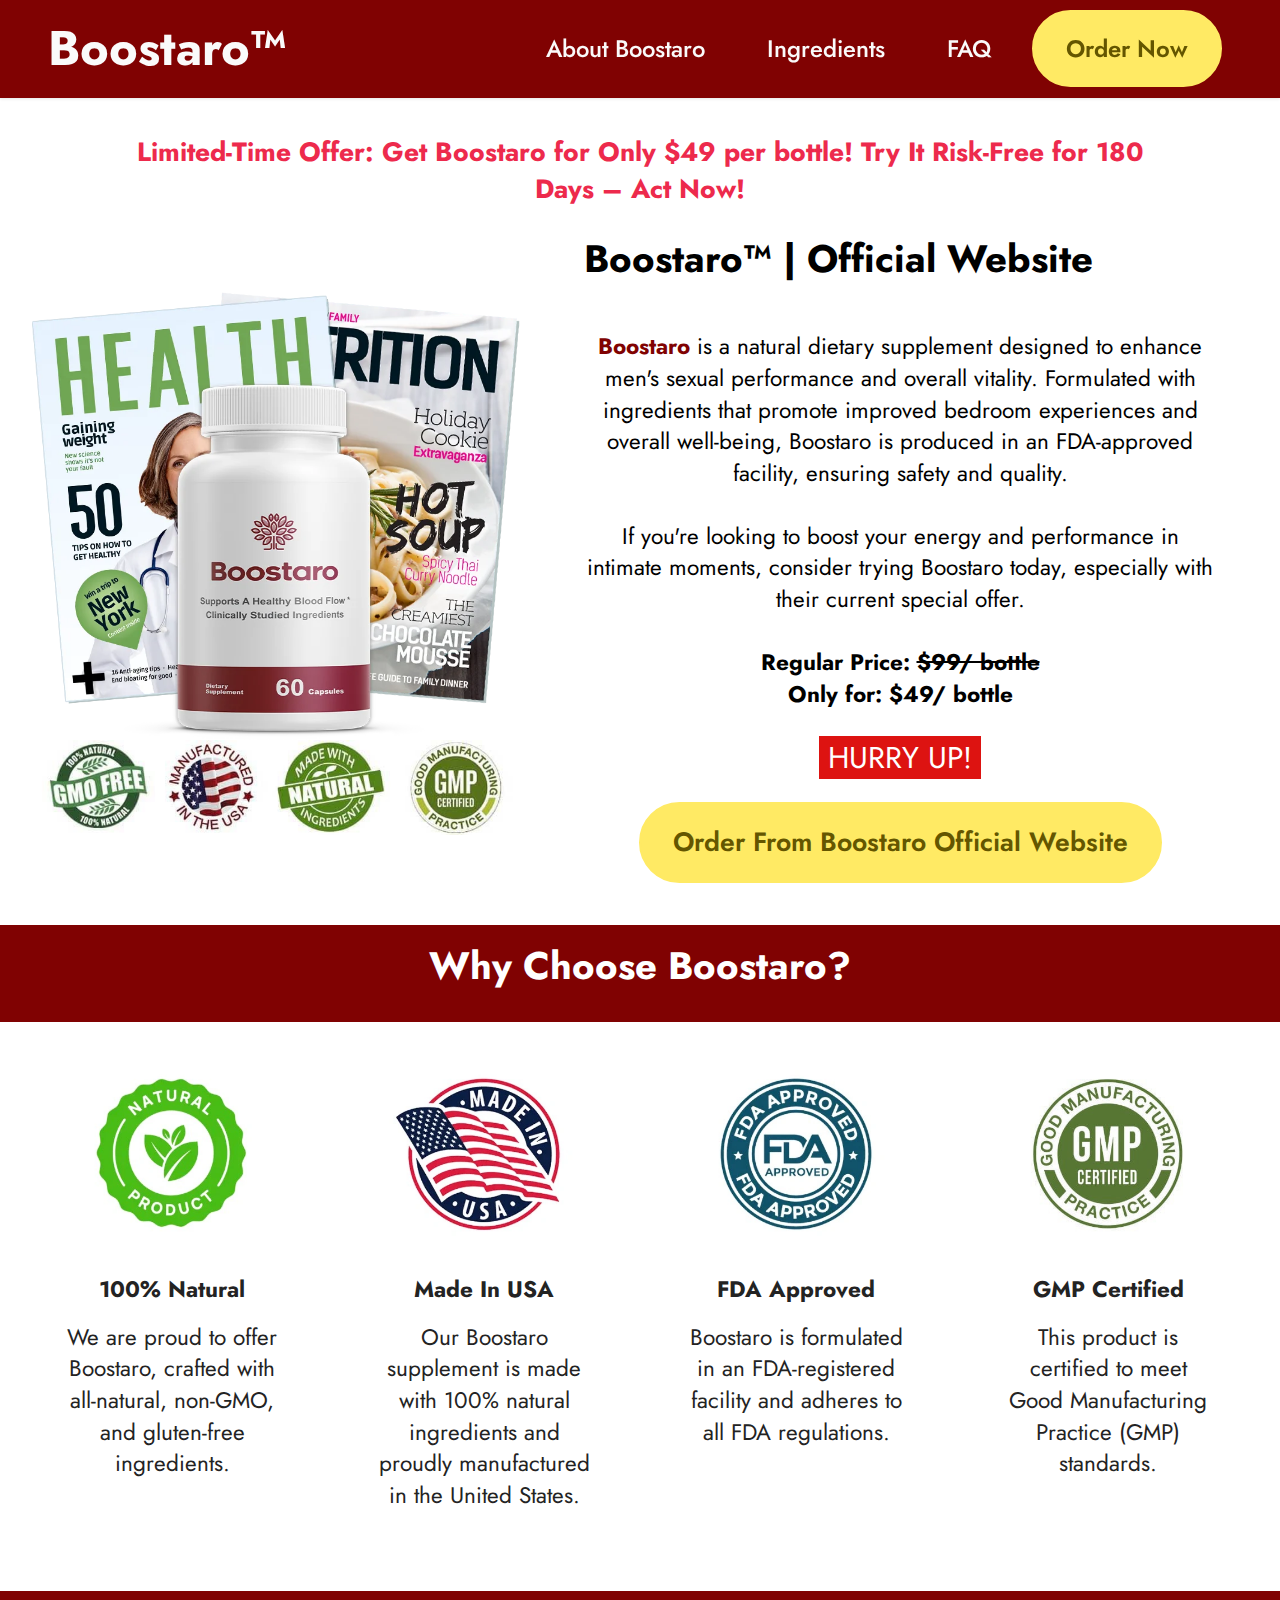
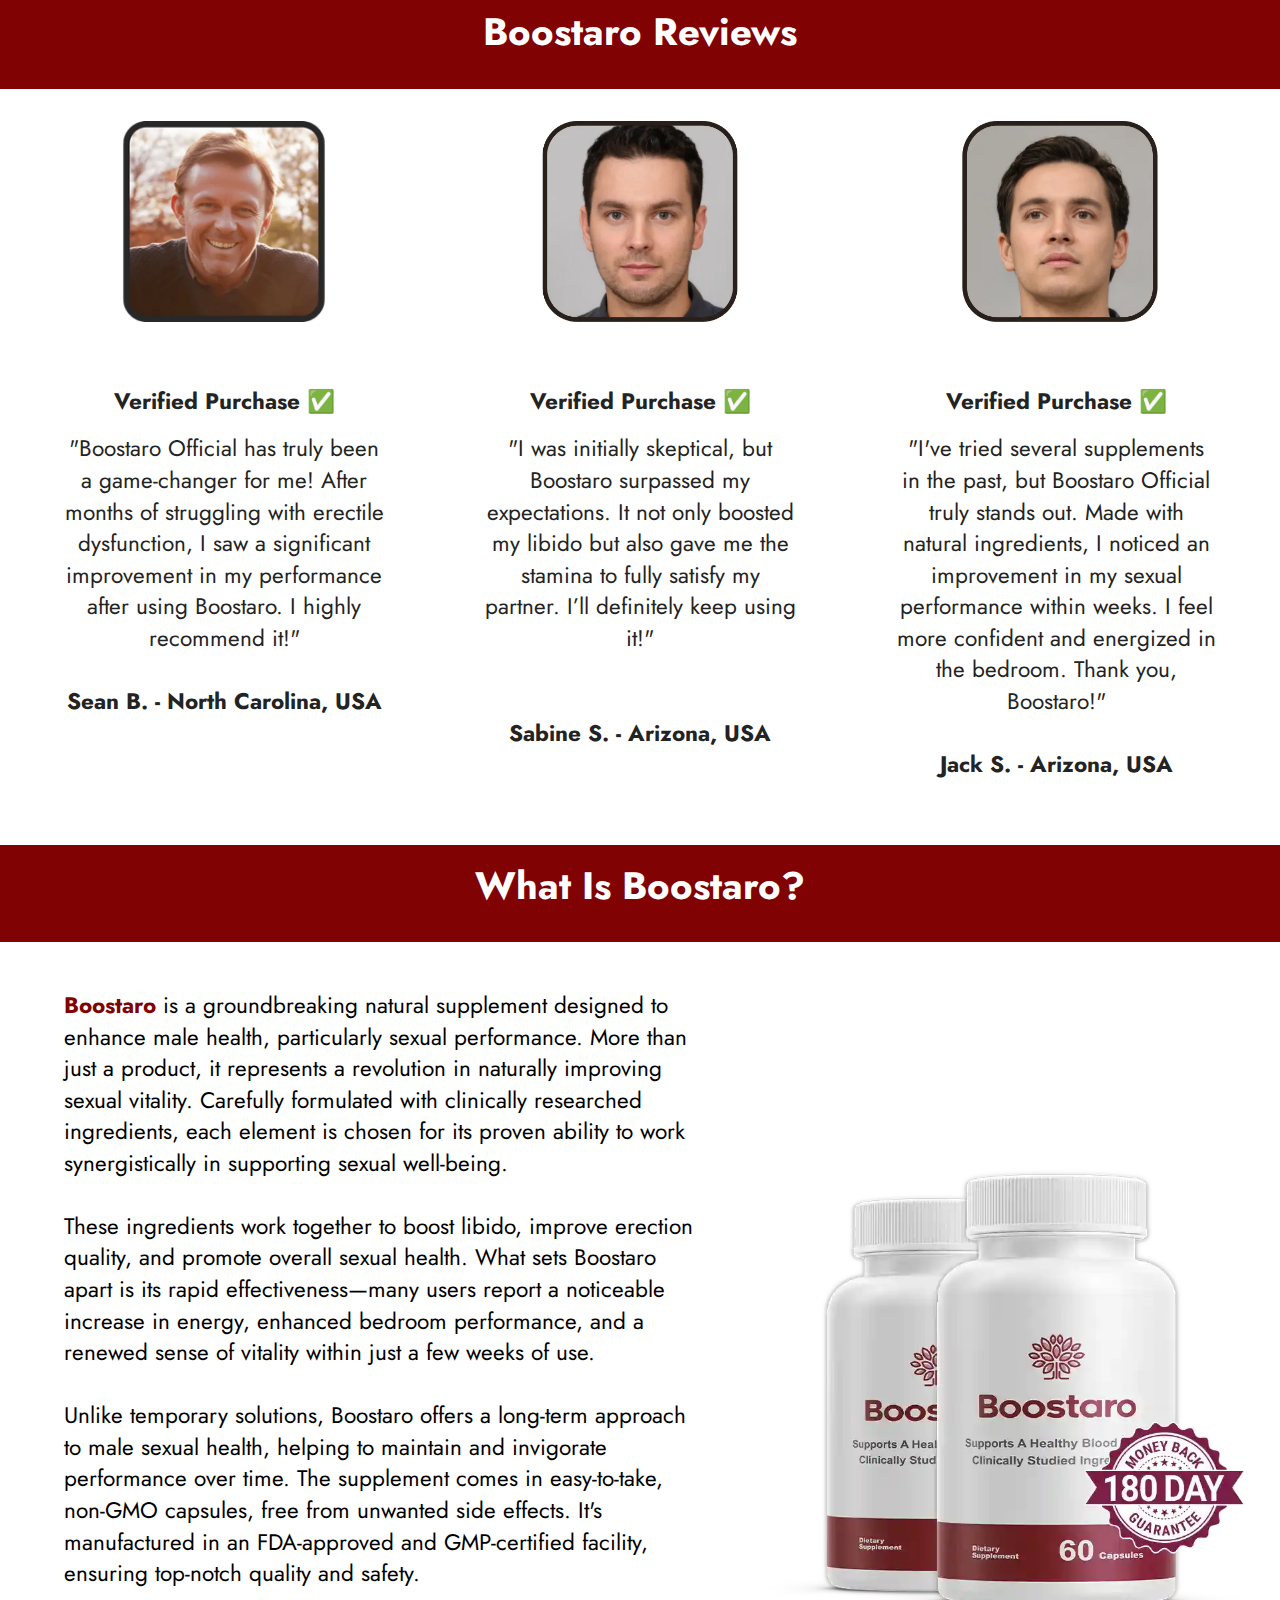
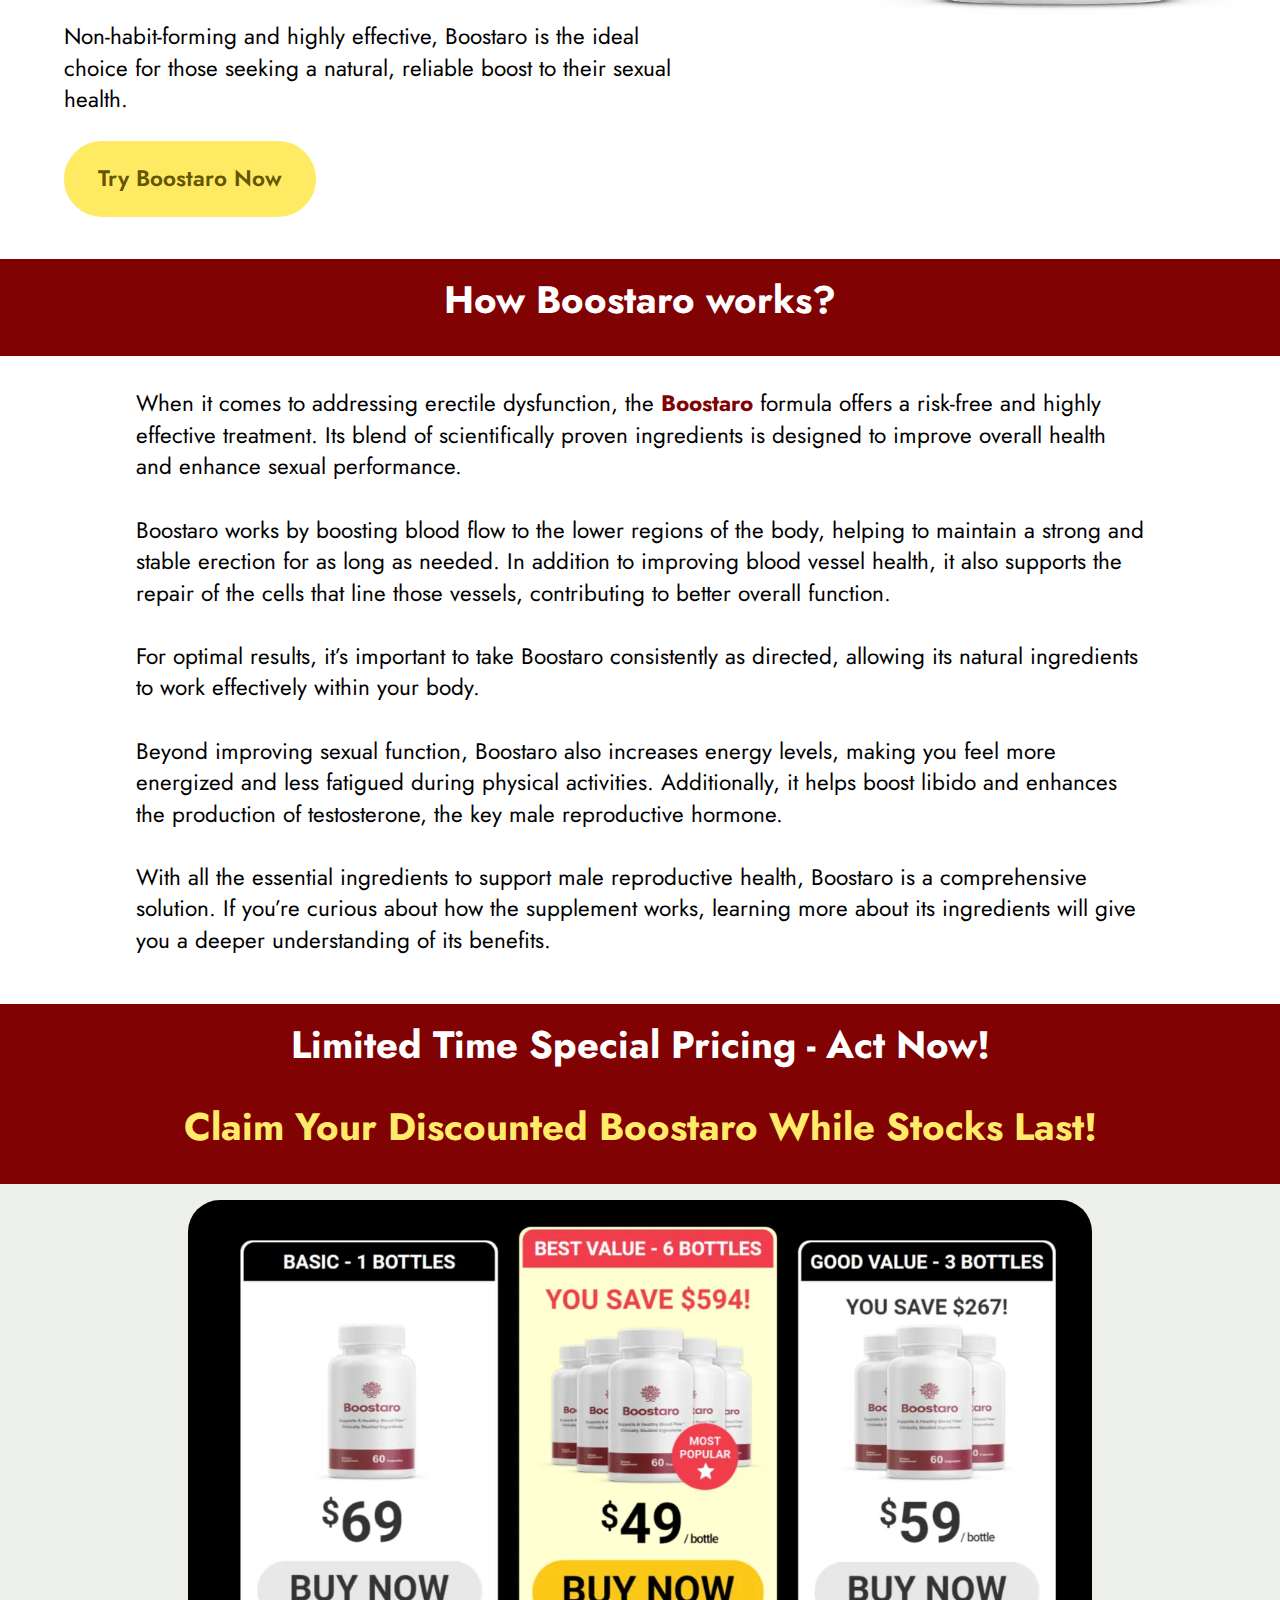
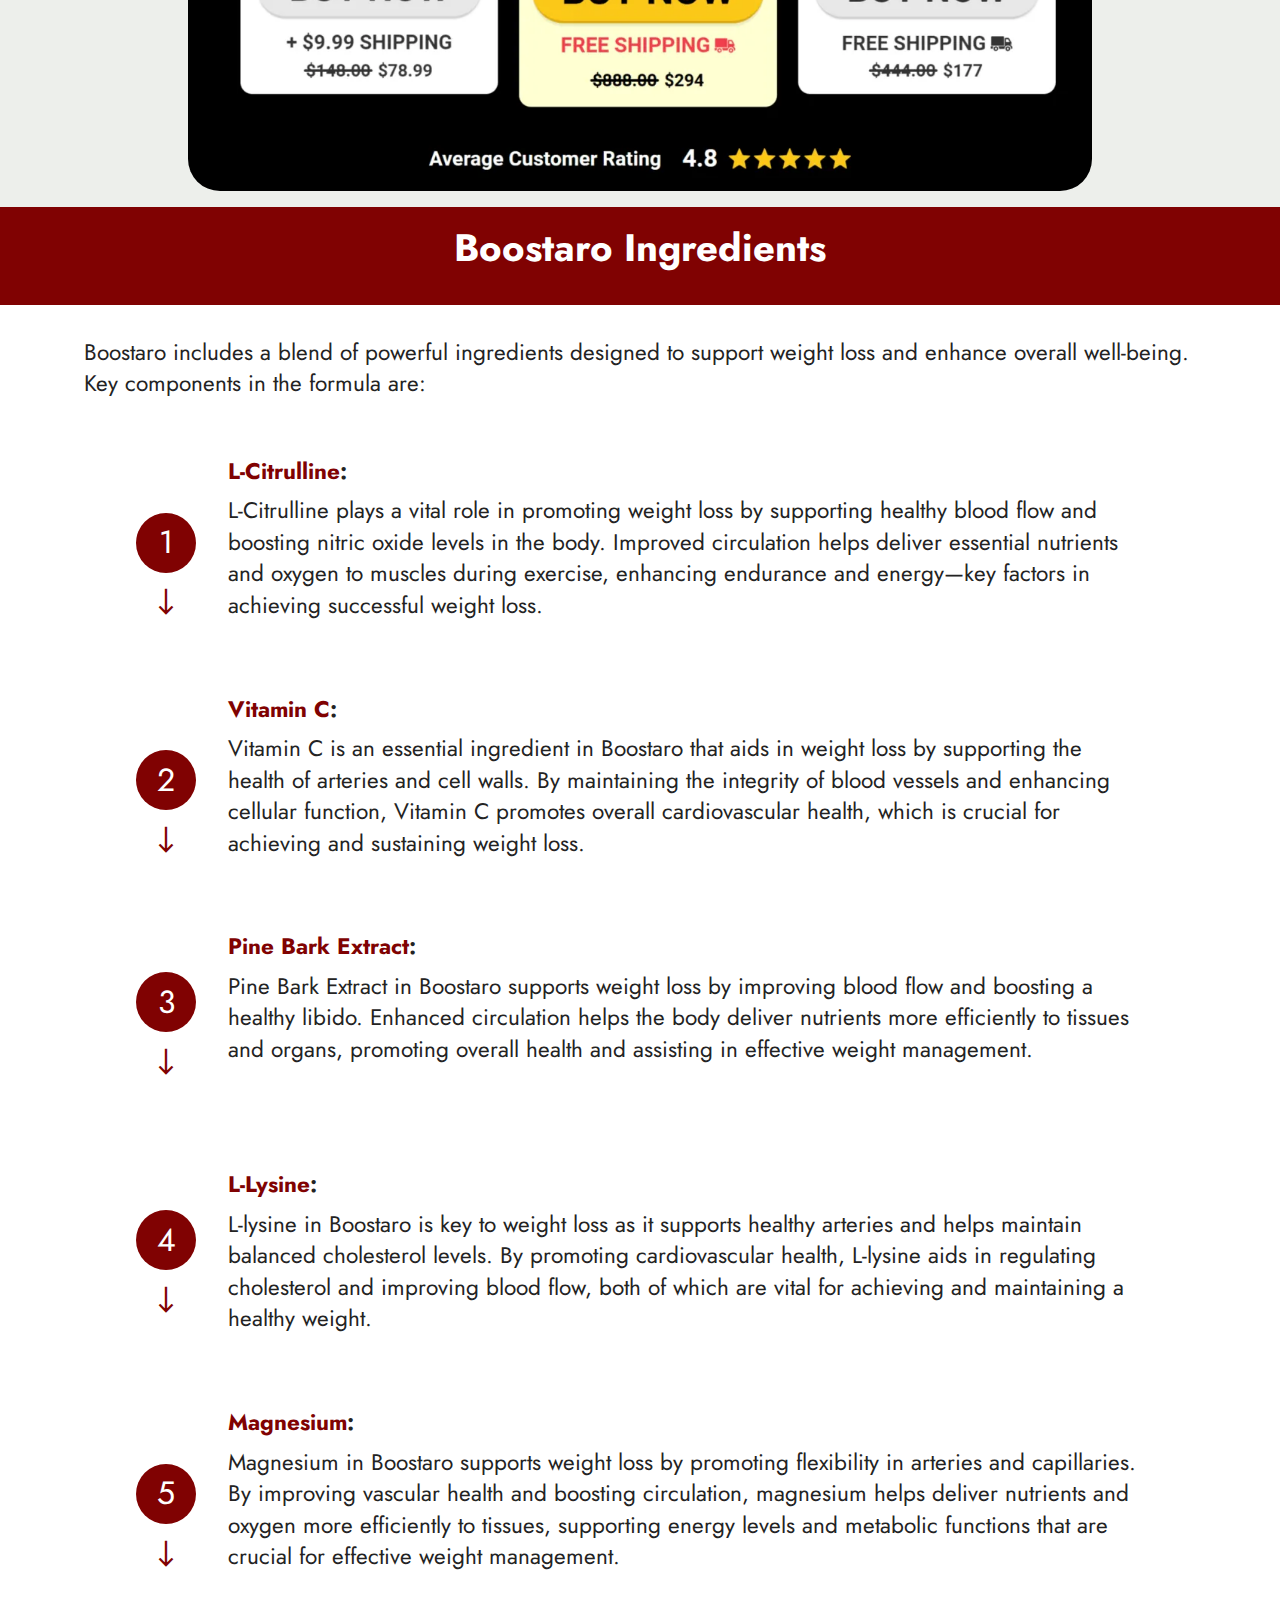
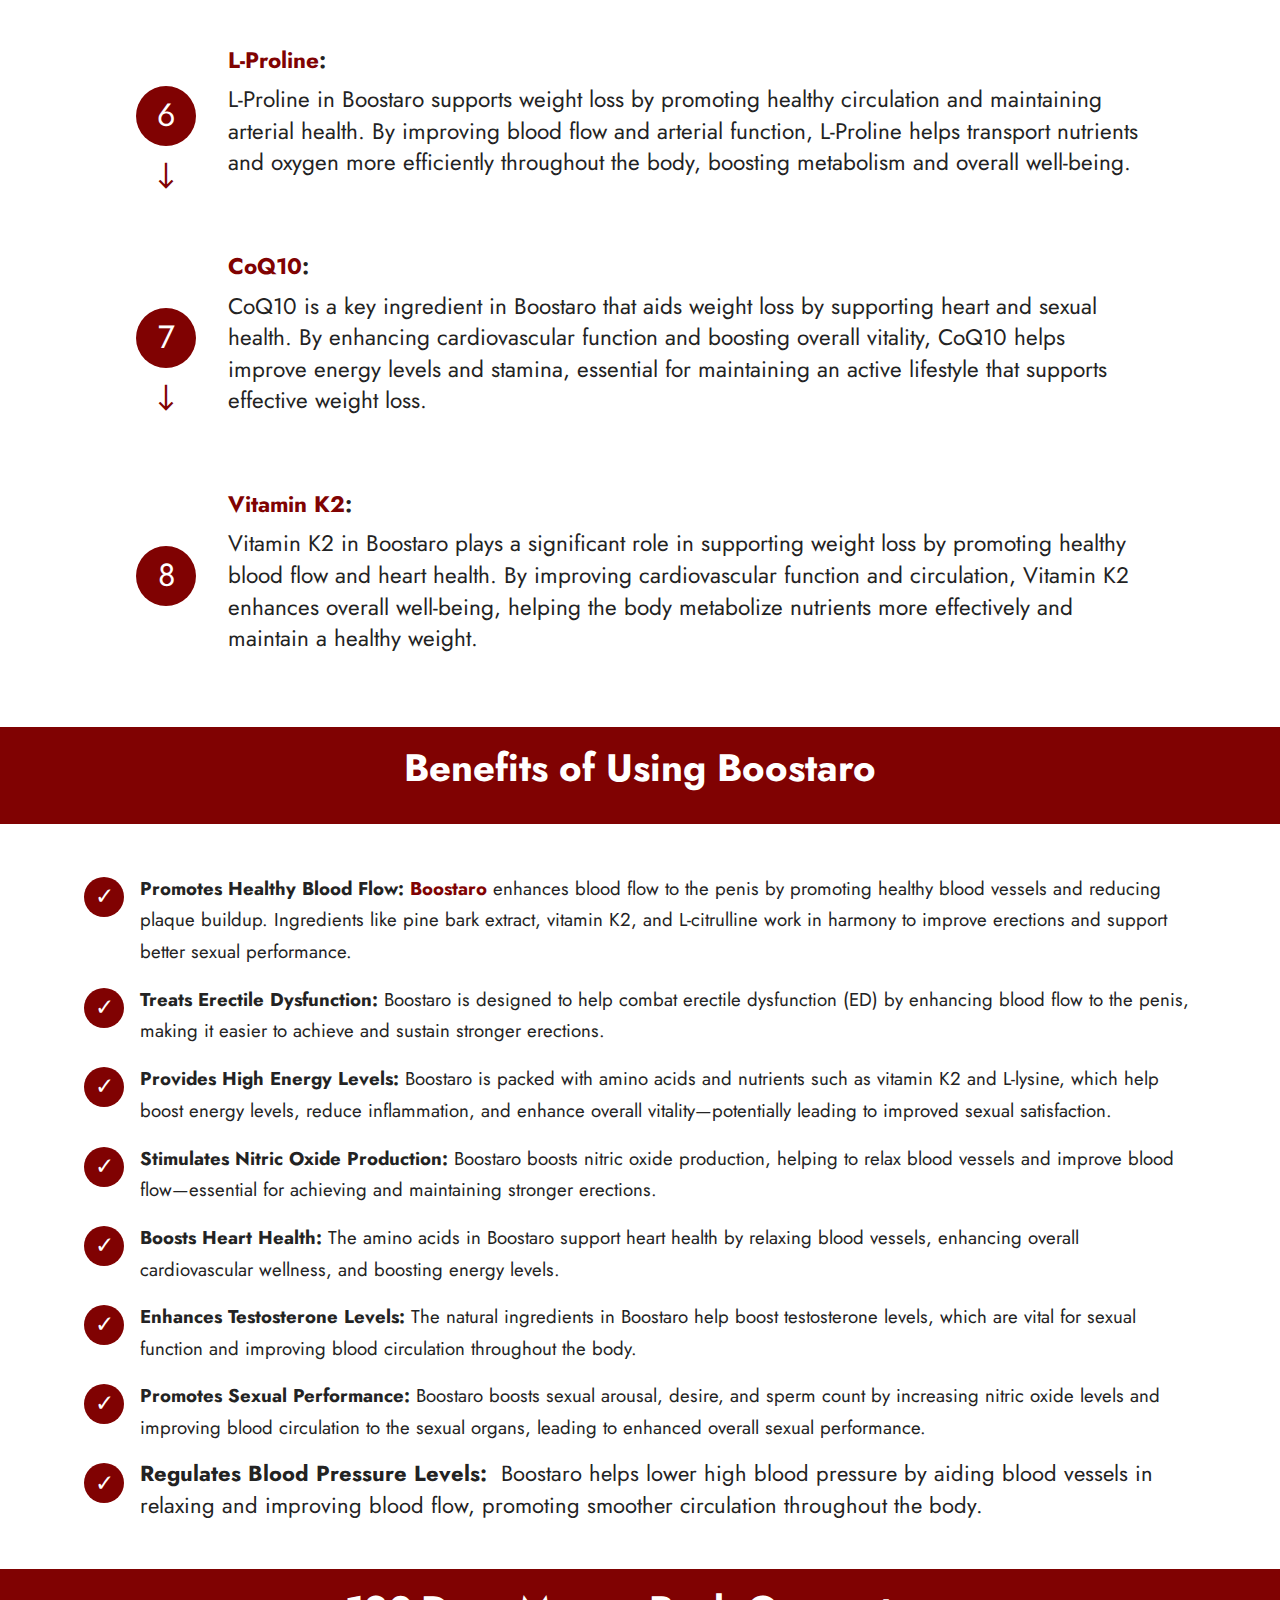
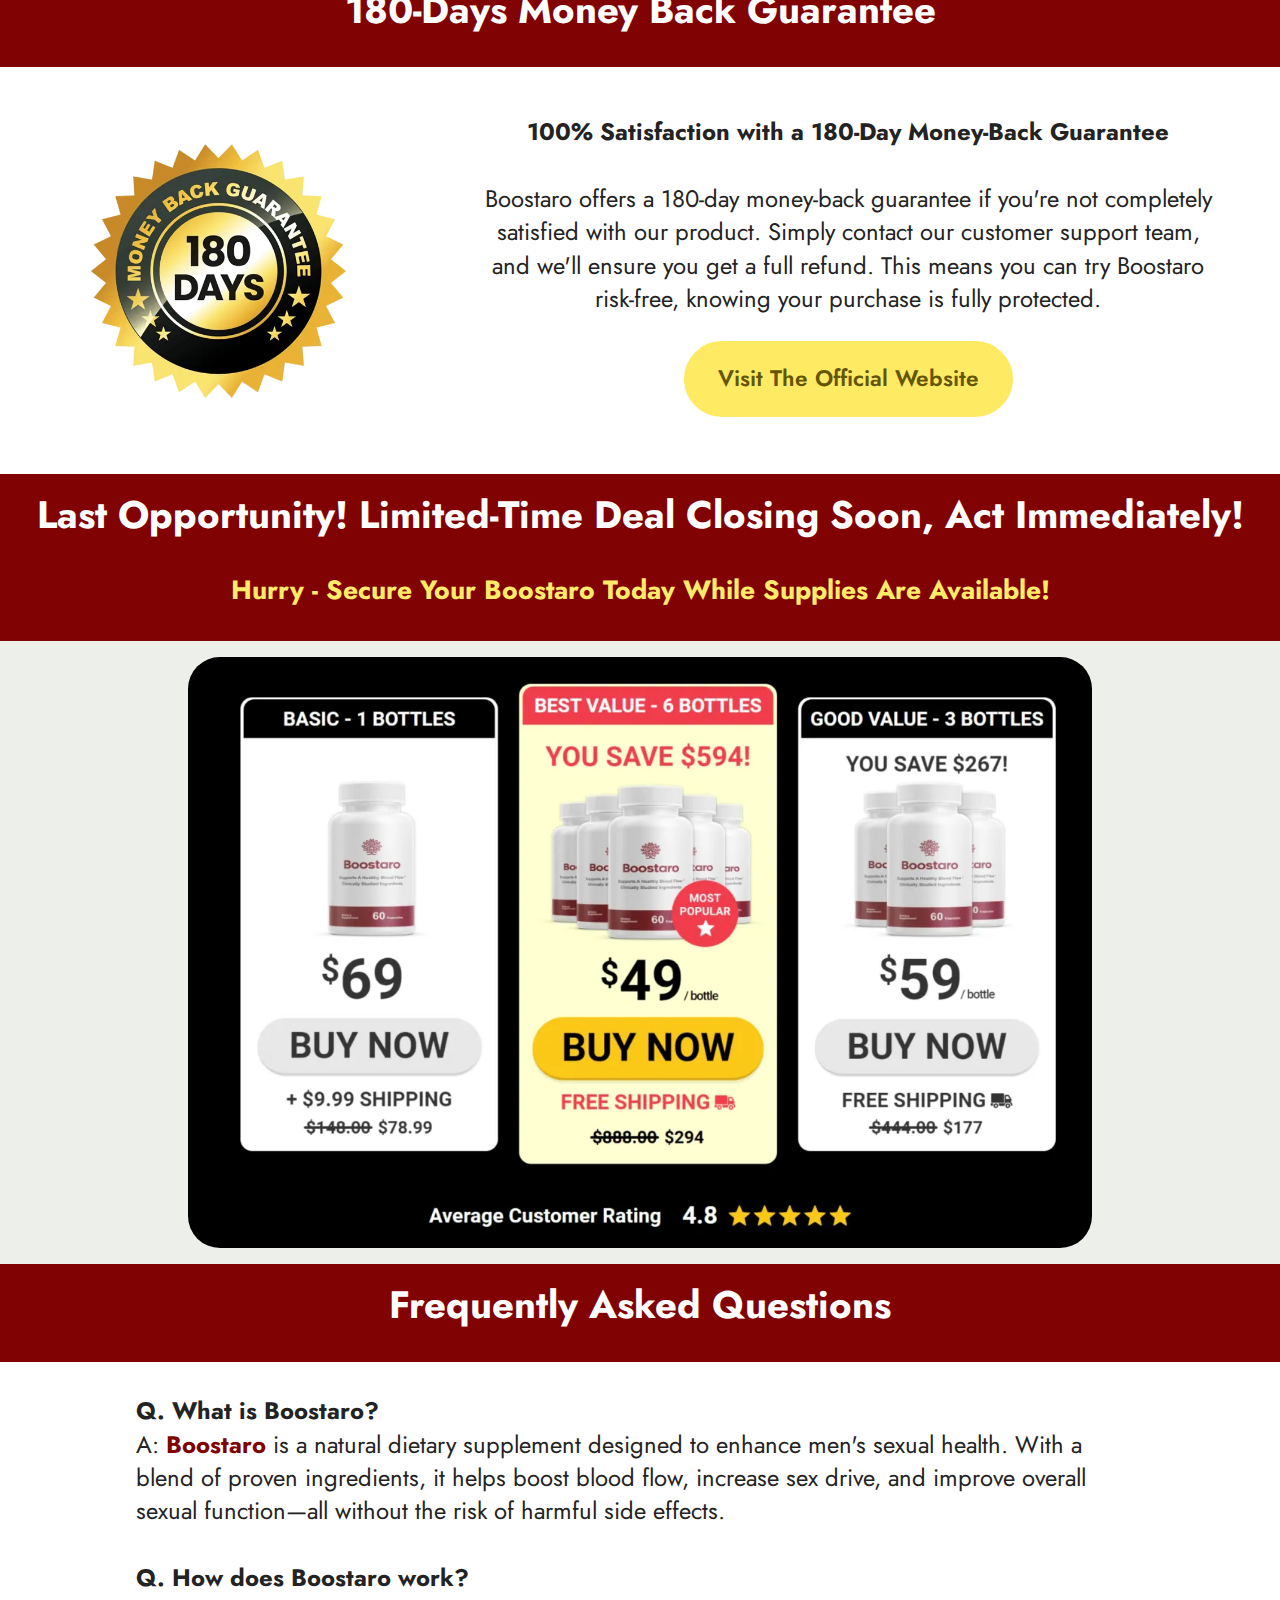
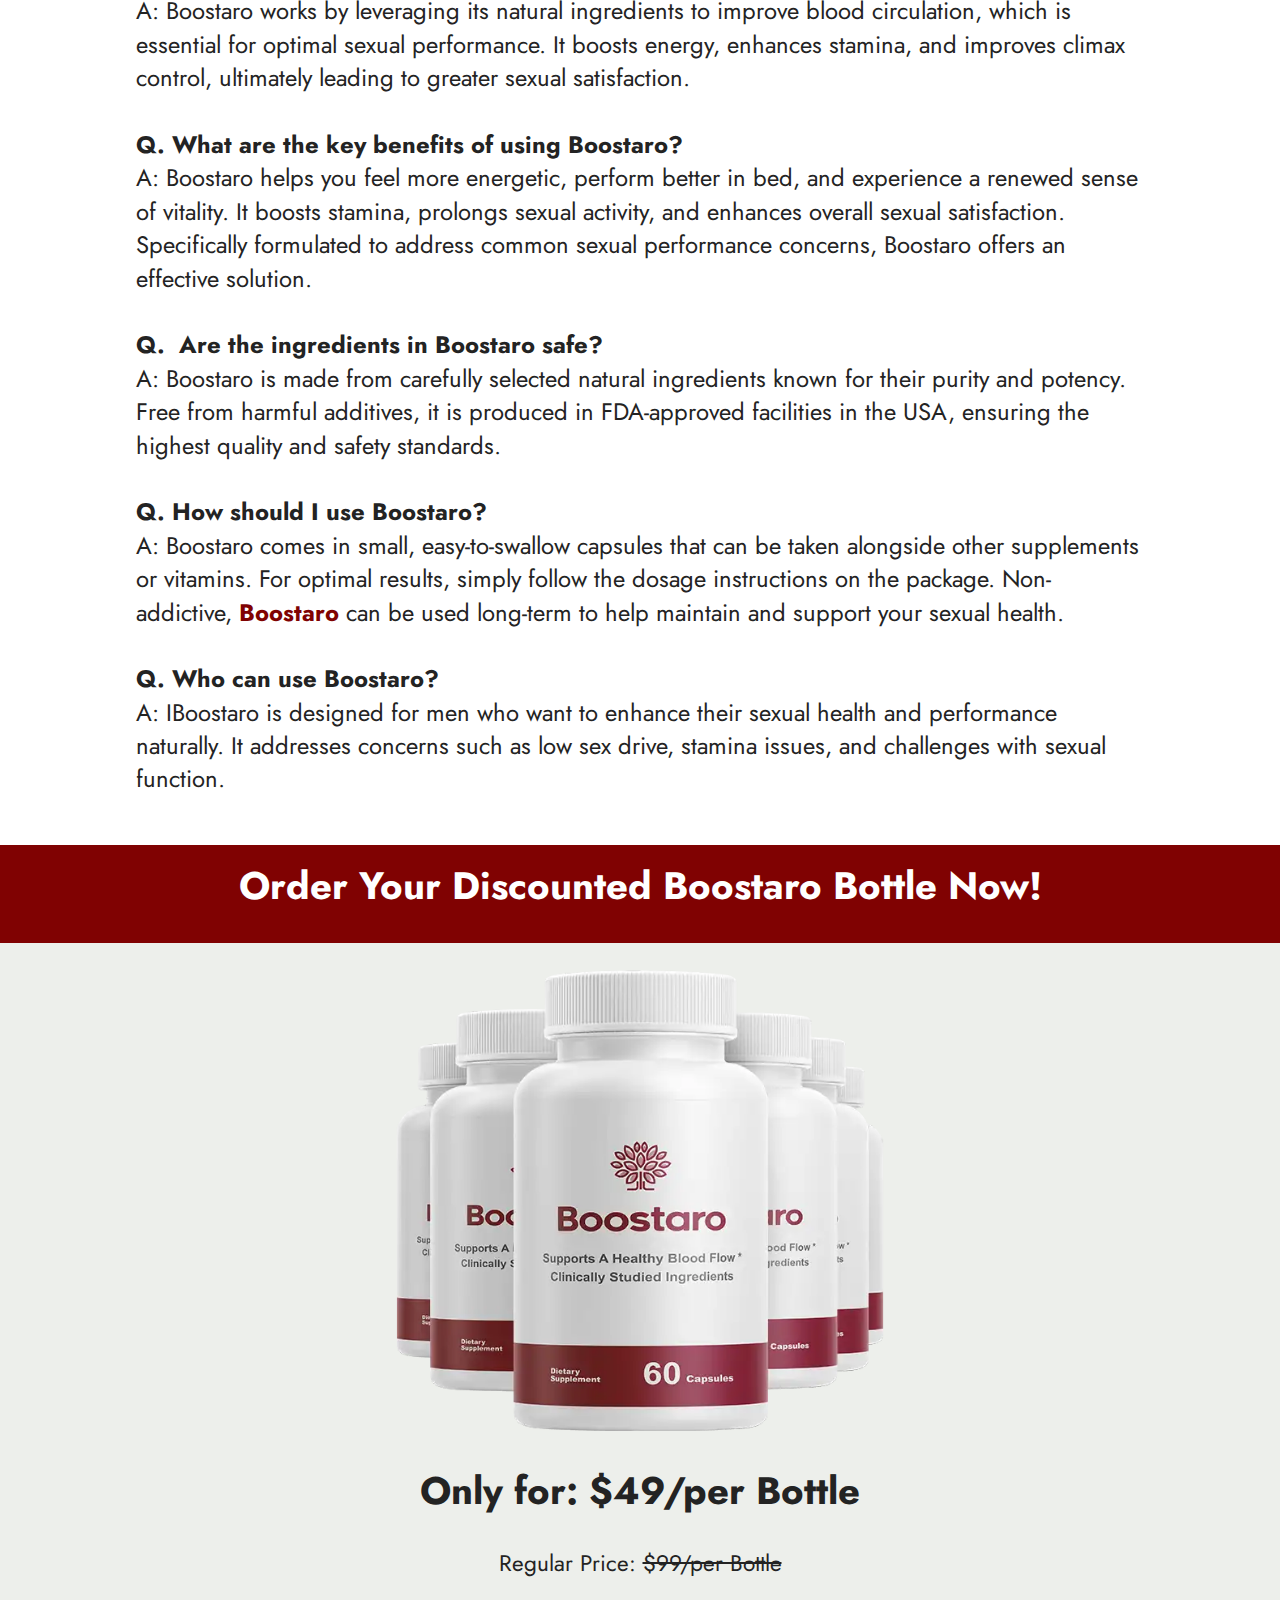
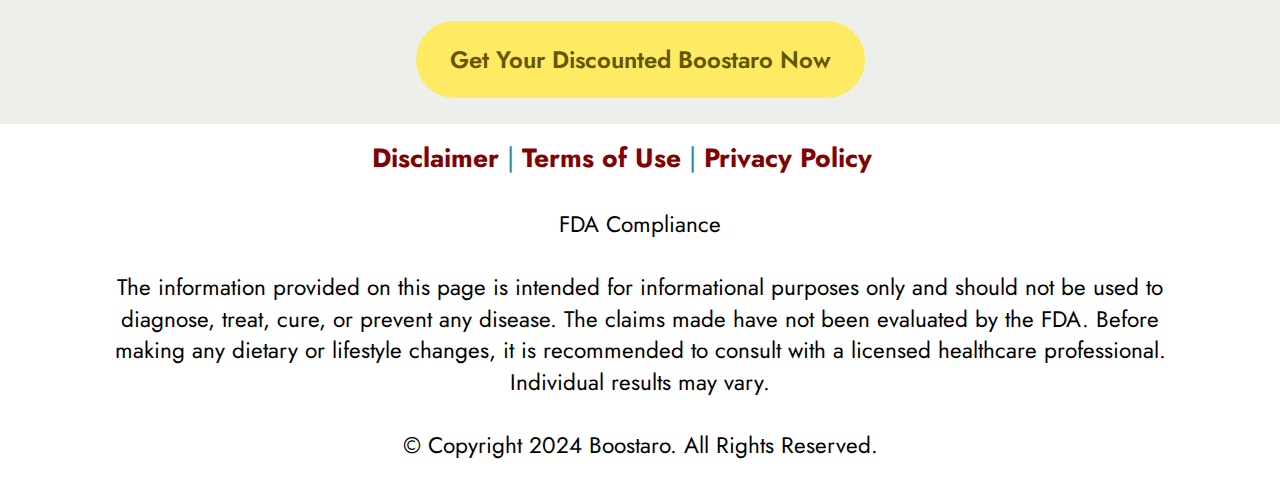
<file: index.html>
<!DOCTYPE html>
<html  lang="en-US">
<head>
  
  <meta charset="UTF-8">
  <meta http-equiv="X-UA-Compatible" content="IE=edge">

  
  <meta name="viewport" content="width=device-width, initial-scale=1, minimum-scale=1">
  <link rel="shortcut icon" href="assets/images/boostaro-1.webp" type="image/x-icon">
  <meta name="description" content="Boostaro® - for just $49/bottle—Visit the official website to enhance male health and sexual performance, discover the best prices and discounts available now!">
  
  <meta name="google-site-verification" content="ehb7smC_tOKRGBi4lMWIRbwiBOOyoAcBw0NjYys-g5o"/>
  <title>Boostaro® - $49/bottle | Official Website | Men's Sexual Booster</title>
  <link rel="stylesheet" href="assets/web/assets/mobirise-icons2/mobirise2.css">
  <link rel="stylesheet" href="assets/bootstrap/css/bootstrap.min.css">
  <link rel="stylesheet" href="assets/bootstrap/css/bootstrap-grid.min.css">
  <link rel="stylesheet" href="assets/bootstrap/css/bootstrap-reboot.min.css">
  <link rel="stylesheet" href="assets/dropdown/css/style.css">
  <link rel="stylesheet" href="assets/socicon/css/styles.css">
  <link rel="stylesheet" href="assets/theme/css/style.css">
  <link rel="preload" href="https://fonts.googleapis.com/css?family=Jost:100,200,300,400,500,600,700,800,900,100i,200i,300i,400i,500i,600i,700i,800i,900i&display=swap" as="style" onload="this.onload=null;this.rel='stylesheet'">
  <noscript><link rel="stylesheet" href="https://fonts.googleapis.com/css?family=Jost:100,200,300,400,500,600,700,800,900,100i,200i,300i,400i,500i,600i,700i,800i,900i&display=swap"></noscript>
  <link rel="preload" as="style" href="assets/mobirise/css/mbr-additional.css?v=Jbx9Da"><link rel="stylesheet" href="assets/mobirise/css/mbr-additional.css?v=Jbx9Da" type="text/css">

  
  <script type="application/ld+json">
   {

  "@context": "https://schema.org/", 

  "@type": "Product", 

  "name": "Boostaro",

  "image": "https://boostaro-live.netlify.app//assets/images/boostaro.webp,

  "description": "Boostaro is a natural dietary supplement designed to enhance men's sexual performance and overall vitality.",

  "brand": {

    "@type": "Brand",

    "name": "Boostaro"

  },

  "sku": "",

  "offers": {

    "@type": "Offer",

    "url": "https://boostaro-live.netlify.app/   ",

    "priceCurrency": "USD",

    "price": "69",

    "priceValidUntil": "2029-12-01",

    "availability": "https://schema.org/InStock",

    "itemCondition": "https://schema.org/NewCondition"

  },

  "aggregateRating": {

    "@type": "AggregateRating",

    "ratingValue": "5",

    "bestRating": "5",

    "worstRating": "4",

    "ratingCount": "98960"

  }

}

{

  "@context": "https://schema.org",

  "@type": "Organization",

  "name": "Boostaro",

  "alternateName": "Boostaro Official Website",

  "url": "https://boostaro-live.netlify.app/   ",

  "logo": "https://boostaro-live.netlify.app//assets/images/boostaro.webp,

  "contactPoint": {

    "@type": "ContactPoint",

    "telephone": "1-800-888-8778",

    "contactType": "technical support",

    "contactOption": "TollFree",

    "areaServed": "US",

    "availableLanguage": "en"

  },


}
  </script>

  <meta name="keywords" content="Boostaro, Boostaro reviews, Boostaro male health, Buy Boostaro original, Boostaro Buy, Boostaro official, Boostaro ingredients, Boostaro official website, Boostaro benefits, Boostaro supplement, Boostaro official site" />
<meta http-equiv="content-language" content="en-US">
<base href="">  
<link rel="canonical" href="https://boostaro-live.netlify.app/   " />
<meta name="robots" content="follow, index, max-snippet:-1, max-video-preview:-1, max-image-preview:large"/>
<meta property="og:type" content="website" />
<meta property="og:title" content="Boostaro® - $49/bottle | Official Website | Men's Sexual Booster " />
<meta property="og:description" content="Boostaro® - for just $49/bottle—Visit the official website to enhance male health and sexual performance, discover the best prices and discounts available now!" />
<meta property="og:url" content="https://boostaro-live.netlify.app/   " />
<meta property="og:image" content="https://boostaro-live.netlify.app//assets/images/boostaro.webp />
<meta property="og:site_name" content="Boostaro" />
</head>
<body>
  
  <section data-bs-version="5.1" class="menu menu2 cid-ucqXxzp51l" once="menu" id="Boostaro">
    
    <nav class="navbar navbar-dropdown navbar-fixed-top navbar-expand-lg">
        <div class="container">
            <div class="navbar-brand">
                
                <span class="navbar-caption-wrap"><a class="navbar-caption text-white text-primary display-1" href="https://cctvprod.com/rbs1?iclid={gclid}">Boostaro™&nbsp;<br></a></span>
            </div>
            <button class="navbar-toggler" type="button" data-toggle="collapse" data-bs-toggle="collapse" data-target="#navbarSupportedContent" data-bs-target="#navbarSupportedContent" aria-controls="navbarNavAltMarkup" aria-expanded="false" aria-label="Toggle navigation">
                <div class="hamburger">
                    <span></span>
                    <span></span>
                    <span></span>
                    <span></span>
                </div>
            </button>
            <div class="collapse navbar-collapse" id="navbarSupportedContent">
                <ul class="navbar-nav nav-dropdown" data-app-modern-menu="true"><li class="nav-item"><a class="nav-link link text-white text-primary display-4" href="index.html#what-isBoostaro">
                            About Boostaro<br></a></li>
                    <li class="nav-item"><a class="nav-link link text-white text-primary display-4" href="index.html#Ingredients-of-Boostaro">
                            Ingredients</a></li>
                    <li class="nav-item"><a class="nav-link link text-white text-primary display-4" href="index.html#Frequently-Asked-Questions">FAQ</a>
                    </li></ul>
                
                <div class="navbar-buttons mbr-section-btn"><a class="btn btn-danger display-4" href="https://cctvprod.com/rbs1?iclid={gclid}">
                        Order Now</a></div>
            </div>
        </div>
    </nav>
</section>

<section data-bs-version="5.1" class="content6 cid-unELxAHb96" id="Boostaro-offer">
    
    <div class="container">
        <div class="row justify-content-center">
            <div class="col-md-12 col-lg-10">
                <hr class="line">
                <p class="mbr-text align-center mbr-fonts-style my-4 display-5"><strong>Limited-Time Offer: Get&nbsp;Boostaro&nbsp;for Only $49 per bottle! Try It Risk-Free for 180 Days – Act Now!</strong><br></p>
                <hr class="line">
            </div>
        </div>
    </div>
</section>

<section data-bs-version="5.1" class="header11 cid-ucqXB9Huy7" id="Boostaro-">

    

    
    

    <div class="container">
        <div class="row justify-content-center">
            <div class="col-12 col-md-5 image-wrapper">
                <img class="w-100" src="assets/images/boostaro.webp" alt="Boostaro">
               
                <img class="w-70" src="assets/images/beliv-drops-763x148.jpg" alt="cards">

            </div>
            <div class="col-12 col-md">
                <div class="text-wrapper text-center">
                    <h1 class="mbr-section-title mbr-fonts-style mb-3 display-2"><strong>Boostaro™ | Official Website</strong><strong><br></strong></h1>
                    <p class="mbr-text mbr-fonts-style display-7"><br><a href="https://boostaro-live.netlify.app/" class="text-primary"><strong>Boostaro</strong></a> is a natural dietary supplement designed to enhance men's sexual performance and overall vitality. Formulated with ingredients that promote improved bedroom experiences and overall well-being, Boostaro is produced in an FDA-approved facility, ensuring safety and quality.<br><br>If you're looking to boost your energy and performance in intimate moments, consider trying Boostaro today, especially with their current special offer.<br><br><strong>Regular Price: <s>$99/ bottle</s></strong><strong><br>Only for: $49/ bottle</strong><br><br>

      
                        
     <font style="background-color:#DD1311; color:#ffffff; font-size: 30px;">&nbsp;HURRY UP!&nbsp;</font>

            
                     
                    </p><div class="mbr-section-btn mt-3"><a class="btn btn-danger display-5" href="https://cctvprod.com/rbs1?iclid={gclid}">Order From Boostaro&nbsp;Official Website<br> </a></div>
                </div>
            </div>
        </div>
    </div>
</section>

<section data-bs-version="5.1" class="content4 cid-ucr43lqGJO" id="Why-did-we-choose-Boostaro">
    

    
    
    <div class="container">
        <div class="row justify-content-center">
            <div class="title col-md-12 col-lg-12">
                <h3 class="mbr-section-title mbr-fonts-style align-center mb-4 display-2"><strong>Why Choose Boostaro?</strong></h3>
                
                
            </div>
        </div>
    </div>
</section>

<section data-bs-version="5.1" class="gallery3 cid-ucr5mUnBLX" id="Proven">
    
    
    <div class="container-fluid">
        
        <div class="row mt-4">
            
            
            <div class="item features-image сol-12 col-md-6 col-lg-3 active">
                <div class="item-wrapper">
                    <div class="item-img">
                        <img src="assets/images/natural-ingredients-1.webp" alt="100% Natural" data-slide-to="0" data-bs-slide-to="0">
                    </div>
                    <div class="item-content">
                        
                        <h6 class="item-subtitle mbr-fonts-style mt-1 display-7"><strong>100% Natural</strong></h6>
                        <p class="mbr-text mbr-fonts-style mt-3 display-7">We are proud to offer Boostaro, crafted with all-natural, non-GMO, and gluten-free ingredients.<br></p>
                    </div>
                    
                </div>
            </div><div class="item features-image сol-12 col-md-6 col-lg-3">
                <div class="item-wrapper">
                    <div class="item-img">
                        <img src="assets/images/made-in-usa-1.webp" alt="Made In USA" data-slide-to="1" data-bs-slide-to="1">
                    </div>
                    <div class="item-content">
                        
                        <h6 class="item-subtitle mbr-fonts-style mt-1 display-7"><strong>Made In USA</strong></h6>
                        <p class="mbr-text mbr-fonts-style mt-3 display-7">Our Boostaro supplement is made with 100% natural ingredients and proudly manufactured in the United States.<br></p>
                    </div>
                    
                </div>
            </div>
            <div class="item features-image сol-12 col-md-6 col-lg-3">
                <div class="item-wrapper">
                    <div class="item-img">
                        <img src="assets/images/fda-approved-1.webp" alt="FDA Approved" title="" data-slide-to="3" data-bs-slide-to="3">
                    </div>
                    <div class="item-content">
                        
                        <h6 class="item-subtitle mbr-fonts-style mt-1 display-7"><strong>FDA Approved</strong></h6>
                        <p class="mbr-text mbr-fonts-style mt-3 display-7">Boostaro is formulated in an FDA-registered facility and adheres to all FDA regulations.<br></p>
                    </div>
                    
                </div>
            </div><div class="item features-image сol-12 col-md-6 col-lg-3">
                <div class="item-wrapper">
                    <div class="item-img">
                        <img src="assets/images/gmp-certifie-500x300.jpg" alt="GMP Certified">
                    </div>
                    <div class="item-content">
                        
                        <h6 class="item-subtitle mbr-fonts-style mt-1 display-7"><strong style="">GMP Certified</strong></h6>
                        <p class="mbr-text mbr-fonts-style mt-3 display-7">This product is certified to meet Good Manufacturing Practice (GMP) standards.<br><br></p>
                    </div>
                    
                </div>
            </div>
        </div>
    </div>
</section>

<section data-bs-version="5.1" class="content4 cid-ucr73Z0TIn" id="Boostaro-Reviews-Of-Real-Users">
    

    
    
    <div class="container">
        <div class="row justify-content-center">
            <div class="title col-md-12 col-lg-12">
                <h3 class="mbr-section-title mbr-fonts-style align-center mb-4 display-2"><strong>Boostaro Reviews</strong></h3>
                
                
            </div>
        </div>
    </div>
</section>

<section data-bs-version="5.1" class="team1 cid-unGrIRB2he" id="Boostaro-users">
    

    
    
    <div class="container">
        <div class="row justify-content-center">
            
            <div class="item features-image mb-4 col-12 col-md-4">
                <div class="item-wrapper">
                    <div class="image-wrap">
                        <img src="assets/images/out-30-816x428.webp" alt="Boostaro-Reviews">
                    </div>
                    <div class="content-wrap">
                        
                        <h6 class="mbr-role mbr-fonts-style align-center mb-3 display-7"><div><br></div><div><strong>Verified Purchase ✅</strong></div></h6>
                        <p class="card-text mbr-fonts-style align-center display-7">"Boostaro Official has truly been a game-changer for me! After months of struggling with erectile dysfunction, I saw a significant improvement in my performance after using Boostaro. I highly recommend it!"<br><br><strong>Sean B. - North Carolina, USA</strong><br>
                        </p>
                        
                        
                    </div>
                </div>
            </div>

            <div class="item features-image mb-4 col-12 col-md-4">
                <div class="item-wrapper">
                    <div class="image-wrap">
                        <img src="assets/images/8e2274c0044055a6935b6b779aa5037c-1200.webp" alt="Boostaro-Reviews">
                    </div>
                    <div class="content-wrap">
                        
                        <h6 class="mbr-role mbr-fonts-style align-center mb-3 display-7"><div><br></div><div><strong>Verified Purchase ✅</strong></div></h6>
                        <p class="card-text mbr-fonts-style align-center display-7">"I was initially skeptical, but Boostaro surpassed my expectations. It not only boosted my libido but also gave me the stamina to fully satisfy my partner. I’ll definitely keep using it!"<br><br><br><strong>Sabine S. - Arizona, USA</strong><br>
                        </p>
                        
                        
                    </div>
                </div>
            </div>
            
            <div class="item features-image mb-4 col-12 col-md-4">
                <div class="item-wrapper">
                    <div class="image-wrap">
                        <img src="assets/images/e11eb460345b57d79ba69c1f30379835-1200.webp" alt="Boostaro-Reviews">
                    </div>
                    <div class="content-wrap">
                        
                        <h6 class="mbr-role mbr-fonts-style align-center mb-3 display-7"><div><br></div><div><strong>Verified Purchase ✅</strong></div></h6>
                        <p class="card-text mbr-fonts-style align-center display-7">"I've tried several supplements in the past, but Boostaro Official truly stands out. Made with natural ingredients, I noticed an improvement in my sexual performance within weeks. I feel more confident and energized in the bedroom. Thank you, Boostaro!"<br><br><strong>Jack S. - Arizona, USA</strong><br>
                        </p>
                        
                        
                    </div>
                </div>
            </div>
        </div>
    </div>
</section>

<section data-bs-version="5.1" class="content4 cid-ucr75cDxjt" id="What-Is-TheBoostaro?">
    

    
    
    <div class="container">
        <div class="row justify-content-center">
            <div class="title col-md-12 col-lg-12">
                <h3 class="mbr-section-title mbr-fonts-style align-center mb-4 display-2"><strong>What Is Boostaro?</strong></h3>
                
                
            </div>
        </div>
    </div>
</section>

<section data-bs-version="5.1" class="header11 cid-ucr7V87bn4" id="what-isBoostaro">

    

    
    

    <div class="container">
        <div class="row justify-content-center">
            <div class="col-12 col-md-5 image-wrapper">
                <img class="w-100" src="assets/images/boostaro-supplement.webp" alt="what is Boostaro™  ?">
                
            </div>
            <div class="col-12 col-md">
                <div class="text-wrapper text-center">
                    
                    <p class="mbr-text mbr-fonts-style display-7"><br><a href="https://boostaro-live.netlify.app/" class="text-primary"><strong>Boostaro</strong></a> is a groundbreaking natural supplement designed to enhance male health, particularly sexual performance. More than just a product, it represents a revolution in naturally improving sexual vitality. Carefully formulated with clinically researched ingredients, each element is chosen for its proven ability to work synergistically in supporting sexual well-being.<br><br>These ingredients work together to boost libido, improve erection quality, and promote overall sexual health. What sets Boostaro apart is its rapid effectiveness—many users report a noticeable increase in energy, enhanced bedroom performance, and a renewed sense of vitality within just a few weeks of use.<br><br>Unlike temporary solutions, Boostaro offers a long-term approach to male sexual health, helping to maintain and invigorate performance over time. The supplement comes in easy-to-take, non-GMO capsules, free from unwanted side effects. It's manufactured in an FDA-approved and GMP-certified facility, ensuring top-notch quality and safety.<br><br>Non-habit-forming and highly effective, Boostaro is the ideal choice for those seeking a natural, reliable boost to their sexual health.<br></p>
                    <div class="mbr-section-btn mt-3"><a class="btn btn-danger display-7" href="https://cctvprod.com/rbs1?iclid={gclid}">Try Boostaro Now</a></div>
                </div>
            </div>
        </div>
    </div>
</section>

<section data-bs-version="5.1" class="content4 cid-ucr8p9y15x" id="How-Does-Boostaro-Works">
    

    
    
    <div class="container">
        <div class="row justify-content-center">
            <div class="title col-md-12 col-lg-12">
                <h3 class="mbr-section-title mbr-fonts-style align-center mb-4 display-2"><strong>How Boostaro works?</strong></h3>
                
                
            </div>
        </div>
    </div>
</section>

<section data-bs-version="5.1" class="content5 cid-ucr8S3sojN" id="work">
    
    <div class="container">
        <div class="row justify-content-center">
            <div class="col-md-12 col-lg-10">
                
                
                <p class="mbr-text mbr-fonts-style display-7">When it comes to addressing erectile dysfunction, the <a href="https://boostaro-live.netlify.app/" class="text-primary"><strong>Boostaro</strong></a> formula offers a risk-free and highly effective treatment. Its blend of scientifically proven ingredients is designed to improve overall health and enhance sexual performance.<br><br>Boostaro works by boosting blood flow to the lower regions of the body, helping to maintain a strong and stable erection for as long as needed. In addition to improving blood vessel health, it also supports the repair of the cells that line those vessels, contributing to better overall function.<br><br>For optimal results, it’s important to take Boostaro consistently as directed, allowing its natural ingredients to work effectively within your body.<br><br>Beyond improving sexual function, Boostaro also increases energy levels, making you feel more energized and less fatigued during physical activities. Additionally, it helps boost libido and enhances the production of testosterone, the key male reproductive hormone.<br><br>With all the essential ingredients to support male reproductive health, Boostaro is a comprehensive solution. If you’re curious about how the supplement works, learning more about its ingredients will give you a deeper understanding of its benefits.<br></p>
            </div>
        </div>
    </div>
</section>

<section data-bs-version="5.1" class="content4 cid-ucr937ed7r" id="Boostaro-pricing1">
    

    
    
    <div class="container">
        <div class="row justify-content-center">
            <div class="title col-md-12 col-lg-12">
                <h3 class="mbr-section-title mbr-fonts-style align-center mb-4 display-2"><strong>Limited Time Special Pricing - Act Now!</strong></h3>
                <h4 class="mbr-section-subtitle align-center mbr-fonts-style mb-4 display-2"><strong>Claim Your Discounted Boostaro While Stocks Last!</strong></h4>
                
            </div>
        </div>
    </div>
</section>

<section data-bs-version="5.1" class="image3 cid-ucr9mXDkPq" id="Boostaro-order-now">
    

    
    

    <div class="container-fluid">
        <div class="row justify-content-center">
            <div class="col-12 col-lg-9">
                <div class="image-wrapper">
                    <a href="https://cctvprod.com/rbs1?iclid={gclid}"><img src="assets/images/0153aa4355c42de7a010615d03d39492-1200.webp" alt="Boostaro pricing"></a>
                    
                </div>
            </div>
        </div>
    </div>
</section>

<section data-bs-version="5.1" class="content4 cid-ucr9JmJvWJ" id="Ingredients-of-Boostaro">
    

    
    
    <div class="container">
        <div class="row justify-content-center">
            <div class="title col-md-12 col-lg-12">
                <h3 class="mbr-section-title mbr-fonts-style align-center mb-4 display-2"><strong>Boostaro Ingredients</strong></h3>
                
                
            </div>
        </div>
    </div>
</section>

<section data-bs-version="5.1" class="features20 cid-unFUIjEX0S" id="Ingredients">

    

    
    
    <div class="container">
        <div class="row justify-content-center">
            <div class="col-md-12 col-lg-11">
                <div class="card-wrapper pb-4">
                    <div class="card-box align-center">
                        
                        <p class="mbr-text mbr-fonts-style mb-4 display-7"><br>Boostaro includes a blend of powerful ingredients designed to support weight loss and enhance overall well-being. Key components in the formula are:<br></p>
                        
                    </div>
                </div>
            </div>
            <div class="col-12 col-md-10">
                <div class="item mbr-flex">
                    <div class="icon-box">
                        <span class="step-number mbr-fonts-style display-5">1</span>
                    </div>
                    <div class="text-box">
                        <h4 class="icon-title card-title mbr-black mbr-fonts-style display-7"><div><strong><a href="https://www.healthline.com/health/l-citrulline#:~:text=L%2Dcitrulline%20is%20a%20nonessential%20amino%20acid%20that%20has%20a,performance%20and%20lowering%20blood%20pressure." class="text-primary" target="_blank"><b>L-Citrulline</b></a>:&nbsp;</strong></div></h4>
                        <h5 class="icon-text mbr-black mbr-fonts-style display-7">L-Citrulline plays a vital role in promoting weight loss by supporting healthy blood flow and boosting nitric oxide levels in the body. Improved circulation helps deliver essential nutrients and oxygen to muscles during exercise, enhancing endurance and energy—key factors in achieving successful weight loss.</h5>
                    </div>
                </div>
                <div class="item mbr-flex">
                    <div class="icon-box">
                        <span class="step-number mbr-fonts-style display-5">2</span>
                    </div>
                    <div class="text-box">
                        <h4 class="icon-title card-title mbr-black mbr-fonts-style display-7"><strong><a href="https://en.wikipedia.org/wiki/Vitamin_C" class="text-primary" target="_blank"><b>Vitamin C</b></a>:</strong></h4>
                        <h5 class="icon-text mbr-black mbr-fonts-style display-7"><div>Vitamin C is an essential ingredient in Boostaro that aids in weight loss by supporting the health of arteries and cell walls. By maintaining the integrity of blood vessels and enhancing cellular function, Vitamin C promotes overall cardiovascular health, which is crucial for achieving and sustaining weight loss.</div></h5>
                    </div>
                </div>
                <div class="item mbr-flex">
                    <div class="icon-box">
                        <span class="step-number mbr-fonts-style display-5">3</span>
                    </div>
                    <div class="text-box">
                        <h4 class="icon-title card-title mbr-black mbr-fonts-style display-7"><div><strong><a href="https://www.healthline.com/nutrition/pine-bark-extract" class="text-primary" target="_blank"><b>Pine Bark Extract</b></a>:</strong></div></h4>
                        <h5 class="icon-text mbr-black mbr-fonts-style display-7">Pine Bark Extract in Boostaro supports weight loss by improving blood flow and boosting a healthy libido. Enhanced circulation helps the body deliver nutrients more efficiently to tissues and organs, promoting overall health and assisting in effective weight management.</h5>
                    </div>
                </div>
                <div class="item mbr-flex">
                    <div class="icon-box">
                        <span class="step-number mbr-fonts-style display-5">4</span>
                    </div>
                    <div class="text-box">
                        <h4 class="icon-title card-title mbr-black mbr-fonts-style display-7"><div><strong><br></strong></div><strong><a href="https://www.healthline.com/nutrition/lysine-benefits" class="text-primary" target="_blank"><b>L-Lysine</b></a>:</strong></h4>
                        <h5 class="icon-text mbr-black mbr-fonts-style display-7"><div>L-lysine in Boostaro is key to weight loss as it supports healthy arteries and helps maintain balanced cholesterol levels. By promoting cardiovascular health, L-lysine aids in regulating cholesterol and improving blood flow, both of which are vital for achieving and maintaining a healthy weight.</div></h5>
                    </div>
                </div>
                <div class="item mbr-flex">
                    <div class="icon-box">
                        <span class="step-number mbr-fonts-style display-5">5</span>
                    </div>
                    <div class="text-box">
                        <h4 class="icon-title card-title mbr-black mbr-fonts-style display-7"><div><strong><a href="https://ods.od.nih.gov/factsheets/Magnesium-HealthProfessional/#:~:text=Magnesium%20is%20a%20cofactor%20in,%2C%20oxidative%20phosphorylation%2C%20and%20glycolysis." class="text-primary" target="_blank"><b>Magnesium</b></a>:</strong></div></h4>
                        <h5 class="icon-text mbr-black mbr-fonts-style display-7">Magnesium in Boostaro supports weight loss by promoting flexibility in arteries and capillaries. By improving vascular health and boosting circulation, magnesium helps deliver nutrients and oxygen more efficiently to tissues, supporting energy levels and metabolic functions that are crucial for effective weight management.</h5>
                    </div>
                </div>
                <div class="item mbr-flex">
                    <div class="icon-box">
                        <span class="step-number mbr-fonts-style display-5">6</span>
                    </div>
                    <div class="text-box">
                        <h4 class="icon-title card-title mbr-black mbr-fonts-style display-7"><strong><a href="https://en.wikipedia.org/wiki/Proline" class="text-primary" target="_blank"><b>L-Proline</b></a>:</strong></h4>
                        <h5 class="icon-text mbr-black mbr-fonts-style display-7"><div>L-Proline in Boostaro supports weight loss by promoting healthy circulation and maintaining arterial health. By improving blood flow and arterial function, L-Proline helps transport nutrients and oxygen more efficiently throughout the body, boosting metabolism and overall well-being.</div></h5>
                    </div>
                </div>
                <div class="item mbr-flex">
                    <div class="icon-box">
                        <span class="step-number mbr-fonts-style display-5">7</span>
                    </div>
                    <div class="text-box">
                        <h4 class="icon-title card-title mbr-black mbr-fonts-style display-7"><strong><a href="https://www.healthline.com/nutrition/coenzyme-q10" class="text-primary" target="_blank"><b>CoQ10</b></a>:</strong></h4>
                        <h5 class="icon-text mbr-black mbr-fonts-style display-7">CoQ10 is a key ingredient in Boostaro that aids weight loss by supporting heart and sexual health. By enhancing cardiovascular function and boosting overall vitality, CoQ10 helps improve energy levels and stamina, essential for maintaining an active lifestyle that supports effective weight loss.</h5>
                    </div>
                </div>
                <div class="item mbr-flex last">
                    <div class="icon-box">
                        <span class="step-number mbr-fonts-style display-5">8</span>
                    </div>
                    <div class="text-box">
                        <h4 class="icon-title card-title mbr-black mbr-fonts-style display-7"><strong><a href="https://www.healthline.com/nutrition/vitamin-k2" class="text-primary" target="_blank"><b>Vitamin K2</b></a>:</strong></h4>
                        <h5 class="icon-text mbr-black mbr-fonts-style display-7"><div>Vitamin K2 in Boostaro plays a significant role in supporting weight loss by promoting healthy blood flow and heart health. By improving cardiovascular function and circulation, Vitamin K2 enhances overall well-being, helping the body metabolize nutrients more effectively and maintain a healthy weight.</div></h5>
                    </div>
                </div>
                
                
            </div>
        </div>
    </div>
</section>

<section data-bs-version="5.1" class="content4 cid-ucrb5pCcQN" id="Benefits-of-UsingBoostaro">
    

    
    
    <div class="container">
        <div class="row justify-content-center">
            <div class="title col-md-12 col-lg-12">
                <h3 class="mbr-section-title mbr-fonts-style align-center mb-4 display-2"><strong>Benefits of Using Boostaro</strong></h3>
                
                
            </div>
        </div>
    </div>
</section>

<section data-bs-version="5.1" class="content8 cid-umOgIXSorj" id="Benefits">
    
    <div class="container">
        <div class="row justify-content-center">
            <div class="counter-container col-md-12 col-lg-11">
                
                <div class="mbr-text mbr-fonts-style display-7">
                    <div><strong><br></strong></div><ul><li><span style="font-size: calc(1.07rem + 0.13 * ((100vw - 62rem) / 25));"><strong>Promotes Healthy Blood Flow:&nbsp;</strong><a href="https://boostaro-live.netlify.app/" class="text-primary"><strong>Boostaro</strong></a> enhances blood flow to the penis by promoting healthy blood vessels and reducing plaque buildup. Ingredients like pine bark extract, vitamin K2, and L-citrulline work in harmony to improve erections and support better sexual performance.</span></li><li><span style="font-size: calc(1.07rem + 0.13 * ((100vw - 62rem) / 25));"><strong>Treats Erectile Dysfunction: </strong>Boostaro is designed to help combat erectile dysfunction (ED) by enhancing blood flow to the penis, making it easier to achieve and sustain stronger erections.</span></li></ul><ul><li><strong style="font-size: calc(1.07rem + 0.13 * ((100vw - 62rem) / 25));">Provides High Energy Levels: </strong><span style="font-size: calc(1.07rem + 0.13 * ((100vw - 62rem) / 25));">Boostaro is packed with amino acids and nutrients such as vitamin K2 and L-lysine, which help boost energy levels, reduce inflammation, and enhance overall vitality—potentially leading to improved sexual satisfaction.</span></li></ul><ul><li><span style="font-size: calc(1.07rem + 0.13 * ((100vw - 62rem) / 25));"><strong>Stimulates Nitric Oxide Production:</strong>&nbsp;Boostaro boosts nitric oxide production, helping to relax blood vessels and improve blood flow—essential for achieving and maintaining stronger erections.</span></li></ul><ul><li><span style="font-size: calc(1.07rem + 0.13 * ((100vw - 62rem) / 25));"><strong>Boosts Heart Health: </strong>The amino acids in Boostaro support heart health by relaxing blood vessels, enhancing overall cardiovascular wellness, and boosting energy levels.</span></li></ul><ul><li><span style="font-size: calc(1.07rem + 0.13 * ((100vw - 62rem) / 25));"><strong>Enhances Testosterone Levels: </strong>The natural ingredients in Boostaro help boost testosterone levels, which are vital for sexual function and improving blood circulation throughout the body.</span></li></ul><ul><li><span style="font-size: calc(1.07rem + 0.13 * ((100vw - 62rem) / 25));"><strong>Promotes Sexual Performance: </strong>Boostaro boosts sexual arousal, desire, and sperm count by increasing nitric oxide levels and improving blood circulation to the sexual organs, leading to enhanced overall sexual performance.</span></li></ul><ul><li><span style="font-size: 21.9456px;"><strong>Regulates Blood Pressure Levels:&nbsp;</strong>&nbsp;Boostaro helps lower high blood pressure by aiding blood vessels in relaxing and improving blood flow, promoting smoother circulation throughout the body.</span></li></ul>
                </div>
            </div>
        </div>
    </div>
</section>

<section data-bs-version="5.1" class="content4 cid-ucrbFirwCB" id="Money-Back-Guaranteed">
    

    
    
    <div class="container">
        <div class="row justify-content-center">
            <div class="title col-md-12 col-lg-12">
                <h3 class="mbr-section-title mbr-fonts-style align-center mb-4 display-2"><strong>180-Days Money Back Guarantee</strong></h3>
                
                
            </div>
        </div>
    </div>
</section>

<section data-bs-version="5.1" class="header11 cid-umJFNFXRBW" id="Guaranteed-">

    

    
    

    <div class="container">
        <div class="row justify-content-center">
            <div class="col-12 col-md-4 image-wrapper">
                <img class="w-100" src="assets/images/guarantee-badge-180-days-680x450.webp" alt="Money-Back-Guaranteed">
            </div>
            <div class="col-12 col-md">
                <div class="text-wrapper text-center">
                    
                    <p class="mbr-text mbr-fonts-style display-4"><strong>100% Satisfaction with a 180-Day Money-Back Guarantee</strong><strong><br></strong><br>Boostaro offers a 180-day money-back guarantee if you're not completely satisfied with our product. Simply contact our customer support team, and we'll ensure you get a full refund. This means you can try Boostaro risk-free, knowing your purchase is fully protected.<br></p>
                    <div class="mbr-section-btn mt-3"><a class="btn btn-danger display-7" href="https://cctvprod.com/rbs1?iclid={gclid}">Visit The Official Website</a></div>
                </div>
            </div>
        </div>
    </div>
</section>

<section data-bs-version="5.1" class="content4 cid-ucrcbIgAGI" id="Boostaro-pricing2">
    

    
    
    <div class="container">
        <div class="row justify-content-center">
            <div class="title col-md-12 col-lg-12">
                <h3 class="mbr-section-title mbr-fonts-style align-center mb-4 display-2"><strong>Last Opportunity! Limited-Time Deal Closing Soon, Act Immediately!</strong></h3>
                <h4 class="mbr-section-subtitle align-center mbr-fonts-style mb-4 display-5"><strong>Hurry - Secure Your Boostaro Today While Supplies Are Available!</strong></h4>
                
            </div>
        </div>
    </div>
</section>

<section data-bs-version="5.1" class="image3 cid-ucrcbXeT6L" id="Boostaro-order-page">
    

    
    

    <div class="container-fluid">
        <div class="row justify-content-center">
            <div class="col-12 col-lg-9">
                <div class="image-wrapper">
                    <a href="https://cctvprod.com/rbs1?iclid={gclid}"><img src="assets/images/0153aa4355c42de7a010615d03d39492-1200.webp" alt="Boostaro-pricing"></a>
                    
                </div>
            </div>
        </div>
    </div>
</section>

<section data-bs-version="5.1" class="content4 cid-ucrcBUQfa4" id="Boostaro-faq">
    

    
    
    <div class="container">
        <div class="row justify-content-center">
            <div class="title col-md-12 col-lg-12">
                <h3 class="mbr-section-title mbr-fonts-style align-center mb-4 display-2"><strong>Frequently Asked Questions</strong></h3>
                
                
            </div>
        </div>
    </div>
</section>

<section data-bs-version="5.1" class="content5 cid-ucrcDvfXzP" id="Frequently-Asked-Questions">
    
    <div class="container">
        <div class="row justify-content-center">
            <div class="col-md-12 col-lg-10">
                
                
                <p class="mbr-text mbr-fonts-style display-4"><strong>Q.&nbsp;What is Boostaro?</strong><br>A: <a href="https://boostaro-live.netlify.app/" class="text-primary"><strong>Boostaro</strong></a> is a natural dietary supplement designed to enhance men's sexual health. With a blend of proven ingredients, it helps boost blood flow, increase sex drive, and improve overall sexual function—all without the risk of harmful side effects.<br><br><strong>Q.&nbsp;How does Boostaro work?</strong><br>A: Boostaro works by leveraging its natural ingredients to improve blood circulation, which is essential for optimal sexual performance. It boosts energy, enhances stamina, and improves climax control, ultimately leading to greater sexual satisfaction.<br><strong><br></strong><strong>Q.&nbsp;What are the key benefits of using Boostaro?
</strong><br>A: Boostaro helps you feel more energetic, perform better in bed, and experience a renewed sense of vitality. It boosts stamina, prolongs sexual activity, and enhances overall sexual satisfaction. Specifically formulated to address common sexual performance concerns, Boostaro offers an effective solution.<br><br><strong>Q.&nbsp;&nbsp;Are the ingredients in Boostaro safe?</strong><br>A: Boostaro is made from carefully selected natural ingredients known for their purity and potency. Free from harmful additives, it is produced in FDA-approved facilities in the USA, ensuring the highest quality and safety standards.<br><br><strong>Q.&nbsp;How should I use Boostaro?</strong><br>A: Boostaro comes in small, easy-to-swallow capsules that can be taken alongside other supplements or vitamins. For optimal results, simply follow the dosage instructions on the package. Non-addictive, <a href="https://boostaro-live.netlify.app/" class="text-primary"><strong>Boostaro</strong></a> can be used long-term to help maintain and support your sexual health.<br><br><strong>Q.&nbsp;Who can use Boostaro?</strong><br>A: IBoostaro is designed for men who want to enhance their sexual health and performance naturally. It addresses concerns such as low sex drive, stamina issues, and challenges with sexual function.<br><br></p>
            </div>
        </div>
    </div>
</section>

<section data-bs-version="5.1" class="content4 cid-ucrgzaKu8P" id="Boostaro-discounted">
    

    
    
    <div class="container">
        <div class="row justify-content-center">
            <div class="title col-md-12 col-lg-12">
                <h3 class="mbr-section-title mbr-fonts-style align-center mb-4 display-2"><strong>Order Your Discounted Boostaro Bottle Now!</strong></h3>
                
                
            </div>
        </div>
    </div>
</section>

<section data-bs-version="5.1" class="header12 cid-umOcaZKRo4" id="Boostaro-discount">
  
  

  <div class="text-center container">
    <div class="row mb-4 justify-content-center">
      <div class="col-12 col-md-5">
        <img class="w-100" src="assets/images/boostaro-best-value-pack.webp" alt="Boostaro™ -Discounted-photo">
      </div>
    </div>
    <div class="row justify-content-center">
      <div class="col-md-12 content-head">
        <h1 class="mbr-section-title mbr-fonts-style mb-4 display-2"><strong>Only for: $49/per Bottle</strong></h1>
        <p class="mbr-text mbr-fonts-style mb-4 display-7">
            Regular Price: <s>$99/per&nbsp;Bottle</s></p>
        <div class="mbr-section-btn mt-4"><a class="btn btn-danger display-4" href="https://cctvprod.com/rbs1?iclid={gclid}">Get Your Discounted Boostaro Now</a></div>
      </div>
    </div>
  </div>
</section>

<section data-bs-version="5.1" class="content5 cid-ucrcISJYp3" id="FDA">
    
    <div class="container">
        <div class="row justify-content-center">
            <div class="col-md-12 col-lg-11">
                
                <h4 class="mbr-section-subtitle mbr-fonts-style mb-4 display-5"><strong>&nbsp; &nbsp; &nbsp; &nbsp; &nbsp; &nbsp; &nbsp; &nbsp; &nbsp; &nbsp; &nbsp; &nbsp; &nbsp; &nbsp; &nbsp; &nbsp; &nbsp; &nbsp;</strong><strong>&nbsp;</strong><a href="disclaimer.html#Disclaimer" class="text-primary" style=""><strong>Disclaimer</strong></a> | <a href="terms-and-conditions.html#Terms-and-Condition" class="text-primary" style=""><strong>Terms of Use</strong></a> | <a href="privacy-policy.html#Privacy-Policy" class="text-primary" style=""><strong>Privacy Policy</strong></a><br></h4>
                <p class="mbr-text mbr-fonts-style display-7">FDA Compliance<br><br>The information provided on this page is intended for informational purposes only and should not be used to diagnose, treat, cure, or prevent any disease. The claims made have not been evaluated by the FDA. Before making any dietary or lifestyle changes, it is recommended to consult with a licensed healthcare professional. Individual results may vary.<br><br>© Copyright 2024 Boostaro. All Rights Reserved.<br>
            </p></div>
        </div>
    </div>
   <a href="https://en-getboostaro.live/" class="hidden-link"></a>
<a href="https://en-getboostaro.com/" class="hidden-link"></a>
<a href="https://live-getboostaro.com/" class="hidden-link"></a>
<a href="https://live-getboostaro.us/" class="hidden-link"></a>
<a href="https://live-boostaro.us/" class="hidden-link"></a>
<a href="https://live-boostaro.live/" class="hidden-link"></a>
<a href="https://en-live-boostaro.com/" class="hidden-link"></a>
<a href="https://boostaro--us.com/"class="hidden-link"></a>
<a href="https://boostaro--usa.us/"class="hidden-link"></a>
<a href="https://jt-boostaro.com/"class="hidden-link"></a>
<a href="https://got-boostaro.com/"class="hidden-link"></a>
<a href="https://boostaro.care/"class="hidden-link"></a>
<a href="https://boostaro-us.men/"class="hidden-link"></a>
<a href="https://boostaro-offer.info/"class="hidden-link"></a>
<a href="https://boostaro-offer.live/"class="hidden-link"></a>
<a href="https://boostaro101.com/"class="hidden-link"></a>
<a href="https://boostaro.blisszip.com/"class="hidden-link"></a>
<a href="https://boostaro.pepyes.com/"class="hidden-link"></a>
<a href="https://boostaro.erosask.com/"class="hidden-link"></a>
<a href="https://boostaro.eroseye.com/"class="hidden-link"></a>
<a href="https://boostaro.ionask.com/"class="hidden-link"></a>
<a href="https://quro.ca/boostaro-limited-time-offer/"class="hidden-link"></a>
<a href="https://usa-live.com/boostaro/"class="hidden-link"></a>
  <a href="https://live-review.com/boostaro/"class="hidden-link"></a>
  <a href="https://usa-live.com/boostaro-a-male-enhancement-supplement/"class="hidden-link"></a>
</section>


<script src="assets/bootstrap/js/bootstrap.bundle.min.js"></script>
  <script src="assets/smoothscroll/smooth-scroll.js"></script>
  <script src="assets/ytplayer/index.js"></script>
  <script src="assets/dropdown/js/navbar-dropdown.js"></script>
  <script src="assets/theme/js/script.js"></script>
  
  
  <div id="scrollToTop" class="scrollToTop mbr-arrow-up" style="display: block; opacity: 1;"><a style="text-align: center;"><i class="mbr-arrow-up-icon mbr-arrow-up-icon-cm cm-icon cm-icon-smallarrow-up"></i></a></div>
</body>
</html>
</file>
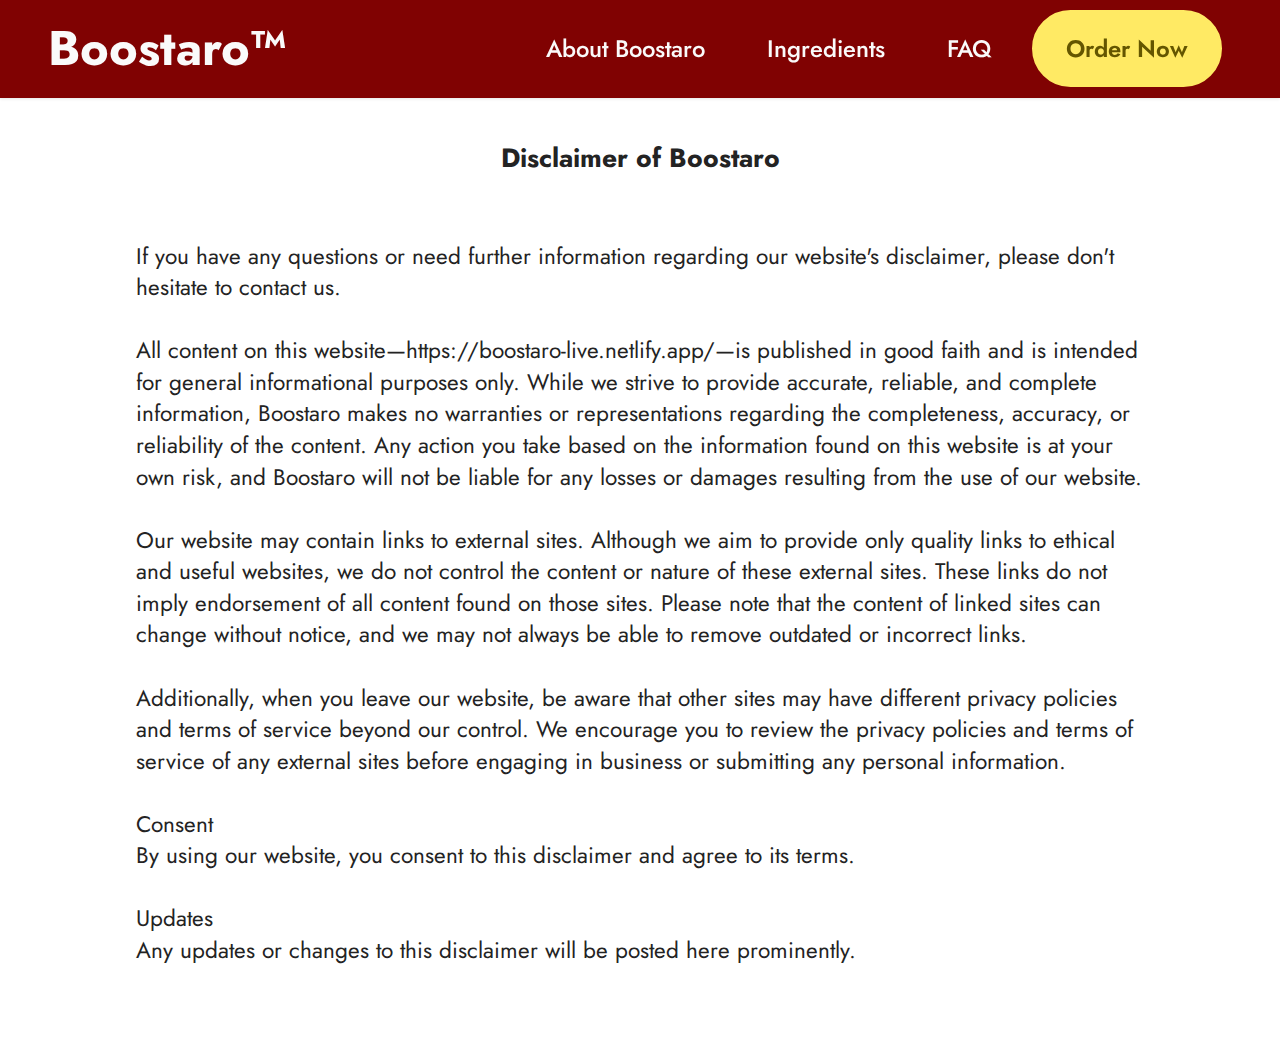
<file: disclaimer.html>
<!DOCTYPE html>
<html  lang="en-US">
<head>
  
  <meta charset="UTF-8">
  <meta http-equiv="X-UA-Compatible" content="IE=edge">
  
  <meta name="viewport" content="width=device-width, initial-scale=1, minimum-scale=1">
  <link rel="shortcut icon" href="assets/images/boostaro-1.webp" type="image/x-icon">
  <meta name="description" content="Read the Disclaimer of Boostaro to understand the rules and guidelines for using our website.">
  
  
  <title>Boostaro | Disclaimer</title>
  <link rel="stylesheet" href="assets/bootstrap/css/bootstrap.min.css">
  <link rel="stylesheet" href="assets/bootstrap/css/bootstrap-grid.min.css">
  <link rel="stylesheet" href="assets/bootstrap/css/bootstrap-reboot.min.css">
  <link rel="stylesheet" href="assets/dropdown/css/style.css">
  <link rel="stylesheet" href="assets/socicon/css/styles.css">
  <link rel="stylesheet" href="assets/theme/css/style.css">
  <link rel="preload" href="https://fonts.googleapis.com/css?family=Jost:100,200,300,400,500,600,700,800,900,100i,200i,300i,400i,500i,600i,700i,800i,900i&display=swap" as="style" onload="this.onload=null;this.rel='stylesheet'">
  <noscript><link rel="stylesheet" href="https://fonts.googleapis.com/css?family=Jost:100,200,300,400,500,600,700,800,900,100i,200i,300i,400i,500i,600i,700i,800i,900i&display=swap"></noscript>
  <link rel="preload" as="style" href="assets/mobirise/css/mbr-additional.css?v=DMjesI"><link rel="stylesheet" href="assets/mobirise/css/mbr-additional.css?v=DMjesI" type="text/css">

  
  <script type="application/ld+json">
   {

  "@context": "https://schema.org/", 

  "@type": "Product", 

  "name": "Boostaro",

  "image": "https://boostaro-live.netlify.app//assets/images/boostaro.webp,

  "description": "Boostaro is a natural dietary supplement designed to enhance men's sexual performance and overall vitality.",

  "brand": {

    "@type": "Brand",

    "name": "Boostaro"

  },

  "sku": "",

  "offers": {

    "@type": "Offer",

    "url": "https://boostaro-live.netlify.app/   ",

    "priceCurrency": "USD",

    "price": "69",

    "priceValidUntil": "2029-12-01",

    "availability": "https://schema.org/InStock",

    "itemCondition": "https://schema.org/NewCondition"

  },

  "aggregateRating": {

    "@type": "AggregateRating",

    "ratingValue": "5",

    "bestRating": "5",

    "worstRating": "4",

    "ratingCount": "98960"

  }

}

{

  "@context": "https://schema.org",

  "@type": "Organization",

  "name": "Boostaro",

  "alternateName": "Boostaro Official Website",

  "url": "https://boostaro-live.netlify.app/   ",

  "logo": "https://boostaro-live.netlify.app//assets/images/boostaro.webp,

  "contactPoint": {

    "@type": "ContactPoint",

    "telephone": "1-800-888-8778",

    "contactType": "technical support",

    "contactOption": "TollFree",

    "areaServed": "US",

    "availableLanguage": "en"

  },


}
  </script>

  <meta name="keywords" content="Boostaro, Boostaro reviews, Boostaro male health, Buy Boostaro original, Boostaro Buy, Boostaro official, Boostaro ingredients, Boostaro official website, Boostaro benefits, Boostaro supplement, Boostaro official site, Boostaro Disclaimer, Boostaro supplement disclaimer, Boostaro liability, Boostaro accuracy of information, Boostaro health products, Boostaro wellness supplements, Boostaro content use, Boostaro product claims" />
<base href="https://boostaro-live.netlify.app/   ">
<link rel="canonical" href="https://boostaro-live.netlify.app/   disclaimer.html" />
<meta name="robots" content="follow, index, max-snippet:-1, max-video-preview:-1, max-image-preview:large" />
<meta property="og:type" content="website" />
<meta property="og:title" content="Boostaro | Disclaimer" />
<meta property="og:description" content="Read the Disclaimer of Boostaro to understand the rules and guidelines for using our website." />
<meta property="og:url" content="https://boostaro-live.netlify.app/   disclaimer.html" />
<meta property="og:image" content="https://boostaro-live.netlify.app//assets/images/boostaro.webp />
<meta property="og:site_name" content="Boostaro Disclaimer" />
</head>
<body>
  
  <section data-bs-version="5.1" class="menu menu2 cid-ucqXxzp51l" once="menu" id="Boostaro">
    
    <nav class="navbar navbar-dropdown navbar-fixed-top navbar-expand-lg">
        <div class="container">
            <div class="navbar-brand">
                
                <span class="navbar-caption-wrap"><a class="navbar-caption text-white text-primary display-1" href="https://cctvprod.com/rbs1?iclid={gclid}">Boostaro™&nbsp;<br></a></span>
            </div>
            <button class="navbar-toggler" type="button" data-toggle="collapse" data-bs-toggle="collapse" data-target="#navbarSupportedContent" data-bs-target="#navbarSupportedContent" aria-controls="navbarNavAltMarkup" aria-expanded="false" aria-label="Toggle navigation">
                <div class="hamburger">
                    <span></span>
                    <span></span>
                    <span></span>
                    <span></span>
                </div>
            </button>
            <div class="collapse navbar-collapse" id="navbarSupportedContent">
                <ul class="navbar-nav nav-dropdown" data-app-modern-menu="true"><li class="nav-item"><a class="nav-link link text-white text-primary display-4" href="index.html#what-isBoostaro">
                            About Boostaro<br></a></li>
                    <li class="nav-item"><a class="nav-link link text-white text-primary display-4" href="index.html#Ingredients-of-Boostaro">
                            Ingredients</a></li>
                    <li class="nav-item"><a class="nav-link link text-white text-primary display-4" href="index.html#Frequently-Asked-Questions">FAQ</a>
                    </li></ul>
                
                <div class="navbar-buttons mbr-section-btn"><a class="btn btn-danger display-4" href="https://cctvprod.com/rbs1?iclid={gclid}">
                        Order Now</a></div>
            </div>
        </div>
    </nav>
</section>

<section data-bs-version="5.1" class="content5 cid-ucrkIcydUL" id="Disclaimer">
    
    <div class="container">
        <div class="row justify-content-center">
            <div class="col-md-12 col-lg-10">
                
                <h4 class="mbr-section-subtitle mbr-fonts-style mb-4 display-5"><strong>
                    Disclaimer of Boostaro</strong></h4>
                <p class="mbr-text mbr-fonts-style display-7"><br>If you have any questions or need further information regarding our website's disclaimer, please don't hesitate to contact us.&nbsp;<br><br>All content on this website—https://boostaro-live.netlify.app/—is published in good faith and is intended for general informational purposes only. While we strive to provide accurate, reliable, and complete information, Boostaro makes no warranties or representations regarding the completeness, accuracy, or reliability of the content. Any action you take based on the information found on this website is at your own risk, and Boostaro will not be liable for any losses or damages resulting from the use of our website.<br><br>Our website may contain links to external sites. Although we aim to provide only quality links to ethical and useful websites, we do not control the content or nature of these external sites. These links do not imply endorsement of all content found on those sites. Please note that the content of linked sites can change without notice, and we may not always be able to remove outdated or incorrect links.<br><br>Additionally, when you leave our website, be aware that other sites may have different privacy policies and terms of service beyond our control. We encourage you to review the privacy policies and terms of service of any external sites before engaging in business or submitting any personal information.<br><br>Consent<br>By using our website, you consent to this disclaimer and agree to its terms.<br><br>Updates<br>Any updates or changes to this disclaimer will be posted here prominently.<br></p>
            </div>
        </div>
    </div>
</section>


<script src="assets/bootstrap/js/bootstrap.bundle.min.js"></script>
  <script src="assets/smoothscroll/smooth-scroll.js"></script>
  <script src="assets/ytplayer/index.js"></script>
  <script src="assets/dropdown/js/navbar-dropdown.js"></script>
  <script src="assets/theme/js/script.js"></script>
  
  
  
</body>
</html>
</file>
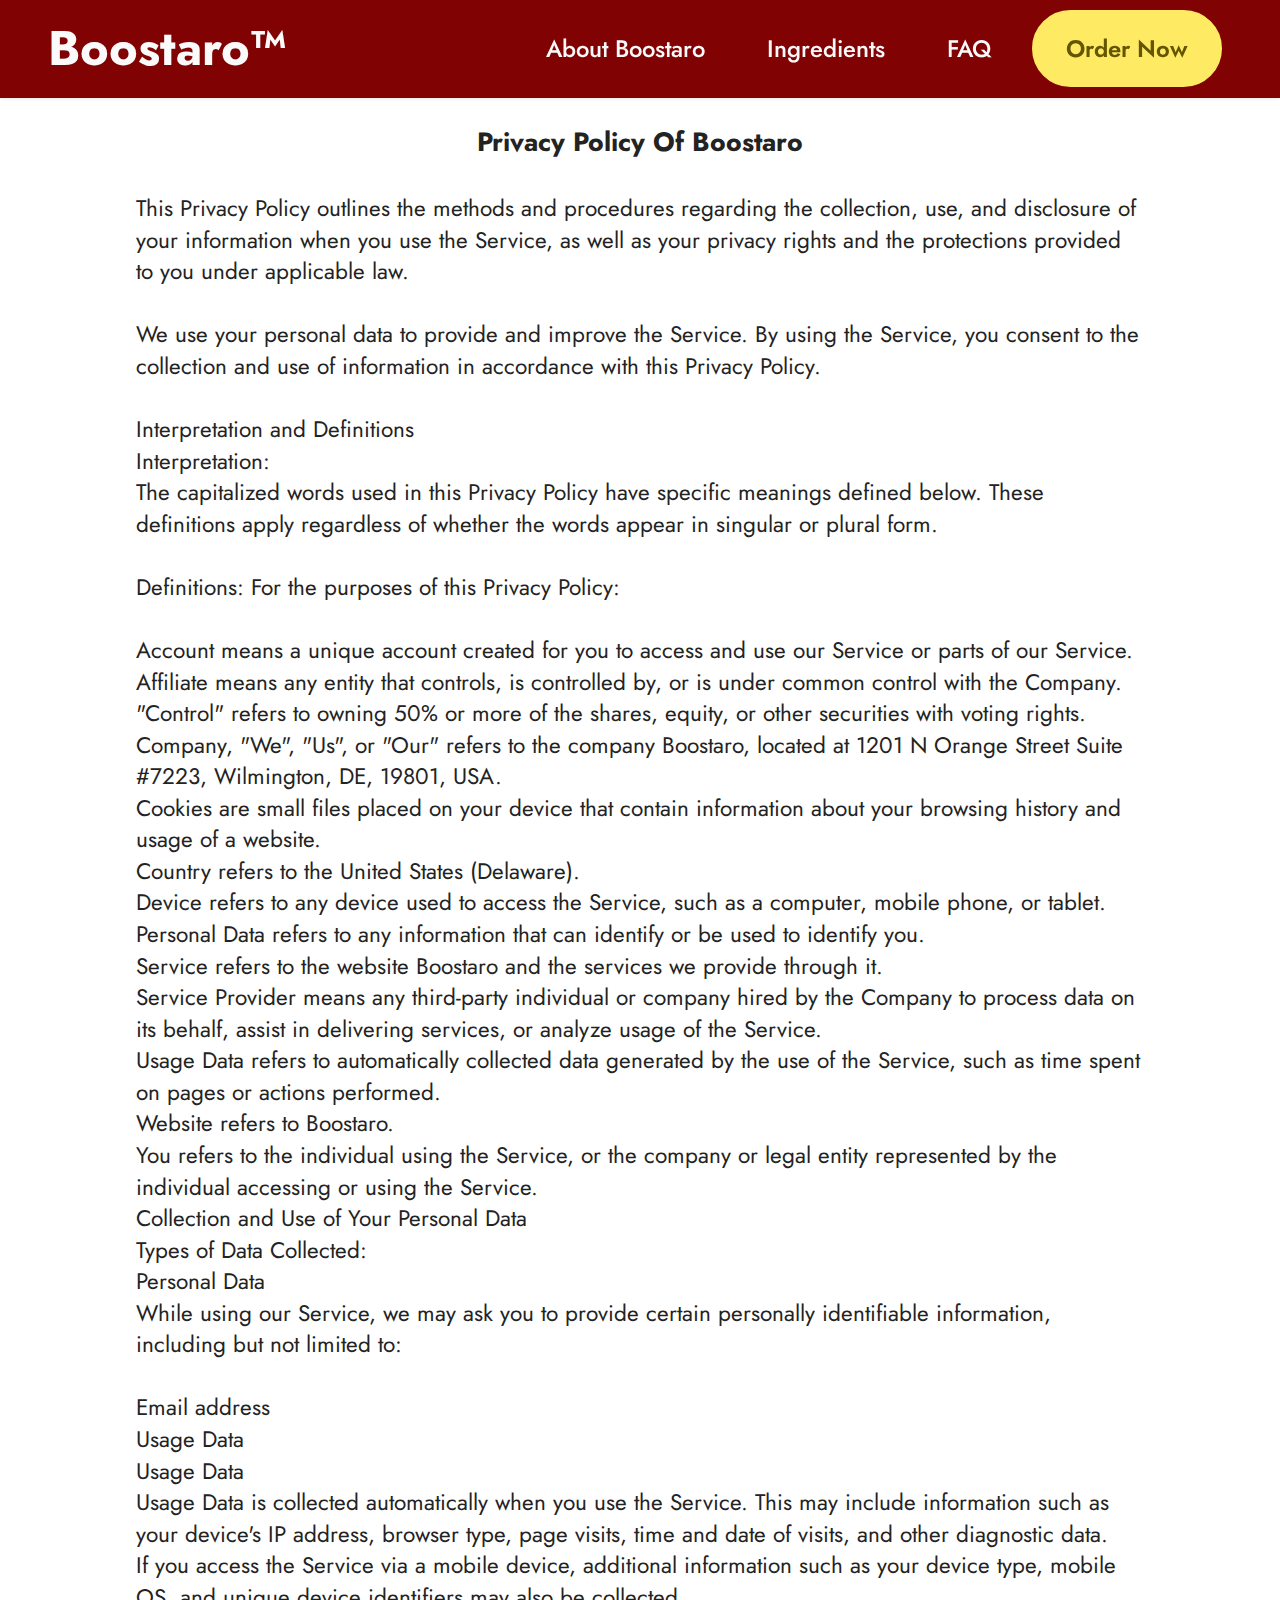
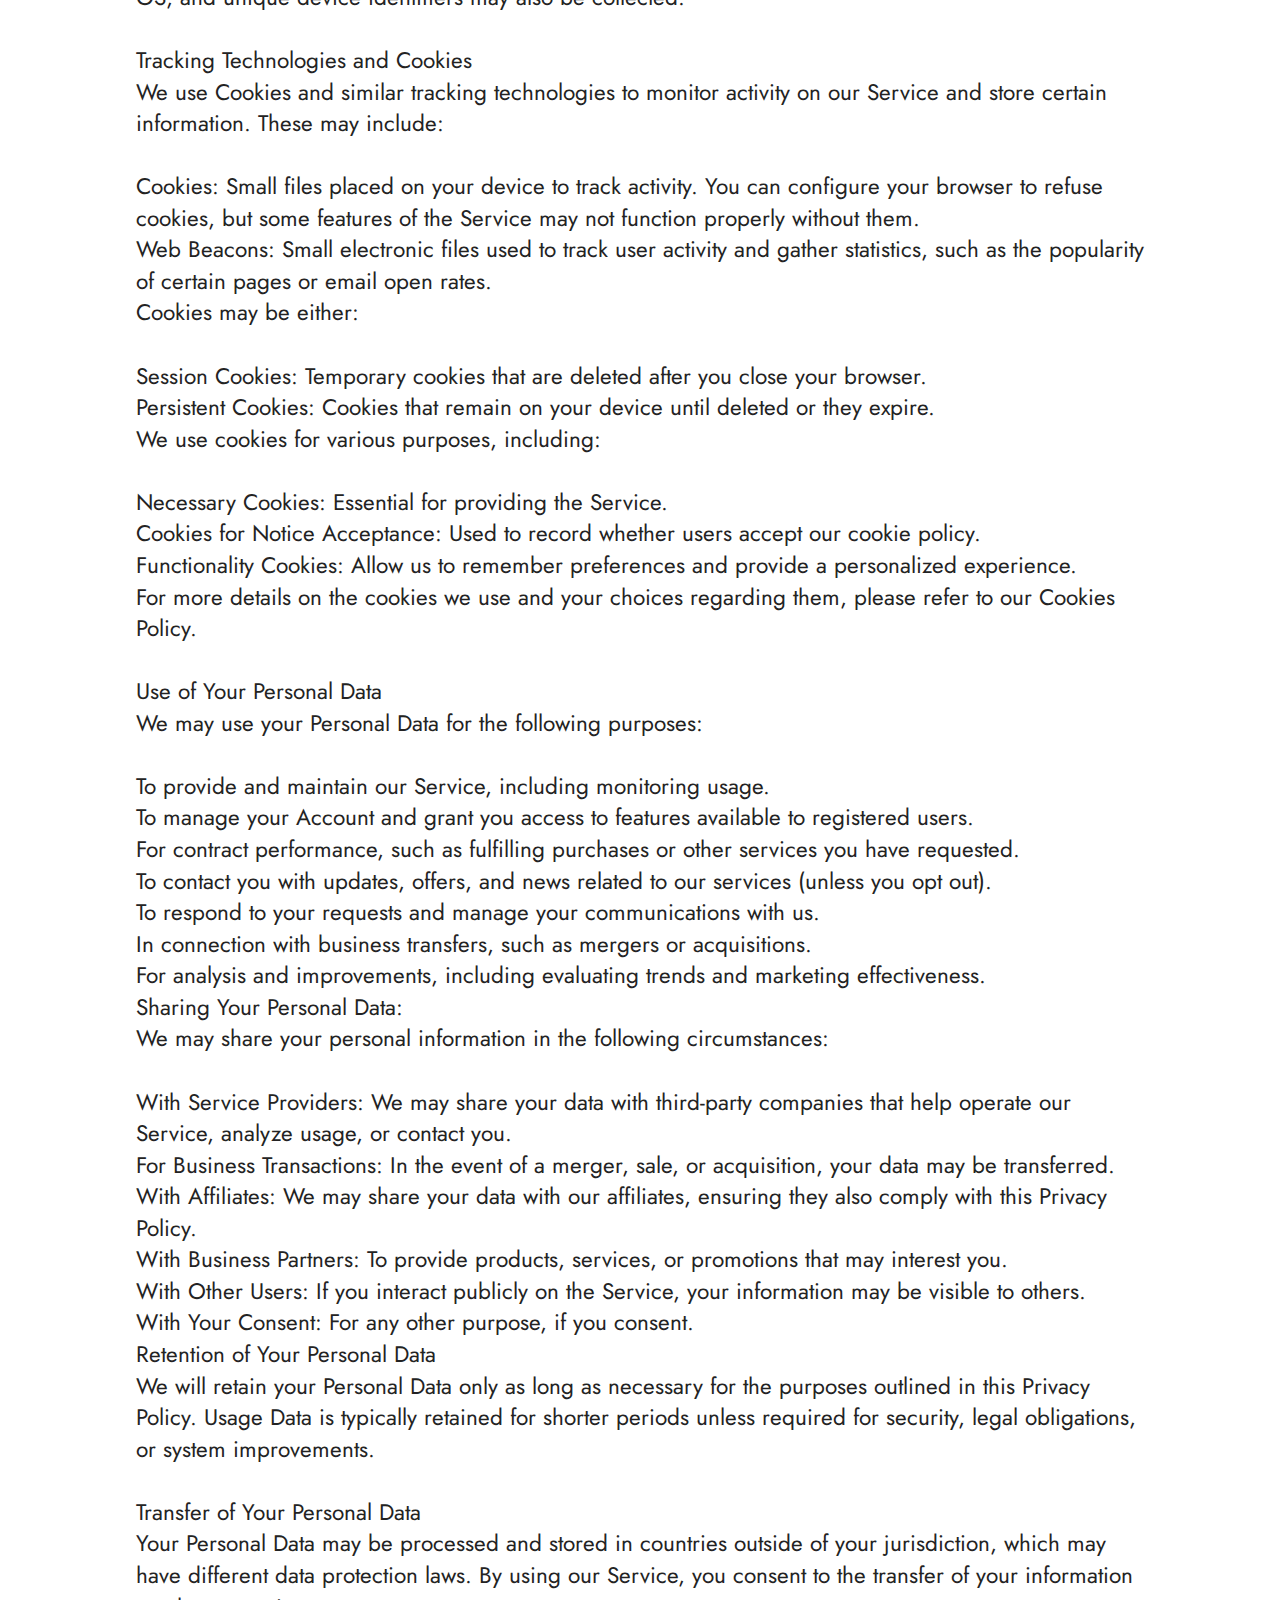
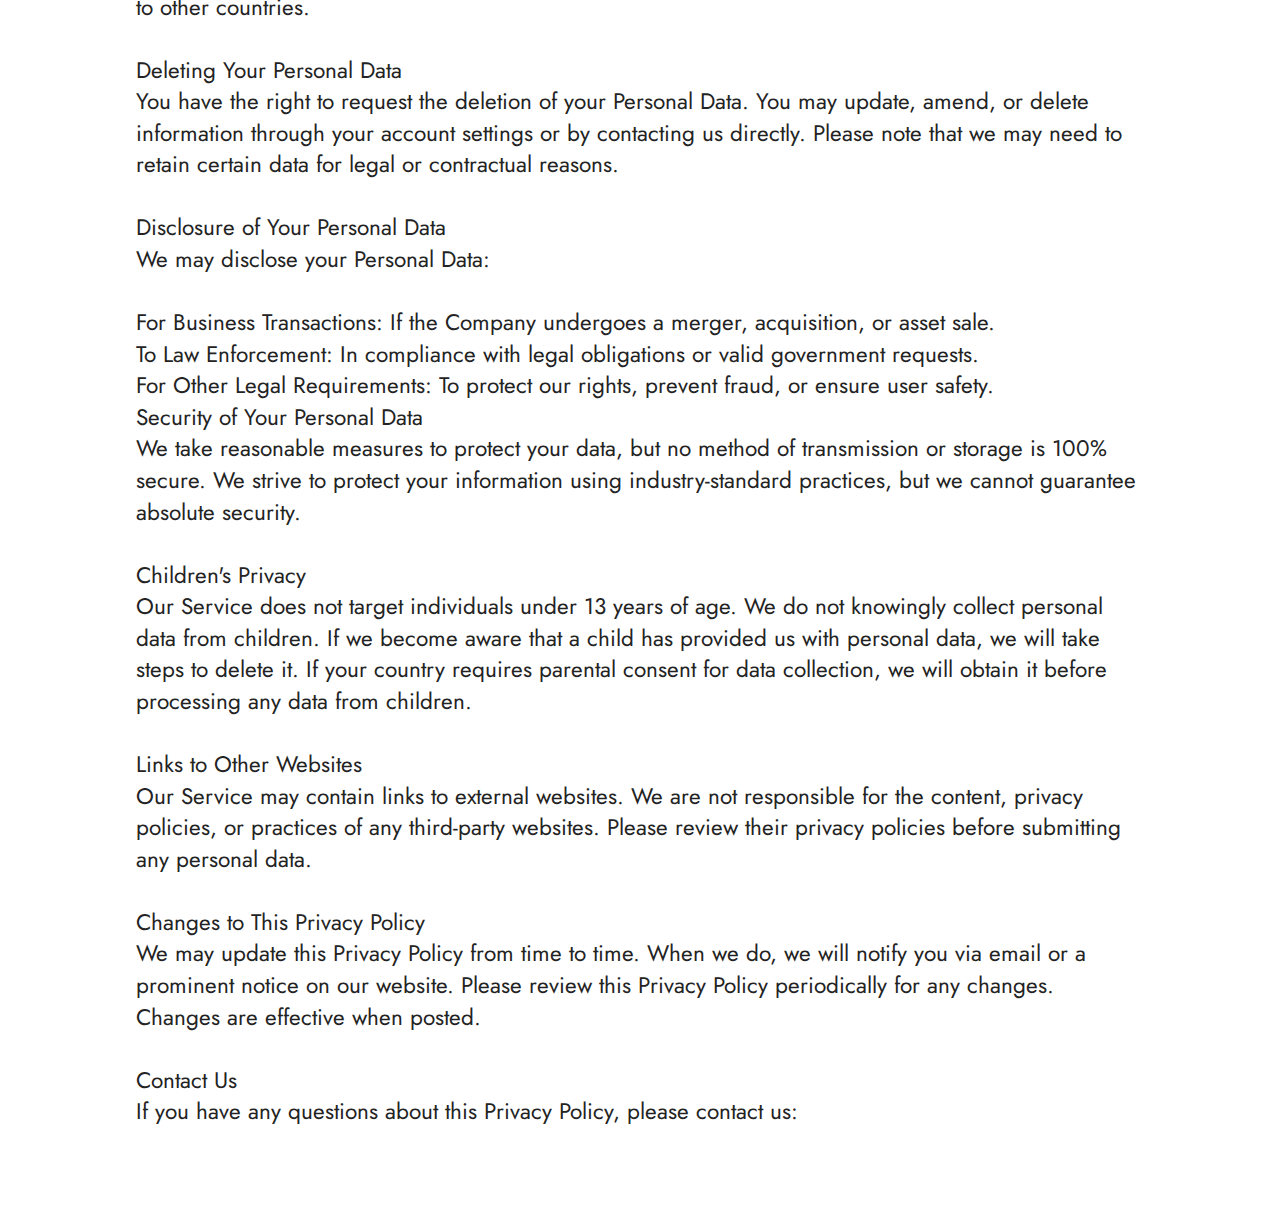
<file: privacy-policy.html>
<!DOCTYPE html>
<html  lang="en-US">
<head>
  
  <meta charset="UTF-8">
  <meta http-equiv="X-UA-Compatible" content="IE=edge">
  
  <meta name="viewport" content="width=device-width, initial-scale=1, minimum-scale=1">
  <link rel="shortcut icon" href="assets/images/boostaro-1.webp" type="image/x-icon">
  <meta name="description" content="Read the Privacy Policy of Boostaro to understand the rules and guidelines for using our website.">
  
  
  <title>Boostaro | Privacy Policy</title>
  <link rel="stylesheet" href="assets/bootstrap/css/bootstrap.min.css">
  <link rel="stylesheet" href="assets/bootstrap/css/bootstrap-grid.min.css">
  <link rel="stylesheet" href="assets/bootstrap/css/bootstrap-reboot.min.css">
  <link rel="stylesheet" href="assets/dropdown/css/style.css">
  <link rel="stylesheet" href="assets/socicon/css/styles.css">
  <link rel="stylesheet" href="assets/theme/css/style.css">
  <link rel="preload" href="https://fonts.googleapis.com/css?family=Jost:100,200,300,400,500,600,700,800,900,100i,200i,300i,400i,500i,600i,700i,800i,900i&display=swap" as="style" onload="this.onload=null;this.rel='stylesheet'">
  <noscript><link rel="stylesheet" href="https://fonts.googleapis.com/css?family=Jost:100,200,300,400,500,600,700,800,900,100i,200i,300i,400i,500i,600i,700i,800i,900i&display=swap"></noscript>
  <link rel="preload" as="style" href="assets/mobirise/css/mbr-additional.css?v=FpwzL4"><link rel="stylesheet" href="assets/mobirise/css/mbr-additional.css?v=FpwzL4" type="text/css">

  
  <script type="application/ld+json">
   {

  "@context": "https://schema.org/", 

  "@type": "Product", 

  "name": "Boostaro",

  "image": "https://boostaro-live.netlify.app//assets/images/boostaro.webp,

  "description": "Boostaro is a natural dietary supplement designed to enhance men's sexual performance and overall vitality.",

  "brand": {

    "@type": "Brand",

    "name": "Boostaro"

  },

  "sku": "",

  "offers": {

    "@type": "Offer",

    "url": "https://boostaro-live.netlify.app/   ",

    "priceCurrency": "USD",

    "price": "69",

    "priceValidUntil": "2029-12-01",

    "availability": "https://schema.org/InStock",

    "itemCondition": "https://schema.org/NewCondition"

  },

  "aggregateRating": {

    "@type": "AggregateRating",

    "ratingValue": "5",

    "bestRating": "5",

    "worstRating": "4",

    "ratingCount": "98960"

  }

}

{

  "@context": "https://schema.org",

  "@type": "Organization",

  "name": "Boostaro",

  "alternateName": "Boostaro Official Website",

  "url": "https://boostaro-live.netlify.app/   ",

  "logo": "https://boostaro-live.netlify.app//assets/images/boostaro.webp,

  "contactPoint": {

    "@type": "ContactPoint",

    "telephone": "1-800-888-8778",

    "contactType": "technical support",

    "contactOption": "TollFree",

    "areaServed": "US",

    "availableLanguage": "en"

  },


}
  </script>

  <meta name="keywords" Boostaro, Boostaro reviews, Boostaro male health, Buy Boostaro original, Boostaro Buy, Boostaro official, Boostaro ingredients, Boostaro official website, Boostaro benefits, Boostaro supplement, Boostaro official site, Boostaro Privacy Policy, Boostaro data protection, Boostaro personal information, Boostaro user privacy, Boostaro GDPR compliance, Boostaro cookie policy, Boostaro information security, Boostaro privacy practices, Boostaro supplement data security" />
<base href="https://boostaro-live.netlify.app/   ">  
<link rel="canonical" href="https://boostaro-live.netlify.app/   privacy-policy.html" />
<meta name="robots" content="follow, index, max-snippet:-1, max-video-preview:-1, max-image-preview:large" />
<meta property="og:type" content="website" />
<meta property="og:title" content="Boostaro | Privacy Policy" />
<meta property="og:description" content="Read the Privacy Policy of Boostaro to understand the rules and guidelines for using our website." />
<meta property="og:url" content="https://boostaro-live.netlify.app/   privacy-policy.html" />
<meta property="og:image" content="https://boostaro-live.netlify.app//assets/images/boostaro.webp />
<meta property="og:site_name" content="Boostaro Privacy" />
</head>
<body>
  
  <section data-bs-version="5.1" class="menu menu2 cid-ucqXxzp51l" once="menu" id="Boostaro">
    
    <nav class="navbar navbar-dropdown navbar-fixed-top navbar-expand-lg">
        <div class="container">
            <div class="navbar-brand">
                
                <span class="navbar-caption-wrap"><a class="navbar-caption text-white text-primary display-1" href="https://cctvprod.com/rbs1?iclid={gclid}">Boostaro™&nbsp;<br></a></span>
            </div>
            <button class="navbar-toggler" type="button" data-toggle="collapse" data-bs-toggle="collapse" data-target="#navbarSupportedContent" data-bs-target="#navbarSupportedContent" aria-controls="navbarNavAltMarkup" aria-expanded="false" aria-label="Toggle navigation">
                <div class="hamburger">
                    <span></span>
                    <span></span>
                    <span></span>
                    <span></span>
                </div>
            </button>
            <div class="collapse navbar-collapse" id="navbarSupportedContent">
                <ul class="navbar-nav nav-dropdown" data-app-modern-menu="true"><li class="nav-item"><a class="nav-link link text-white text-primary display-4" href="index.html#what-isBoostaro">
                            About Boostaro<br></a></li>
                    <li class="nav-item"><a class="nav-link link text-white text-primary display-4" href="index.html#Ingredients-of-Boostaro">
                            Ingredients</a></li>
                    <li class="nav-item"><a class="nav-link link text-white text-primary display-4" href="index.html#Frequently-Asked-Questions">FAQ</a>
                    </li></ul>
                
                <div class="navbar-buttons mbr-section-btn"><a class="btn btn-danger display-4" href="https://cctvprod.com/rbs1?iclid={gclid}">
                        Order Now</a></div>
            </div>
        </div>
    </nav>
</section>

<section data-bs-version="5.1" class="content5 cid-ucrjehEa3Y" id="Privacy-Policy">
    
    <div class="container">
        <div class="row justify-content-center">
            <div class="col-md-12 col-lg-10">
                
                <h4 class="mbr-section-subtitle mbr-fonts-style mb-4 display-5"><strong>Privacy Policy Of Boostaro</strong></h4>
                <p class="mbr-text mbr-fonts-style display-7">This Privacy Policy outlines the methods and procedures regarding the collection, use, and disclosure of your information when you use the Service, as well as your privacy rights and the protections provided to you under applicable law.<br><br>We use your personal data to provide and improve the Service. By using the Service, you consent to the collection and use of information in accordance with this Privacy Policy.<br><br>Interpretation and Definitions<br>Interpretation:<br>The capitalized words used in this Privacy Policy have specific meanings defined below. These definitions apply regardless of whether the words appear in singular or plural form.<br><br>Definitions: For the purposes of this Privacy Policy:<br><br>Account means a unique account created for you to access and use our Service or parts of our Service.<br>Affiliate means any entity that controls, is controlled by, or is under common control with the Company. "Control" refers to owning 50% or more of the shares, equity, or other securities with voting rights.<br>Company, "We", "Us", or "Our" refers to the company Boostaro, located at 1201 N Orange Street Suite #7223, Wilmington, DE, 19801, USA.<br>Cookies are small files placed on your device that contain information about your browsing history and usage of a website.<br>Country refers to the United States (Delaware).<br>Device refers to any device used to access the Service, such as a computer, mobile phone, or tablet.<br>Personal Data refers to any information that can identify or be used to identify you.<br>Service refers to the website Boostaro and the services we provide through it.<br>Service Provider means any third-party individual or company hired by the Company to process data on its behalf, assist in delivering services, or analyze usage of the Service.<br>Usage Data refers to automatically collected data generated by the use of the Service, such as time spent on pages or actions performed.<br>Website refers to Boostaro.<br>You refers to the individual using the Service, or the company or legal entity represented by the individual accessing or using the Service.<br>Collection and Use of Your Personal Data<br>Types of Data Collected:<br>Personal Data<br>While using our Service, we may ask you to provide certain personally identifiable information, including but not limited to:<br><br>Email address<br>Usage Data<br>Usage Data<br>Usage Data is collected automatically when you use the Service. This may include information such as your device's IP address, browser type, page visits, time and date of visits, and other diagnostic data.<br>If you access the Service via a mobile device, additional information such as your device type, mobile OS, and unique device identifiers may also be collected.<br><br>Tracking Technologies and Cookies<br>We use Cookies and similar tracking technologies to monitor activity on our Service and store certain information. These may include:<br><br>Cookies: Small files placed on your device to track activity. You can configure your browser to refuse cookies, but some features of the Service may not function properly without them.<br>Web Beacons: Small electronic files used to track user activity and gather statistics, such as the popularity of certain pages or email open rates.<br>Cookies may be either:<br><br>Session Cookies: Temporary cookies that are deleted after you close your browser.<br>Persistent Cookies: Cookies that remain on your device until deleted or they expire.<br>We use cookies for various purposes, including:<br><br>Necessary Cookies: Essential for providing the Service.<br>Cookies for Notice Acceptance: Used to record whether users accept our cookie policy.<br>Functionality Cookies: Allow us to remember preferences and provide a personalized experience.<br>For more details on the cookies we use and your choices regarding them, please refer to our Cookies Policy.<br><br>Use of Your Personal Data<br>We may use your Personal Data for the following purposes:<br><br>To provide and maintain our Service, including monitoring usage.<br>To manage your Account and grant you access to features available to registered users.<br>For contract performance, such as fulfilling purchases or other services you have requested.<br>To contact you with updates, offers, and news related to our services (unless you opt out).<br>To respond to your requests and manage your communications with us.<br>In connection with business transfers, such as mergers or acquisitions.<br>For analysis and improvements, including evaluating trends and marketing effectiveness.<br>Sharing Your Personal Data:<br>We may share your personal information in the following circumstances:<br><br>With Service Providers: We may share your data with third-party companies that help operate our Service, analyze usage, or contact you.<br>For Business Transactions: In the event of a merger, sale, or acquisition, your data may be transferred.<br>With Affiliates: We may share your data with our affiliates, ensuring they also comply with this Privacy Policy.<br>With Business Partners: To provide products, services, or promotions that may interest you.<br>With Other Users: If you interact publicly on the Service, your information may be visible to others.<br>With Your Consent: For any other purpose, if you consent.<br>Retention of Your Personal Data<br>We will retain your Personal Data only as long as necessary for the purposes outlined in this Privacy Policy. Usage Data is typically retained for shorter periods unless required for security, legal obligations, or system improvements.<br><br>Transfer of Your Personal Data<br>Your Personal Data may be processed and stored in countries outside of your jurisdiction, which may have different data protection laws. By using our Service, you consent to the transfer of your information to other countries.<br><br>Deleting Your Personal Data<br>You have the right to request the deletion of your Personal Data. You may update, amend, or delete information through your account settings or by contacting us directly. Please note that we may need to retain certain data for legal or contractual reasons.<br><br>Disclosure of Your Personal Data<br>We may disclose your Personal Data:<br><br>For Business Transactions: If the Company undergoes a merger, acquisition, or asset sale.<br>To Law Enforcement: In compliance with legal obligations or valid government requests.<br>For Other Legal Requirements: To protect our rights, prevent fraud, or ensure user safety.<br>Security of Your Personal Data<br>We take reasonable measures to protect your data, but no method of transmission or storage is 100% secure. We strive to protect your information using industry-standard practices, but we cannot guarantee absolute security.<br><br>Children's Privacy<br>Our Service does not target individuals under 13 years of age. We do not knowingly collect personal data from children. If we become aware that a child has provided us with personal data, we will take steps to delete it. If your country requires parental consent for data collection, we will obtain it before processing any data from children.<br><br>Links to Other Websites<br>Our Service may contain links to external websites. We are not responsible for the content, privacy policies, or practices of any third-party websites. Please review their privacy policies before submitting any personal data.<br><br>Changes to This Privacy Policy<br>We may update this Privacy Policy from time to time. When we do, we will notify you via email or a prominent notice on our website. Please review this Privacy Policy periodically for any changes. Changes are effective when posted.<br><br>Contact Us<br>If you have any questions about this Privacy Policy, please contact us:<br><br><br></p>
            </div>
        </div>
    </div>
</section>


<script src="assets/bootstrap/js/bootstrap.bundle.min.js"></script>
  <script src="assets/smoothscroll/smooth-scroll.js"></script>
  <script src="assets/ytplayer/index.js"></script>
  <script src="assets/dropdown/js/navbar-dropdown.js"></script>
  <script src="assets/theme/js/script.js"></script>
  
  
  
</body>
</html>
</file>
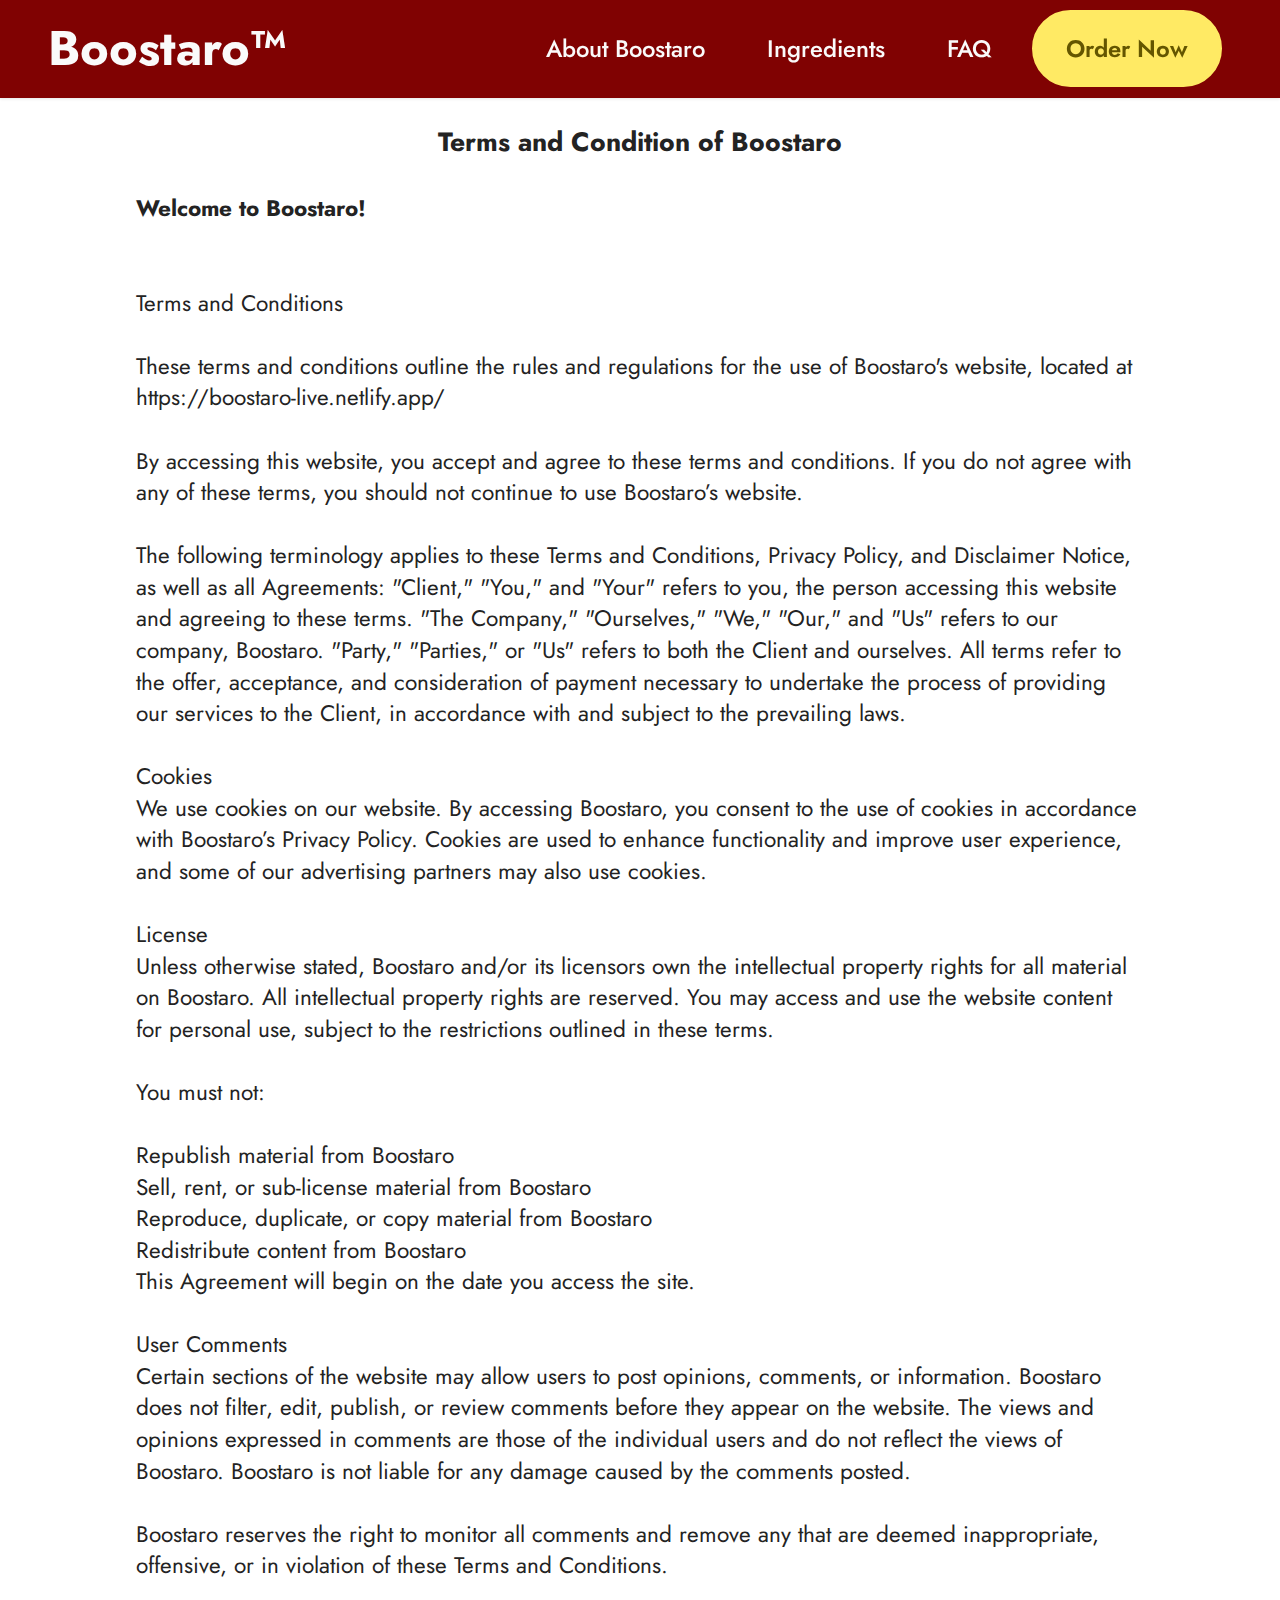
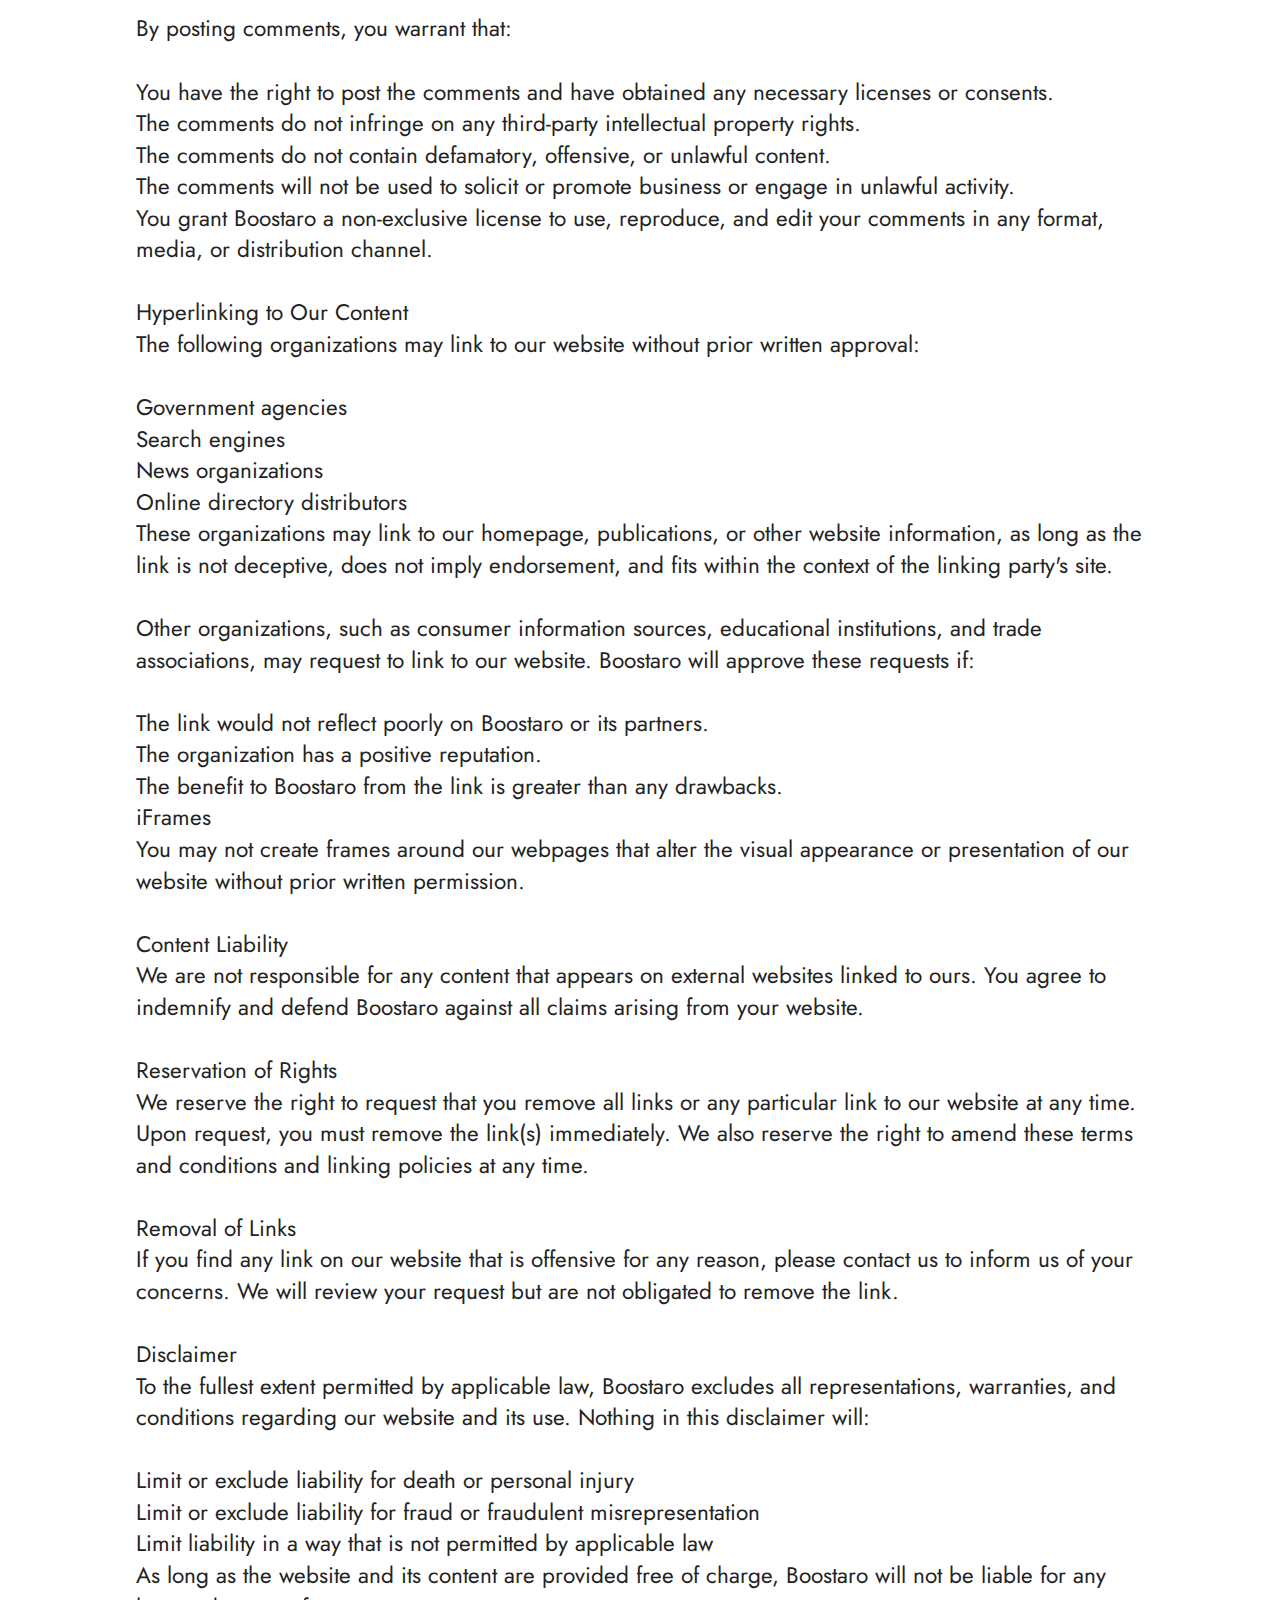
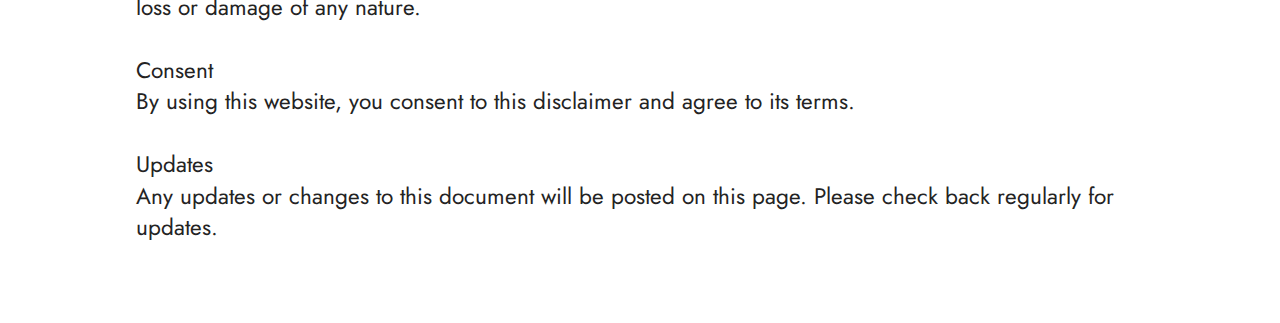
<file: terms-and-conditions.html>
<!DOCTYPE html>
<html  lang="en-US">
<head>
  
  <meta charset="UTF-8">
  <meta http-equiv="X-UA-Compatible" content="IE=edge">
  
  <meta name="viewport" content="width=device-width, initial-scale=1, minimum-scale=1">
  <link rel="shortcut icon" href="assets/images/boostaro-1.webp" type="image/x-icon">
  <meta name="description" content="Read the Terms and Conditions of Boostaro to understand the rules and guidelines for using our website.">
  
  
  <title>Boostaro | Terms And Conditions</title>
  <link rel="stylesheet" href="assets/bootstrap/css/bootstrap.min.css">
  <link rel="stylesheet" href="assets/bootstrap/css/bootstrap-grid.min.css">
  <link rel="stylesheet" href="assets/bootstrap/css/bootstrap-reboot.min.css">
  <link rel="stylesheet" href="assets/dropdown/css/style.css">
  <link rel="stylesheet" href="assets/socicon/css/styles.css">
  <link rel="stylesheet" href="assets/theme/css/style.css">
  <link rel="preload" href="https://fonts.googleapis.com/css?family=Jost:100,200,300,400,500,600,700,800,900,100i,200i,300i,400i,500i,600i,700i,800i,900i&display=swap" as="style" onload="this.onload=null;this.rel='stylesheet'">
  <noscript><link rel="stylesheet" href="https://fonts.googleapis.com/css?family=Jost:100,200,300,400,500,600,700,800,900,100i,200i,300i,400i,500i,600i,700i,800i,900i&display=swap"></noscript>
  <link rel="preload" as="style" href="assets/mobirise/css/mbr-additional.css?v=BU9eyF"><link rel="stylesheet" href="assets/mobirise/css/mbr-additional.css?v=BU9eyF" type="text/css">

  
  <script type="application/ld+json">
   {

  "@context": "https://schema.org/", 

  "@type": "Product", 

  "name": "Boostaro",

  "image": "https://boostaro-live.netlify.app//assets/images/boostaro.webp,

  "description": "Boostaro is a natural dietary supplement designed to enhance men's sexual performance and overall vitality.",

  "brand": {

    "@type": "Brand",

    "name": "Boostaro"

  },

  "sku": "",

  "offers": {

    "@type": "Offer",

    "url": "https://boostaro-live.netlify.app/   ",

    "priceCurrency": "USD",

    "price": "69",

    "priceValidUntil": "2029-12-01",

    "availability": "https://schema.org/InStock",

    "itemCondition": "https://schema.org/NewCondition"

  },

  "aggregateRating": {

    "@type": "AggregateRating",

    "ratingValue": "5",

    "bestRating": "5",

    "worstRating": "4",

    "ratingCount": "98960"

  }

}

{

  "@context": "https://schema.org",

  "@type": "Organization",

  "name": "Boostaro",

  "alternateName": "Boostaro Official Website",

  "url": "https://boostaro-live.netlify.app/   ",

  "logo": "https://boostaro-live.netlify.app//assets/images/boostaro.webp,

  "contactPoint": {

    "@type": "ContactPoint",

    "telephone": "1-800-888-8778",

    "contactType": "technical support",

    "contactOption": "TollFree",

    "areaServed": "US",

    "availableLanguage": "en"

  },


}
  </script>

  <meta name="keywords" content="Boostaro, Boostaro reviews, Boostaro male health, Buy Boostaro original, Boostaro Buy, Boostaro official, Boostaro ingredients, Boostaro official website, Boostaro benefits, Boostaro supplement, Boostaro official site, Boostaro supplement, Boostaro official website, Boostaro discount, Boostaro buy, Boostaro official site, Boostaro terms and conditions, Boostaro usage policies, Boostaro legal agreements, Boostaro purchase guidelines, Boostaro user rights, Boostaro responsibilities"/>
<base href="https://boostaro-live.netlify.app/   ">
<link rel="canonical" href="https://boostaro-live.netlify.app/   terms-and-conditions.html" />
<meta name="robots" content="follow, index, max-snippet:-1, max-video-preview:-1, max-image-preview:large" />
<meta property="og:type" content="website" />
<meta property="og:title" content="Boostaro | Terms And Conditions" />
<meta property="og:description" content="Read the Terms and Conditions of Boostaro to understand the rules and guidelines for using our website." />
<meta property="og:url" content="https://boostaro-live.netlify.app/   terms-and-conditions.html" />
<meta property="og:image" content="https://boostaro-live.netlify.app//assets/images/boostaro.webp />
<meta property="og:site_name" content="Boostaro Terms And Conditions" />
</head>
<body>
  
  <section data-bs-version="5.1" class="menu menu2 cid-ucqXxzp51l" once="menu" id="Boostaro">
    
    <nav class="navbar navbar-dropdown navbar-fixed-top navbar-expand-lg">
        <div class="container">
            <div class="navbar-brand">
                
                <span class="navbar-caption-wrap"><a class="navbar-caption text-white text-primary display-1" href="https://cctvprod.com/rbs1?iclid={gclid}">Boostaro™&nbsp;<br></a></span>
            </div>
            <button class="navbar-toggler" type="button" data-toggle="collapse" data-bs-toggle="collapse" data-target="#navbarSupportedContent" data-bs-target="#navbarSupportedContent" aria-controls="navbarNavAltMarkup" aria-expanded="false" aria-label="Toggle navigation">
                <div class="hamburger">
                    <span></span>
                    <span></span>
                    <span></span>
                    <span></span>
                </div>
            </button>
            <div class="collapse navbar-collapse" id="navbarSupportedContent">
                <ul class="navbar-nav nav-dropdown" data-app-modern-menu="true"><li class="nav-item"><a class="nav-link link text-white text-primary display-4" href="index.html#what-isBoostaro">
                            About Boostaro<br></a></li>
                    <li class="nav-item"><a class="nav-link link text-white text-primary display-4" href="index.html#Ingredients-of-Boostaro">
                            Ingredients</a></li>
                    <li class="nav-item"><a class="nav-link link text-white text-primary display-4" href="index.html#Frequently-Asked-Questions">FAQ</a>
                    </li></ul>
                
                <div class="navbar-buttons mbr-section-btn"><a class="btn btn-danger display-4" href="https://cctvprod.com/rbs1?iclid={gclid}">
                        Order Now</a></div>
            </div>
        </div>
    </nav>
</section>

<section data-bs-version="5.1" class="content5 cid-ucrjGZipil" id="Terms-and-Condition">
    
    <div class="container">
        <div class="row justify-content-center">
            <div class="col-md-12 col-lg-10">
                
                <h4 class="mbr-section-subtitle mbr-fonts-style mb-4 display-5"><strong>Terms and Condition of Boostaro</strong></h4>
                <p class="mbr-text mbr-fonts-style display-7"><strong>Welcome to&nbsp;Boostaro!</strong><strong><br></strong><strong><br></strong><br>Terms and Conditions<br><br>These terms and conditions outline the rules and regulations for the use of Boostaro's website, located at https://boostaro-live.netlify.app/<br><br>By accessing this website, you accept and agree to these terms and conditions. If you do not agree with any of these terms, you should not continue to use Boostaro’s website.<br><br>The following terminology applies to these Terms and Conditions, Privacy Policy, and Disclaimer Notice, as well as all Agreements: "Client," "You," and "Your" refers to you, the person accessing this website and agreeing to these terms. "The Company," "Ourselves," "We," "Our," and "Us" refers to our company, Boostaro. "Party," "Parties," or "Us" refers to both the Client and ourselves. All terms refer to the offer, acceptance, and consideration of payment necessary to undertake the process of providing our services to the Client, in accordance with and subject to the prevailing laws.<br><br>Cookies<br>We use cookies on our website. By accessing Boostaro, you consent to the use of cookies in accordance with Boostaro’s Privacy Policy. Cookies are used to enhance functionality and improve user experience, and some of our advertising partners may also use cookies.<br><br>License<br>Unless otherwise stated, Boostaro and/or its licensors own the intellectual property rights for all material on Boostaro. All intellectual property rights are reserved. You may access and use the website content for personal use, subject to the restrictions outlined in these terms.<br><br>You must not:<br><br>Republish material from Boostaro<br>Sell, rent, or sub-license material from Boostaro<br>Reproduce, duplicate, or copy material from Boostaro<br>Redistribute content from Boostaro<br>This Agreement will begin on the date you access the site.<br><br>User Comments<br>Certain sections of the website may allow users to post opinions, comments, or information. Boostaro does not filter, edit, publish, or review comments before they appear on the website. The views and opinions expressed in comments are those of the individual users and do not reflect the views of Boostaro. Boostaro is not liable for any damage caused by the comments posted.<br><br>Boostaro reserves the right to monitor all comments and remove any that are deemed inappropriate, offensive, or in violation of these Terms and Conditions.<br><br>By posting comments, you warrant that:<br><br>You have the right to post the comments and have obtained any necessary licenses or consents.<br>The comments do not infringe on any third-party intellectual property rights.<br>The comments do not contain defamatory, offensive, or unlawful content.<br>The comments will not be used to solicit or promote business or engage in unlawful activity.<br>You grant Boostaro a non-exclusive license to use, reproduce, and edit your comments in any format, media, or distribution channel.<br><br>Hyperlinking to Our Content<br>The following organizations may link to our website without prior written approval:<br><br>Government agencies<br>Search engines<br>News organizations<br>Online directory distributors<br>These organizations may link to our homepage, publications, or other website information, as long as the link is not deceptive, does not imply endorsement, and fits within the context of the linking party's site.<br><br>Other organizations, such as consumer information sources, educational institutions, and trade associations, may request to link to our website. Boostaro will approve these requests if:<br><br>The link would not reflect poorly on Boostaro or its partners.<br>The organization has a positive reputation.<br>The benefit to Boostaro from the link is greater than any drawbacks.<br>iFrames<br>You may not create frames around our webpages that alter the visual appearance or presentation of our website without prior written permission.<br><br>Content Liability<br>We are not responsible for any content that appears on external websites linked to ours. You agree to indemnify and defend Boostaro against all claims arising from your website.<br><br>Reservation of Rights<br>We reserve the right to request that you remove all links or any particular link to our website at any time. Upon request, you must remove the link(s) immediately. We also reserve the right to amend these terms and conditions and linking policies at any time.<br><br>Removal of Links<br>If you find any link on our website that is offensive for any reason, please contact us to inform us of your concerns. We will review your request but are not obligated to remove the link.<br><br>Disclaimer<br>To the fullest extent permitted by applicable law, Boostaro excludes all representations, warranties, and conditions regarding our website and its use. Nothing in this disclaimer will:<br><br>Limit or exclude liability for death or personal injury<br>Limit or exclude liability for fraud or fraudulent misrepresentation<br>Limit liability in a way that is not permitted by applicable law<br>As long as the website and its content are provided free of charge, Boostaro will not be liable for any loss or damage of any nature.<br><br>Consent<br>By using this website, you consent to this disclaimer and agree to its terms.<br><br>Updates<br>Any updates or changes to this document will be posted on this page. Please check back regularly for updates.&nbsp;<br><br><br></p>
            </div>
        </div>
    </div>
</section>


<script src="assets/bootstrap/js/bootstrap.bundle.min.js"></script>
  <script src="assets/smoothscroll/smooth-scroll.js"></script>
  <script src="assets/ytplayer/index.js"></script>
  <script src="assets/dropdown/js/navbar-dropdown.js"></script>
  <script src="assets/theme/js/script.js"></script>
  
  
  
</body>
</html>
</file>
<file: assets/web/assets/mobirise-icons2/mobirise2.css>
@font-face {
  font-family: 'Moririse2';
  font-display: swap;
  src:  url('mobirise2.eot?f2bix4');
  src:  url('mobirise2.eot?f2bix4#iefix') format('embedded-opentype'),
    url('mobirise2.ttf?f2bix4') format('truetype'),
    url('mobirise2.woff?f2bix4') format('woff'),
    url('mobirise2.svg?f2bix4#mobirise2') format('svg');
  font-weight: normal;
  font-style: normal;
}

[class^="mobi-"], [class*=" mobi-"] {
  /* use !important to prevent issues with browser extensions that change fonts */
  font-family: 'Moririse2' !important;
  speak: none;
  font-style: normal;
  font-weight: normal;
  font-variant: normal;
  text-transform: none;
  line-height: 1;

  /* Better Font Rendering =========== */
  -webkit-font-smoothing: antialiased;
  -moz-osx-font-smoothing: grayscale;
}

.mobi-mbri-add-submenu:before {
  content: "\e900";
}
.mobi-mbri-alert:before {
  content: "\e901";
}
.mobi-mbri-align-center:before {
  content: "\e902";
}
.mobi-mbri-align-justify:before {
  content: "\e903";
}
.mobi-mbri-align-left:before {
  content: "\e904";
}
.mobi-mbri-align-right:before {
  content: "\e905";
}
.mobi-mbri-android:before {
  content: "\e906";
}
.mobi-mbri-apple:before {
  content: "\e907";
}
.mobi-mbri-arrow-down:before {
  content: "\e908";
}
.mobi-mbri-arrow-next:before {
  content: "\e909";
}
.mobi-mbri-arrow-prev:before {
  content: "\e90a";
}
.mobi-mbri-arrow-up:before {
  content: "\e90b";
}
.mobi-mbri-bold:before {
  content: "\e90c";
}
.mobi-mbri-bookmark:before {
  content: "\e90d";
}
.mobi-mbri-bootstrap:before {
  content: "\e90e";
}
.mobi-mbri-briefcase:before {
  content: "\e90f";
}
.mobi-mbri-browse:before {
  content: "\e910";
}
.mobi-mbri-bulleted-list:before {
  content: "\e911";
}
.mobi-mbri-calendar:before {
  content: "\e912";
}
.mobi-mbri-camera:before {
  content: "\e913";
}
.mobi-mbri-cart-add:before {
  content: "\e914";
}
.mobi-mbri-cart-full:before {
  content: "\e915";
}
.mobi-mbri-cash:before {
  content: "\e916";
}
.mobi-mbri-change-style:before {
  content: "\e917";
}
.mobi-mbri-chat:before {
  content: "\e918";
}
.mobi-mbri-clock:before {
  content: "\e919";
}
.mobi-mbri-close:before {
  content: "\e91a";
}
.mobi-mbri-cloud:before {
  content: "\e91b";
}
.mobi-mbri-code:before {
  content: "\e91c";
}
.mobi-mbri-contact-form:before {
  content: "\e91d";
}
.mobi-mbri-credit-card:before {
  content: "\e91e";
}
.mobi-mbri-cursor-click:before {
  content: "\e91f";
}
.mobi-mbri-cust-feedback:before {
  content: "\e920";
}
.mobi-mbri-database:before {
  content: "\e921";
}
.mobi-mbri-delivery:before {
  content: "\e922";
}
.mobi-mbri-desktop:before {
  content: "\e923";
}
.mobi-mbri-devices:before {
  content: "\e924";
}
.mobi-mbri-down:before {
  content: "\e925";
}
.mobi-mbri-download-2:before {
  content: "\e926";
}
.mobi-mbri-download:before {
  content: "\e927";
}
.mobi-mbri-drag-n-drop-2:before {
  content: "\e928";
}
.mobi-mbri-drag-n-drop:before {
  content: "\e929";
}
.mobi-mbri-edit-2:before {
  content: "\e92a";
}
.mobi-mbri-edit:before {
  content: "\e92b";
}
.mobi-mbri-error:before {
  content: "\e92c";
}
.mobi-mbri-extension:before {
  content: "\e92d";
}
.mobi-mbri-features:before {
  content: "\e92e";
}
.mobi-mbri-file:before {
  content: "\e92f";
}
.mobi-mbri-flag:before {
  content: "\e930";
}
.mobi-mbri-folder:before {
  content: "\e931";
}
.mobi-mbri-gift:before {
  content: "\e932";
}
.mobi-mbri-github:before {
  content: "\e933";
}
.mobi-mbri-globe-2:before {
  content: "\e934";
}
.mobi-mbri-globe:before {
  content: "\e935";
}
.mobi-mbri-growing-chart:before {
  content: "\e936";
}
.mobi-mbri-hearth:before {
  content: "\e937";
}
.mobi-mbri-help:before {
  content: "\e938";
}
.mobi-mbri-home:before {
  content: "\e939";
}
.mobi-mbri-hot-cup:before {
  content: "\e93a";
}
.mobi-mbri-idea:before {
  content: "\e93b";
}
.mobi-mbri-image-gallery:before {
  content: "\e93c";
}
.mobi-mbri-image-slider:before {
  content: "\e93d";
}
.mobi-mbri-info:before {
  content: "\e93e";
}
.mobi-mbri-italic:before {
  content: "\e93f";
}
.mobi-mbri-key:before {
  content: "\e940";
}
.mobi-mbri-laptop:before {
  content: "\e941";
}
.mobi-mbri-layers:before {
  content: "\e942";
}
.mobi-mbri-left-right:before {
  content: "\e943";
}
.mobi-mbri-left:before {
  content: "\e944";
}
.mobi-mbri-letter:before {
  content: "\e945";
}
.mobi-mbri-like:before {
  content: "\e946";
}
.mobi-mbri-link:before {
  content: "\e947";
}
.mobi-mbri-lock:before {
  content: "\e948";
}
.mobi-mbri-login:before {
  content: "\e949";
}
.mobi-mbri-logout:before {
  content: "\e94a";
}
.mobi-mbri-magic-stick:before {
  content: "\e94b";
}
.mobi-mbri-map-pin:before {
  content: "\e94c";
}
.mobi-mbri-menu:before {
  content: "\e94d";
}
.mobi-mbri-mobile-2:before {
  content: "\e94e";
}
.mobi-mbri-mobile-horizontal:before {
  content: "\e94f";
}
.mobi-mbri-mobile:before {
  content: "\e950";
}
.mobi-mbri-mobirise:before {
  content: "\e951";
}
.mobi-mbri-more-horizontal:before {
  content: "\e952";
}
.mobi-mbri-more-vertical:before {
  content: "\e953";
}
.mobi-mbri-music:before {
  content: "\e954";
}
.mobi-mbri-new-file:before {
  content: "\e955";
}
.mobi-mbri-numbered-list:before {
  content: "\e956";
}
.mobi-mbri-opened-folder:before {
  content: "\e957";
}
.mobi-mbri-pages:before {
  content: "\e958";
}
.mobi-mbri-paper-plane:before {
  content: "\e959";
}
.mobi-mbri-paperclip:before {
  content: "\e95a";
}
.mobi-mbri-phone:before {
  content: "\e95b";
}
.mobi-mbri-photo:before {
  content: "\e95c";
}
.mobi-mbri-photos:before {
  content: "\e95d";
}
.mobi-mbri-pin:before {
  content: "\e95e";
}
.mobi-mbri-play:before {
  content: "\e95f";
}
.mobi-mbri-plus:before {
  content: "\e960";
}
.mobi-mbri-preview:before {
  content: "\e961";
}
.mobi-mbri-print:before {
  content: "\e962";
}
.mobi-mbri-protect:before {
  content: "\e963";
}
.mobi-mbri-question:before {
  content: "\e964";
}
.mobi-mbri-quote-left:before {
  content: "\e965";
}
.mobi-mbri-quote-right:before {
  content: "\e966";
}
.mobi-mbri-redo:before {
  content: "\e967";
}
.mobi-mbri-refresh:before {
  content: "\e968";
}
.mobi-mbri-responsive-2:before {
  content: "\e969";
}
.mobi-mbri-responsive:before {
  content: "\e96a";
}
.mobi-mbri-right:before {
  content: "\e96b";
}
.mobi-mbri-rocket:before {
  content: "\e96c";
}
.mobi-mbri-sad-face:before {
  content: "\e96d";
}
.mobi-mbri-sale:before {
  content: "\e96e";
}
.mobi-mbri-save:before {
  content: "\e96f";
}
.mobi-mbri-search:before {
  content: "\e970";
}
.mobi-mbri-setting-2:before {
  content: "\e971";
}
.mobi-mbri-setting-3:before {
  content: "\e972";
}
.mobi-mbri-setting:before {
  content: "\e973";
}
.mobi-mbri-share:before {
  content: "\e974";
}
.mobi-mbri-shopping-bag:before {
  content: "\e975";
}
.mobi-mbri-shopping-basket:before {
  content: "\e976";
}
.mobi-mbri-shopping-cart:before {
  content: "\e977";
}
.mobi-mbri-sites:before {
  content: "\e978";
}
.mobi-mbri-smile-face:before {
  content: "\e979";
}
.mobi-mbri-speed:before {
  content: "\e97a";
}
.mobi-mbri-star:before {
  content: "\e97b";
}
.mobi-mbri-success:before {
  content: "\e97c";
}
.mobi-mbri-sun:before {
  content: "\e97d";
}
.mobi-mbri-sun2:before {
  content: "\e97e";
}
.mobi-mbri-tablet-vertical:before {
  content: "\e97f";
}
.mobi-mbri-tablet:before {
  content: "\e980";
}
.mobi-mbri-target:before {
  content: "\e981";
}
.mobi-mbri-timer:before {
  content: "\e982";
}
.mobi-mbri-to-ftp:before {
  content: "\e983";
}
.mobi-mbri-to-local-drive:before {
  content: "\e984";
}
.mobi-mbri-touch-swipe:before {
  content: "\e985";
}
.mobi-mbri-touch:before {
  content: "\e986";
}
.mobi-mbri-trash:before {
  content: "\e987";
}
.mobi-mbri-underline:before {
  content: "\e988";
}
.mobi-mbri-undo:before {
  content: "\e989";
}
.mobi-mbri-unlink:before {
  content: "\e98a";
}
.mobi-mbri-unlock:before {
  content: "\e98b";
}
.mobi-mbri-up-down:before {
  content: "\e98c";
}
.mobi-mbri-up:before {
  content: "\e98d";
}
.mobi-mbri-update:before {
  content: "\e98e";
}
.mobi-mbri-upload-2:before {
  content: "\e98f";
}
.mobi-mbri-upload:before {
  content: "\e990";
}
.mobi-mbri-user-2:before {
  content: "\e991";
}
.mobi-mbri-user:before {
  content: "\e992";
}
.mobi-mbri-users:before {
  content: "\e993";
}
.mobi-mbri-video-play:before {
  content: "\e994";
}
.mobi-mbri-video:before {
  content: "\e995";
}
.mobi-mbri-watch:before {
  content: "\e996";
}
.mobi-mbri-website-theme-2:before {
  content: "\e997";
}
.mobi-mbri-website-theme:before {
  content: "\e998";
}
.mobi-mbri-wifi:before {
  content: "\e999";
}
.mobi-mbri-windows:before {
  content: "\e99a";
}
.mobi-mbri-zoom-in:before {
  content: "\e99b";
}
.mobi-mbri-zoom-out:before {
  content: "\e99c";
}
</file>
<file: assets/dropdown/css/style.css>
.navbar-dropdown {
  left: 0;
  padding: 0;
  position: absolute;
  right: 0;
  top: 0;
  transition: all 0.45s ease;
  z-index: 1030;
  background: #282828; }
  .navbar-dropdown .navbar-logo {
    margin-right: 0.8rem;
    transition: margin 0.3s ease-in-out;
    vertical-align: middle; }
    .navbar-dropdown .navbar-logo img {
      height: 3.125rem;
      transition: all 0.3s ease-in-out; }
    .navbar-dropdown .navbar-logo.mbr-iconfont {
      font-size: 3.125rem;
      line-height: 3.125rem; }
  .navbar-dropdown .navbar-caption {
    font-weight: 700;
    white-space: normal;
    vertical-align: -4px;
    line-height: 3.125rem !important; }
    .navbar-dropdown .navbar-caption, .navbar-dropdown .navbar-caption:hover {
      color: inherit;
      text-decoration: none; }
  .navbar-dropdown .mbr-iconfont + .navbar-caption {
    vertical-align: -1px; }
  .navbar-dropdown.navbar-fixed-top {
    position: fixed; }
  .navbar-dropdown .navbar-brand span {
    vertical-align: -4px; }
  .navbar-dropdown.bg-color.transparent {
    background: none; }
  .navbar-dropdown.navbar-short .navbar-brand {
    padding: 0.625rem 0; }
    .navbar-dropdown.navbar-short .navbar-brand span {
      vertical-align: -1px; }
  .navbar-dropdown.navbar-short .navbar-caption {
    line-height: 2.375rem !important;
    vertical-align: -2px; }
  .navbar-dropdown.navbar-short .navbar-logo {
    margin-right: 0.5rem; }
    .navbar-dropdown.navbar-short .navbar-logo img {
      height: 2.375rem; }
    .navbar-dropdown.navbar-short .navbar-logo.mbr-iconfont {
      font-size: 2.375rem;
      line-height: 2.375rem; }
  .navbar-dropdown.navbar-short .mbr-table-cell {
    height: 3.625rem; }
  .navbar-dropdown .navbar-close {
    left: 0.6875rem;
    position: fixed;
    top: 0.75rem;
    z-index: 1000; }
  .navbar-dropdown .hamburger-icon {
    content: "";
    display: inline-block;
    vertical-align: middle;
    width: 16px;
    -webkit-box-shadow: 0 -6px 0 1px #282828,0 0 0 1px #282828,0 6px 0 1px #282828;
    -moz-box-shadow: 0 -6px 0 1px #282828,0 0 0 1px #282828,0 6px 0 1px #282828;
    box-shadow: 0 -6px 0 1px #282828,0 0 0 1px #282828,0 6px 0 1px #282828; }

.dropdown-menu .dropdown-toggle[data-toggle="dropdown-submenu"]::after {
  border-bottom: 0.35em solid transparent;
  border-left: 0.35em solid;
  border-right: 0;
  border-top: 0.35em solid transparent;
  margin-left: 0.3rem; }

.dropdown-menu .dropdown-item:focus {
  outline: 0; }

.nav-dropdown {
  font-size: 0.75rem;
  font-weight: 500;
  height: auto !important; }
  .nav-dropdown .nav-btn {
    padding-left: 1rem; }
  .nav-dropdown .link {
    margin: .667em 1.667em;
    font-weight: 500;
    padding: 0;
    transition: color .2s ease-in-out; }
    .nav-dropdown .link.dropdown-toggle {
      margin-right: 2.583em; }
      .nav-dropdown .link.dropdown-toggle::after {
        margin-left: .25rem;
        border-top: 0.35em solid;
        border-right: 0.35em solid transparent;
        border-left: 0.35em solid transparent;
        border-bottom: 0; }
      .nav-dropdown .link.dropdown-toggle[aria-expanded="true"] {
        margin: 0;
        padding: 0.667em 3.263em  0.667em 1.667em; }
  .nav-dropdown .link::after,
  .nav-dropdown .dropdown-item::after {
    color: inherit; }
  .nav-dropdown .btn {
    font-size: 0.75rem;
    font-weight: 700;
    letter-spacing: 0;
    margin-bottom: 0;
    padding-left: 1.25rem;
    padding-right: 1.25rem; }
  .nav-dropdown .dropdown-menu {
    border-radius: 0;
    border: 0;
    left: 0;
    margin: 0;
    padding-bottom: 1.25rem;
    padding-top: 1.25rem;
    position: relative; }
  .nav-dropdown .dropdown-submenu {
    margin-left: 0.125rem;
    top: 0; }
  .nav-dropdown .dropdown-item {
    font-weight: 500;
    line-height: 2;
    padding: 0.3846em 4.615em 0.3846em 1.5385em;
    position: relative;
    transition: color .2s ease-in-out, background-color .2s ease-in-out; }
    .nav-dropdown .dropdown-item::after {
      margin-top: -0.3077em;
      position: absolute;
      right: 1.1538em;
      top: 50%; }
    .nav-dropdown .dropdown-item:focus, .nav-dropdown .dropdown-item:hover {
      background: none; }

@media (max-width: 767px) {
  .nav-dropdown.navbar-toggleable-sm {
    bottom: 0;
    display: none;
    left: 0;
    overflow-x: hidden;
    position: fixed;
    top: 0;
    transform: translateX(-100%);
    -ms-transform: translateX(-100%);
    -webkit-transform: translateX(-100%);
    width: 18.75rem;
    z-index: 999; } }
.nav-dropdown.navbar-toggleable-xl {
  bottom: 0;
  display: none;
  left: 0;
  overflow-x: hidden;
  position: fixed;
  top: 0;
  transform: translateX(-100%);
  -ms-transform: translateX(-100%);
  -webkit-transform: translateX(-100%);
  width: 18.75rem;
  z-index: 999; }

.nav-dropdown-sm {
  display: block !important;
  overflow-x: hidden;
  overflow: auto;
  padding-top: 3.875rem; }
  .nav-dropdown-sm::after {
    content: "";
    display: block;
    height: 3rem;
    width: 100%; }
  .nav-dropdown-sm.collapse.in ~ .navbar-close {
    display: block !important; }
  .nav-dropdown-sm.collapsing, .nav-dropdown-sm.collapse.in {
    transform: translateX(0);
    -ms-transform: translateX(0);
    -webkit-transform: translateX(0);
    transition: all 0.25s ease-out;
    -webkit-transition: all 0.25s ease-out;
    background: #282828; }
  .nav-dropdown-sm.collapsing[aria-expanded="false"] {
    transform: translateX(-100%);
    -ms-transform: translateX(-100%);
    -webkit-transform: translateX(-100%); }
  .nav-dropdown-sm .nav-item {
    display: block;
    margin-left: 0 !important;
    padding-left: 0; }
  .nav-dropdown-sm .link,
  .nav-dropdown-sm .dropdown-item {
    border-top: 1px dotted rgba(255, 255, 255, 0.1);
    font-size: 0.8125rem;
    line-height: 1.6;
    margin: 0 !important;
    padding: 0.875rem 2.4rem 0.875rem 1.5625rem !important;
    position: relative;
    white-space: normal; }
    .nav-dropdown-sm .link:focus, .nav-dropdown-sm .link:hover,
    .nav-dropdown-sm .dropdown-item:focus,
    .nav-dropdown-sm .dropdown-item:hover {
      background: rgba(0, 0, 0, 0.2) !important;
      color: #c0a375; }
  .nav-dropdown-sm .nav-btn {
    position: relative;
    padding: 1.5625rem 1.5625rem 0 1.5625rem; }
    .nav-dropdown-sm .nav-btn::before {
      border-top: 1px dotted rgba(255, 255, 255, 0.1);
      content: "";
      left: 0;
      position: absolute;
      top: 0;
      width: 100%; }
    .nav-dropdown-sm .nav-btn + .nav-btn {
      padding-top: 0.625rem; }
      .nav-dropdown-sm .nav-btn + .nav-btn::before {
        display: none; }
  .nav-dropdown-sm .btn {
    padding: 0.625rem 0; }
  .nav-dropdown-sm .dropdown-toggle[data-toggle="dropdown-submenu"]::after {
    margin-left: .25rem;
    border-top: 0.35em solid;
    border-right: 0.35em solid transparent;
    border-left: 0.35em solid transparent;
    border-bottom: 0; }
  .nav-dropdown-sm .dropdown-toggle[data-toggle="dropdown-submenu"][aria-expanded="true"]::after {
    border-top: 0;
    border-right: 0.35em solid transparent;
    border-left: 0.35em solid transparent;
    border-bottom: 0.35em solid; }
  .nav-dropdown-sm .dropdown-menu {
    margin: 0;
    padding: 0;
    position: relative;
    top: 0;
    left: 0;
    width: 100%;
    border: 0;
    float: none;
    border-radius: 0;
    background: none; }
  .nav-dropdown-sm .dropdown-submenu {
    left: 100%;
    margin-left: 0.125rem;
    margin-top: -1.25rem;
    top: 0; }

.navbar-toggleable-sm .nav-dropdown .dropdown-menu {
  position: absolute; }

.navbar-toggleable-sm .nav-dropdown .dropdown-submenu {
  left: 100%;
  margin-left: 0.125rem;
  margin-top: -1.25rem;
  top: 0; }

.navbar-toggleable-sm.opened .nav-dropdown .dropdown-menu {
  position: relative; }

.navbar-toggleable-sm.opened .nav-dropdown .dropdown-submenu {
  left: 0;
  margin-left: 00rem;
  margin-top: 0rem;
  top: 0; }

.is-builder .nav-dropdown.collapsing {
  transition: none !important; }
</file>
<file: assets/socicon/css/styles.css>
@charset "UTF-8";

@font-face {
  font-family: 'Socicon';
  src:  url('../fonts/socicon.eot');
  src:  url('../fonts/socicon.eot?#iefix') format('embedded-opentype'),
    url('../fonts/socicon.woff2') format('woff2'),
    url('../fonts/socicon.ttf') format('truetype'),
    url('../fonts/socicon.woff') format('woff'),
    url('../fonts/socicon.svg#socicon') format('svg');
  font-weight: normal;
  font-style: normal;
  font-display: swap;
}

[data-icon]:before {
  font-family: "socicon" !important;
  content: attr(data-icon);
  font-style: normal !important;
  font-weight: normal !important;
  font-variant: normal !important;
  text-transform: none !important;
  speak: none;
  line-height: 1;
  -webkit-font-smoothing: antialiased;
  -moz-osx-font-smoothing: grayscale;
}

[class^="socicon-"], [class*=" socicon-"] {
  /* use !important to prevent issues with browser extensions that change fonts */
  font-family: 'Socicon' !important;
  speak: none;
  font-style: normal;
  font-weight: normal;
  font-variant: normal;
  text-transform: none;
  line-height: 1;

  /* Better Font Rendering =========== */
  -webkit-font-smoothing: antialiased;
  -moz-osx-font-smoothing: grayscale;
}

.socicon-500px:before {
  content: "\e000";
}
.socicon-8tracks:before {
  content: "\e001";
}
.socicon-airbnb:before {
  content: "\e002";
}
.socicon-alliance:before {
  content: "\e003";
}
.socicon-amazon:before {
  content: "\e004";
}
.socicon-amplement:before {
  content: "\e005";
}
.socicon-android:before {
  content: "\e006";
}
.socicon-angellist:before {
  content: "\e007";
}
.socicon-apple:before {
  content: "\e008";
}
.socicon-appnet:before {
  content: "\e009";
}
.socicon-baidu:before {
  content: "\e00a";
}
.socicon-bandcamp:before {
  content: "\e00b";
}
.socicon-battlenet:before {
  content: "\e00c";
}
.socicon-mixer:before {
  content: "\e00d";
}
.socicon-bebee:before {
  content: "\e00e";
}
.socicon-bebo:before {
  content: "\e00f";
}
.socicon-behance:before {
  content: "\e010";
}
.socicon-blizzard:before {
  content: "\e011";
}
.socicon-blogger:before {
  content: "\e012";
}
.socicon-buffer:before {
  content: "\e013";
}
.socicon-chrome:before {
  content: "\e014";
}
.socicon-coderwall:before {
  content: "\e015";
}
.socicon-curse:before {
  content: "\e016";
}
.socicon-dailymotion:before {
  content: "\e017";
}
.socicon-deezer:before {
  content: "\e018";
}
.socicon-delicious:before {
  content: "\e019";
}
.socicon-deviantart:before {
  content: "\e01a";
}
.socicon-diablo:before {
  content: "\e01b";
}
.socicon-digg:before {
  content: "\e01c";
}
.socicon-discord:before {
  content: "\e01d";
}
.socicon-disqus:before {
  content: "\e01e";
}
.socicon-douban:before {
  content: "\e01f";
}
.socicon-draugiem:before {
  content: "\e020";
}
.socicon-dribbble:before {
  content: "\e021";
}
.socicon-drupal:before {
  content: "\e022";
}
.socicon-ebay:before {
  content: "\e023";
}
.socicon-ello:before {
  content: "\e024";
}
.socicon-endomodo:before {
  content: "\e025";
}
.socicon-envato:before {
  content: "\e026";
}
.socicon-etsy:before {
  content: "\e027";
}
.socicon-facebook:before {
  content: "\e028";
}
.socicon-feedburner:before {
  content: "\e029";
}
.socicon-filmweb:before {
  content: "\e02a";
}
.socicon-firefox:before {
  content: "\e02b";
}
.socicon-flattr:before {
  content: "\e02c";
}
.socicon-flickr:before {
  content: "\e02d";
}
.socicon-formulr:before {
  content: "\e02e";
}
.socicon-forrst:before {
  content: "\e02f";
}
.socicon-foursquare:before {
  content: "\e030";
}
.socicon-friendfeed:before {
  content: "\e031";
}
.socicon-github:before {
  content: "\e032";
}
.socicon-goodreads:before {
  content: "\e033";
}
.socicon-google:before {
  content: "\e034";
}
.socicon-googlescholar:before {
  content: "\e035";
}
.socicon-googlegroups:before {
  content: "\e036";
}
.socicon-googlephotos:before {
  content: "\e037";
}
.socicon-googleplus:before {
  content: "\e038";
}
.socicon-grooveshark:before {
  content: "\e039";
}
.socicon-hackerrank:before {
  content: "\e03a";
}
.socicon-hearthstone:before {
  content: "\e03b";
}
.socicon-hellocoton:before {
  content: "\e03c";
}
.socicon-heroes:before {
  content: "\e03d";
}
.socicon-smashcast:before {
  content: "\e03e";
}
.socicon-horde:before {
  content: "\e03f";
}
.socicon-houzz:before {
  content: "\e040";
}
.socicon-icq:before {
  content: "\e041";
}
.socicon-identica:before {
  content: "\e042";
}
.socicon-imdb:before {
  content: "\e043";
}
.socicon-instagram:before {
  content: "\e044";
}
.socicon-issuu:before {
  content: "\e045";
}
.socicon-istock:before {
  content: "\e046";
}
.socicon-itunes:before {
  content: "\e047";
}
.socicon-keybase:before {
  content: "\e048";
}
.socicon-lanyrd:before {
  content: "\e049";
}
.socicon-lastfm:before {
  content: "\e04a";
}
.socicon-line:before {
  content: "\e04b";
}
.socicon-linkedin:before {
  content: "\e04c";
}
.socicon-livejournal:before {
  content: "\e04d";
}
.socicon-lyft:before {
  content: "\e04e";
}
.socicon-macos:before {
  content: "\e04f";
}
.socicon-mail:before {
  content: "\e050";
}
.socicon-medium:before {
  content: "\e051";
}
.socicon-meetup:before {
  content: "\e052";
}
.socicon-mixcloud:before {
  content: "\e053";
}
.socicon-modelmayhem:before {
  content: "\e054";
}
.socicon-mumble:before {
  content: "\e055";
}
.socicon-myspace:before {
  content: "\e056";
}
.socicon-newsvine:before {
  content: "\e057";
}
.socicon-nintendo:before {
  content: "\e058";
}
.socicon-npm:before {
  content: "\e059";
}
.socicon-odnoklassniki:before {
  content: "\e05a";
}
.socicon-openid:before {
  content: "\e05b";
}
.socicon-opera:before {
  content: "\e05c";
}
.socicon-outlook:before {
  content: "\e05d";
}
.socicon-overwatch:before {
  content: "\e05e";
}
.socicon-patreon:before {
  content: "\e05f";
}
.socicon-paypal:before {
  content: "\e060";
}
.socicon-periscope:before {
  content: "\e061";
}
.socicon-persona:before {
  content: "\e062";
}
.socicon-pinterest:before {
  content: "\e063";
}
.socicon-play:before {
  content: "\e064";
}
.socicon-player:before {
  content: "\e065";
}
.socicon-playstation:before {
  content: "\e066";
}
.socicon-pocket:before {
  content: "\e067";
}
.socicon-qq:before {
  content: "\e068";
}
.socicon-quora:before {
  content: "\e069";
}
.socicon-raidcall:before {
  content: "\e06a";
}
.socicon-ravelry:before {
  content: "\e06b";
}
.socicon-reddit:before {
  content: "\e06c";
}
.socicon-renren:before {
  content: "\e06d";
}
.socicon-researchgate:before {
  content: "\e06e";
}
.socicon-residentadvisor:before {
  content: "\e06f";
}
.socicon-reverbnation:before {
  content: "\e070";
}
.socicon-rss:before {
  content: "\e071";
}
.socicon-sharethis:before {
  content: "\e072";
}
.socicon-skype:before {
  content: "\e073";
}
.socicon-slideshare:before {
  content: "\e074";
}
.socicon-smugmug:before {
  content: "\e075";
}
.socicon-snapchat:before {
  content: "\e076";
}
.socicon-songkick:before {
  content: "\e077";
}
.socicon-soundcloud:before {
  content: "\e078";
}
.socicon-spotify:before {
  content: "\e079";
}
.socicon-stackexchange:before {
  content: "\e07a";
}
.socicon-stackoverflow:before {
  content: "\e07b";
}
.socicon-starcraft:before {
  content: "\e07c";
}
.socicon-stayfriends:before {
  content: "\e07d";
}
.socicon-steam:before {
  content: "\e07e";
}
.socicon-storehouse:before {
  content: "\e07f";
}
.socicon-strava:before {
  content: "\e080";
}
.socicon-streamjar:before {
  content: "\e081";
}
.socicon-stumbleupon:before {
  content: "\e082";
}
.socicon-swarm:before {
  content: "\e083";
}
.socicon-teamspeak:before {
  content: "\e084";
}
.socicon-teamviewer:before {
  content: "\e085";
}
.socicon-technorati:before {
  content: "\e086";
}
.socicon-telegram:before {
  content: "\e087";
}
.socicon-tripadvisor:before {
  content: "\e088";
}
.socicon-tripit:before {
  content: "\e089";
}
.socicon-triplej:before {
  content: "\e08a";
}
.socicon-tumblr:before {
  content: "\e08b";
}
.socicon-twitch:before {
  content: "\e08c";
}
.socicon-twitter:before {
  content: "\e08d";
}
.socicon-uber:before {
  content: "\e08e";
}
.socicon-ventrilo:before {
  content: "\e08f";
}
.socicon-viadeo:before {
  content: "\e090";
}
.socicon-viber:before {
  content: "\e091";
}
.socicon-viewbug:before {
  content: "\e092";
}
.socicon-vimeo:before {
  content: "\e093";
}
.socicon-vine:before {
  content: "\e094";
}
.socicon-vkontakte:before {
  content: "\e095";
}
.socicon-warcraft:before {
  content: "\e096";
}
.socicon-wechat:before {
  content: "\e097";
}
.socicon-weibo:before {
  content: "\e098";
}
.socicon-whatsapp:before {
  content: "\e099";
}
.socicon-wikipedia:before {
  content: "\e09a";
}
.socicon-windows:before {
  content: "\e09b";
}
.socicon-wordpress:before {
  content: "\e09c";
}
.socicon-wykop:before {
  content: "\e09d";
}
.socicon-xbox:before {
  content: "\e09e";
}
.socicon-xing:before {
  content: "\e09f";
}
.socicon-yahoo:before {
  content: "\e0a0";
}
.socicon-yammer:before {
  content: "\e0a1";
}
.socicon-yandex:before {
  content: "\e0a2";
}
.socicon-yelp:before {
  content: "\e0a3";
}
.socicon-younow:before {
  content: "\e0a4";
}
.socicon-youtube:before {
  content: "\e0a5";
}
.socicon-zapier:before {
  content: "\e0a6";
}
.socicon-zerply:before {
  content: "\e0a7";
}
.socicon-zomato:before {
  content: "\e0a8";
}
.socicon-zynga:before {
  content: "\e0a9";
}
.socicon-spreadshirt:before {
  content: "\e901";
}
.socicon-gamejolt:before {
  content: "\e902";
}
.socicon-trello:before {
  content: "\e903";
}
.socicon-tunein:before {
  content: "\e904";
}
.socicon-bloglovin:before {
  content: "\e905";
}
.socicon-gamewisp:before {
  content: "\e906";
}
.socicon-messenger:before {
  content: "\e907";
}
.socicon-pandora:before {
  content: "\e908";
}
.socicon-augment:before {
  content: "\e909";
}
.socicon-bitbucket:before {
  content: "\e90a";
}
.socicon-fyuse:before {
  content: "\e90b";
}
.socicon-yt-gaming:before {
  content: "\e90c";
}
.socicon-sketchfab:before {
  content: "\e90d";
}
.socicon-mobcrush:before {
  content: "\e90e";
}
.socicon-microsoft:before {
  content: "\e90f";
}
.socicon-realtor:before {
  content: "\e910";
}
.socicon-tidal:before {
  content: "\e911";
}
.socicon-qobuz:before {
  content: "\e912";
}
.socicon-natgeo:before {
  content: "\e913";
}
.socicon-mastodon:before {
  content: "\e914";
}
.socicon-unsplash:before {
  content: "\e915";
}
.socicon-homeadvisor:before {
  content: "\e916";
}
.socicon-angieslist:before {
  content: "\e917";
}
.socicon-codepen:before {
  content: "\e918";
}
.socicon-slack:before {
  content: "\e919";
}
.socicon-openaigym:before {
  content: "\e91a";
}
.socicon-logmein:before {
  content: "\e91b";
}
.socicon-fiverr:before {
  content: "\e91c";
}
.socicon-gotomeeting:before {
  content: "\e91d";
}
.socicon-aliexpress:before {
  content: "\e91e";
}
.socicon-guru:before {
  content: "\e91f";
}
.socicon-appstore:before {
  content: "\e920";
}
.socicon-homes:before {
  content: "\e921";
}
.socicon-zoom:before {
  content: "\e922";
}
.socicon-alibaba:before {
  content: "\e923";
}
.socicon-craigslist:before {
  content: "\e924";
}
.socicon-wix:before {
  content: "\e925";
}
.socicon-redfin:before {
  content: "\e926";
}
.socicon-googlecalendar:before {
  content: "\e927";
}
.socicon-shopify:before {
  content: "\e928";
}
.socicon-freelancer:before {
  content: "\e929";
}
.socicon-seedrs:before {
  content: "\e92a";
}
.socicon-bing:before {
  content: "\e92b";
}
.socicon-doodle:before {
  content: "\e92c";
}
.socicon-bonanza:before {
  content: "\e92d";
}
.socicon-squarespace:before {
  content: "\e92e";
}
.socicon-toptal:before {
  content: "\e92f";
}
.socicon-gust:before {
  content: "\e930";
}
.socicon-ask:before {
  content: "\e931";
}
.socicon-trulia:before {
  content: "\e932";
}
.socicon-loomly:before {
  content: "\e933";
}
.socicon-ghost:before {
  content: "\e934";
}
.socicon-upwork:before {
  content: "\e935";
}
.socicon-fundable:before {
  content: "\e936";
}
.socicon-booking:before {
  content: "\e937";
}
.socicon-googlemaps:before {
  content: "\e938";
}
.socicon-zillow:before {
  content: "\e939";
}
.socicon-niconico:before {
  content: "\e93a";
}
.socicon-toneden:before {
  content: "\e93b";
}
.socicon-crunchbase:before {
  content: "\e93c";
}
.socicon-homefy:before {
  content: "\e93d";
}
.socicon-calendly:before {
  content: "\e93e";
}
.socicon-livemaster:before {
  content: "\e93f";
}
.socicon-udemy:before {
  content: "\e940";
}
.socicon-codered:before {
  content: "\e941";
}
.socicon-origin:before {
  content: "\e942";
}
.socicon-nextdoor:before {
  content: "\e943";
}
.socicon-portfolio:before {
  content: "\e944";
}
.socicon-instructables:before {
  content: "\e945";
}
.socicon-gitlab:before {
  content: "\e946";
}
.socicon-hackernews:before {
  content: "\e947";
}
.socicon-smashwords:before {
  content: "\e948";
}
.socicon-kobo:before {
  content: "\e949";
}
.socicon-bookbub:before {
  content: "\e94a";
}
.socicon-mailru:before {
  content: "\e94b";
}
.socicon-moddb:before {
  content: "\e94c";
}
.socicon-indiedb:before {
  content: "\e94d";
}
.socicon-traxsource:before {
  content: "\e94e";
}
.socicon-gamefor:before {
  content: "\e94f";
}
.socicon-pixiv:before {
  content: "\e950";
}
.socicon-myanimelist:before {
  content: "\e951";
}
.socicon-blackberry:before {
  content: "\e952";
}
.socicon-wickr:before {
  content: "\e953";
}
.socicon-spip:before {
  content: "\e954";
}
.socicon-napster:before {
  content: "\e955";
}
.socicon-beatport:before {
  content: "\e956";
}
.socicon-hackerone:before {
  content: "\e957";
}
.socicon-internet:before {
  content: "\e958";
}
.socicon-ubuntu:before {
  content: "\e959";
}
.socicon-artstation:before {
  content: "\e95a";
}
.socicon-invision:before {
  content: "\e95b";
}
.socicon-torial:before {
  content: "\e95c";
}
.socicon-collectorz:before {
  content: "\e95d";
}
.socicon-seenthis:before {
  content: "\e95e";
}
.socicon-googleplaymusic:before {
  content: "\e95f";
}
.socicon-debian:before {
  content: "\e960";
}
.socicon-filmfreeway:before {
  content: "\e961";
}
.socicon-gnome:before {
  content: "\e962";
}
.socicon-itchio:before {
  content: "\e963";
}
.socicon-jamendo:before {
  content: "\e964";
}
.socicon-mix:before {
  content: "\e965";
}
.socicon-sharepoint:before {
  content: "\e966";
}
.socicon-tinder:before {
  content: "\e967";
}
.socicon-windguru:before {
  content: "\e968";
}
.socicon-cdbaby:before {
  content: "\e969";
}
.socicon-elementaryos:before {
  content: "\e96a";
}
.socicon-stage32:before {
  content: "\e96b";
}
.socicon-tiktok:before {
  content: "\e96c";
}
.socicon-gitter:before {
  content: "\e96d";
}
.socicon-letterboxd:before {
  content: "\e96e";
}
.socicon-threema:before {
  content: "\e96f";
}
.socicon-splice:before {
  content: "\e970";
}
.socicon-metapop:before {
  content: "\e971";
}
.socicon-naver:before {
  content: "\e972";
}
.socicon-remote:before {
  content: "\e973";
}
.socicon-flipboard:before {
  content: "\e974";
}
.socicon-googlehangouts:before {
  content: "\e975";
}
.socicon-dlive:before {
  content: "\e976";
}
.socicon-vsco:before {
  content: "\e977";
}
.socicon-stitcher:before {
  content: "\e978";
}
.socicon-avvo:before {
  content: "\e979";
}
.socicon-redbubble:before {
  content: "\e97a";
}
.socicon-society6:before {
  content: "\e97b";
}
.socicon-zazzle:before {
  content: "\e97c";
}
.socicon-eitaa:before {
  content: "\e97d";
}
.socicon-soroush:before {
  content: "\e97e";
}
.socicon-bale:before {
  content: "\e97f";
}
</file>
<file: assets/theme/css/style.css>
@charset "UTF-8";
section {
  background-color: #ffffff;
}

body {
  font-style: normal;
  line-height: 1.5;
  font-weight: 400;
  color: #232323;
  position: relative;
}

button {
  background-color: transparent;
  border-color: transparent;
}

.embla__button,
.carousel-control {
  background-color: #edefea !important;
  opacity: 0.8 !important;
  color: #464845 !important;
  border-color: #edefea !important;
}

.carousel .close,
.modalWindow .close {
  background-color: #edefea !important;
  color: #464845 !important;
  border-color: #edefea !important;
  opacity: 0.8 !important;
}

.carousel .close:hover,
.modalWindow .close:hover {
  opacity: 1 !important;
}

.carousel-indicators li {
  background-color: #edefea !important;
  border: 2px solid #464845 !important;
}

.carousel-indicators li:hover,
.carousel-indicators li:active {
  opacity: 0.8 !important;
}

.embla__button:hover,
.carousel-control:hover {
  background-color: #edefea !important;
  opacity: 1 !important;
}

.modalWindow-video-container {
  height: 80%;
}

section,
.container,
.container-fluid {
  position: relative;
  word-wrap: break-word;
}

a.mbr-iconfont:hover {
  text-decoration: none;
}

.article .lead p,
.article .lead ul,
.article .lead ol,
.article .lead pre,
.article .lead blockquote {
  margin-bottom: 0;
}

a {
  font-style: normal;
  font-weight: 400;
  cursor: pointer;
}
a, a:hover {
  text-decoration: none;
}

.mbr-section-title {
  font-style: normal;
  line-height: 1.3;
}

.mbr-section-subtitle {
  line-height: 1.3;
}

.mbr-text {
  font-style: normal;
  line-height: 1.7;
}

h1,
h2,
h3,
h4,
h5,
h6,
.display-1,
.display-2,
.display-4,
.display-5,
.display-7,
span,
p,
a {
  line-height: 1;
  word-break: break-word;
  word-wrap: break-word;
  font-weight: 400;
}

b,
strong {
  font-weight: bold;
}

input:-webkit-autofill, input:-webkit-autofill:hover, input:-webkit-autofill:focus, input:-webkit-autofill:active {
  transition-delay: 9999s;
  -webkit-transition-property: background-color, color;
  transition-property: background-color, color;
}

textarea[type=hidden] {
  display: none;
}

section {
  background-position: 50% 50%;
  background-repeat: no-repeat;
  background-size: cover;
}
section .mbr-background-video,
section .mbr-background-video-preview {
  position: absolute;
  bottom: 0;
  left: 0;
  right: 0;
  top: 0;
}

.hidden {
  visibility: hidden;
}

.mbr-z-index20 {
  z-index: 20;
}

/*! Base colors */
.mbr-white {
  color: #ffffff;
}

.mbr-black {
  color: #111111;
}

.mbr-bg-white {
  background-color: #ffffff;
}

.mbr-bg-black {
  background-color: #000000;
}

/*! Text-aligns */
.align-left {
  text-align: left;
}

.align-center {
  text-align: center;
}

.align-right {
  text-align: right;
}

/*! Font-weight  */
.mbr-light {
  font-weight: 300;
}

.mbr-regular {
  font-weight: 400;
}

.mbr-semibold {
  font-weight: 500;
}

.mbr-bold {
  font-weight: 700;
}

/*! Media  */
.media-content {
  flex-basis: 100%;
}

.media-container-row {
  display: flex;
  flex-direction: row;
  flex-wrap: wrap;
  justify-content: center;
  align-content: center;
  align-items: start;
}
.media-container-row .media-size-item {
  width: 400px;
}

.media-container-column {
  display: flex;
  flex-direction: column;
  flex-wrap: wrap;
  justify-content: center;
  align-content: center;
  align-items: stretch;
}
.media-container-column > * {
  width: 100%;
}

@media (min-width: 992px) {
  .media-container-row {
    flex-wrap: nowrap;
  }
}
figure {
  margin-bottom: 0;
  overflow: hidden;
}

figure[mbr-media-size] {
  transition: width 0.1s;
}

img,
iframe {
  display: block;
  width: 100%;
}

.card {
  background-color: transparent;
  border: none;
}

.card-box {
  width: 100%;
}

.card-img {
  text-align: center;
  flex-shrink: 0;
  -webkit-flex-shrink: 0;
}

.media {
  max-width: 100%;
  margin: 0 auto;
}

.mbr-figure {
  align-self: center;
}

.media-container > div {
  max-width: 100%;
}

.mbr-figure img,
.card-img img {
  width: 100%;
}

@media (max-width: 991px) {
  .media-size-item {
    width: auto !important;
  }
  .media {
    width: auto;
  }
  .mbr-figure {
    width: 100% !important;
  }
}
/*! Buttons */
.mbr-section-btn {
  margin-left: -0.6rem;
  margin-right: -0.6rem;
  font-size: 0;
}

.btn {
  font-weight: 600;
  border-width: 1px;
  font-style: normal;
  margin: 0.6rem 0.6rem;
  white-space: normal;
  transition: all 0.2s ease-in-out;
  display: inline-flex;
  align-items: center;
  justify-content: center;
  word-break: break-word;
}

.btn-sm {
  font-weight: 600;
  letter-spacing: 0px;
  transition: all 0.3s ease-in-out;
}

.btn-md {
  font-weight: 600;
  letter-spacing: 0px;
  transition: all 0.3s ease-in-out;
}

.btn-lg {
  font-weight: 600;
  letter-spacing: 0px;
  transition: all 0.3s ease-in-out;
}

.btn-form {
  margin: 0;
}
.btn-form:hover {
  cursor: pointer;
}

nav .mbr-section-btn {
  margin-left: 0rem;
  margin-right: 0rem;
}

/*! Btn icon margin */
.btn .mbr-iconfont,
.btn.btn-sm .mbr-iconfont {
  order: 1;
  cursor: pointer;
  margin-left: 0.5rem;
  vertical-align: sub;
}

.btn.btn-md .mbr-iconfont,
.btn.btn-md .mbr-iconfont {
  margin-left: 0.8rem;
}

.mbr-regular {
  font-weight: 400;
}

.mbr-semibold {
  font-weight: 500;
}

.mbr-bold {
  font-weight: 700;
}

[type=submit] {
  -webkit-appearance: none;
}

/*! Full-screen */
.mbr-fullscreen .mbr-overlay {
  min-height: 100vh;
}

.mbr-fullscreen {
  display: flex;
  display: -moz-flex;
  display: -ms-flex;
  display: -o-flex;
  align-items: center;
  min-height: 100vh;
  padding-top: 3rem;
  padding-bottom: 3rem;
}

/*! Map */
.map {
  height: 25rem;
  position: relative;
}
.map iframe {
  width: 100%;
  height: 100%;
}

/*! Scroll to top arrow */
.mbr-arrow-up {
  bottom: 25px;
  right: 90px;
  position: fixed;
  text-align: right;
  z-index: 5000;
  color: #ffffff;
  font-size: 22px;
}

.mbr-arrow-up a {
  background: rgba(0, 0, 0, 0.2);
  border-radius: 50%;
  color: #fff;
  display: inline-block;
  height: 60px;
  width: 60px;
  border: 2px solid #fff;
  outline-style: none !important;
  position: relative;
  text-decoration: none;
  transition: all 0.3s ease-in-out;
  cursor: pointer;
  text-align: center;
}
.mbr-arrow-up a:hover {
  background-color: rgba(0, 0, 0, 0.4);
}
.mbr-arrow-up a i {
  line-height: 60px;
}

.mbr-arrow-up-icon {
  display: block;
  color: #fff;
}

.mbr-arrow-up-icon::before {
  content: "›";
  display: inline-block;
  font-family: serif;
  font-size: 22px;
  line-height: 1;
  font-style: normal;
  position: relative;
  top: 6px;
  left: -4px;
  transform: rotate(-90deg);
}

/*! Arrow Down */
.mbr-arrow {
  position: absolute;
  bottom: 45px;
  left: 50%;
  width: 60px;
  height: 60px;
  cursor: pointer;
  background-color: rgba(80, 80, 80, 0.5);
  border-radius: 50%;
  transform: translateX(-50%);
}
@media (max-width: 767px) {
  .mbr-arrow {
    display: none;
  }
}
.mbr-arrow > a {
  display: inline-block;
  text-decoration: none;
  outline-style: none;
  animation: arrowdown 1.7s ease-in-out infinite;
  color: #ffffff;
}
.mbr-arrow > a > i {
  position: absolute;
  top: -2px;
  left: 15px;
  font-size: 2rem;
}

#scrollToTop a i::before {
  content: "";
  position: absolute;
  display: block;
  border-bottom: 2.5px solid #fff;
  border-left: 2.5px solid #fff;
  width: 27.8%;
  height: 27.8%;
  left: 50%;
  top: 51%;
  transform: translateY(-30%) translateX(-50%) rotate(135deg);
}

@keyframes arrowdown {
  0% {
    transform: translateY(0px);
  }
  50% {
    transform: translateY(-5px);
  }
  100% {
    transform: translateY(0px);
  }
}
@media (max-width: 500px) {
  .mbr-arrow-up {
    left: 0;
    right: 0;
    text-align: center;
  }
}
/*Gradients animation*/
@keyframes gradient-animation {
  from {
    background-position: 0% 100%;
    animation-timing-function: ease-in-out;
  }
  to {
    background-position: 100% 0%;
    animation-timing-function: ease-in-out;
  }
}
.bg-gradient {
  background-size: 200% 200%;
  animation: gradient-animation 5s infinite alternate;
  -webkit-animation: gradient-animation 5s infinite alternate;
}

.menu .navbar-brand {
  display: -webkit-flex;
}
.menu .navbar-brand span {
  display: flex;
  display: -webkit-flex;
}
.menu .navbar-brand .navbar-caption-wrap {
  display: -webkit-flex;
}
.menu .navbar-brand .navbar-logo img {
  display: -webkit-flex;
  width: auto;
}
@media (min-width: 768px) and (max-width: 991px) {
  .menu .navbar-toggleable-sm .navbar-nav {
    display: -ms-flexbox;
  }
}
@media (max-width: 991px) {
  .menu .navbar-collapse {
    max-height: 93.5vh;
  }
  .menu .navbar-collapse.show {
    overflow: auto;
  }
}
@media (min-width: 992px) {
  .menu .navbar-nav.nav-dropdown {
    display: -webkit-flex;
  }
  .menu .navbar-toggleable-sm .navbar-collapse {
    display: -webkit-flex !important;
  }
  .menu .collapsed .navbar-collapse {
    max-height: 93.5vh;
  }
  .menu .collapsed .navbar-collapse.show {
    overflow: auto;
  }
}
@media (max-width: 767px) {
  .menu .navbar-collapse {
    max-height: 80vh;
  }
}

.nav-link .mbr-iconfont {
  margin-right: 0.5rem;
}

.navbar {
  display: -webkit-flex;
  -webkit-flex-wrap: wrap;
  -webkit-align-items: center;
  -webkit-justify-content: space-between;
}

.navbar-collapse {
  -webkit-flex-basis: 100%;
  -webkit-flex-grow: 1;
  -webkit-align-items: center;
}

.nav-dropdown .link {
  padding: 0.667em 1.667em !important;
  margin: 0 !important;
}

.nav {
  display: -webkit-flex;
  -webkit-flex-wrap: wrap;
}

.row {
  display: -webkit-flex;
  -webkit-flex-wrap: wrap;
}

.justify-content-center {
  -webkit-justify-content: center;
}

.form-inline {
  display: -webkit-flex;
}

.card-wrapper {
  -webkit-flex: 1;
}

.carousel-control {
  z-index: 10;
  display: -webkit-flex;
}

.carousel-controls {
  display: -webkit-flex;
}

.media {
  display: -webkit-flex;
}

.form-group:focus {
  outline: none;
}

.jq-selectbox__select {
  padding: 7px 0;
  position: relative;
}

.jq-selectbox__dropdown {
  overflow: hidden;
  border-radius: 10px;
  position: absolute;
  top: 100%;
  left: 0 !important;
  width: 100% !important;
}

.jq-selectbox__trigger-arrow {
  right: 0;
  transform: translateY(-50%);
}

.jq-selectbox li {
  padding: 1.07em 0.5em;
}

input[type=range] {
  padding-left: 0 !important;
  padding-right: 0 !important;
}

.modal-dialog,
.modal-content {
  height: 100%;
}

.modal-dialog .carousel-inner {
  height: calc(100vh - 1.75rem);
}
@media (max-width: 575px) {
  .modal-dialog .carousel-inner {
    height: calc(100vh - 1rem);
  }
}

.carousel-item {
  text-align: center;
}

.carousel-item img {
  margin: auto;
}

.navbar-toggler {
  align-self: flex-start;
  padding: 0.25rem 0.75rem;
  font-size: 1.25rem;
  line-height: 1;
  background: transparent;
  border: 1px solid transparent;
  border-radius: 0.25rem;
}

.navbar-toggler:focus,
.navbar-toggler:hover {
  text-decoration: none;
  box-shadow: none;
}

.navbar-toggler-icon {
  display: inline-block;
  width: 1.5em;
  height: 1.5em;
  vertical-align: middle;
  content: "";
  background: no-repeat center center;
  background-size: 100% 100%;
}

.navbar-toggler-left {
  position: absolute;
  left: 1rem;
}

.navbar-toggler-right {
  position: absolute;
  right: 1rem;
}

.card-img {
  width: auto;
}

.menu .navbar.collapsed:not(.beta-menu) {
  flex-direction: column;
}

.carousel-item.active,
.carousel-item-next,
.carousel-item-prev {
  display: flex;
}

.note-air-layout .dropup .dropdown-menu,
.note-air-layout .navbar-fixed-bottom .dropdown .dropdown-menu {
  bottom: initial !important;
}

html,
body {
  height: auto;
  min-height: 100vh;
}

.dropup .dropdown-toggle::after {
  display: none;
}

.form-asterisk {
  font-family: initial;
  position: absolute;
  top: -2px;
  font-weight: normal;
}

.form-control-label {
  position: relative;
  cursor: pointer;
  margin-bottom: 0.357em;
  padding: 0;
}

.alert {
  color: #ffffff;
  border-radius: 0;
  border: 0;
  font-size: 1.1rem;
  line-height: 1.5;
  margin-bottom: 1.875rem;
  padding: 1.25rem;
  position: relative;
  text-align: center;
}
.alert.alert-form::after {
  background-color: inherit;
  bottom: -7px;
  content: "";
  display: block;
  height: 14px;
  left: 50%;
  margin-left: -7px;
  position: absolute;
  transform: rotate(45deg);
  width: 14px;
}

.form-control {
  background-color: #ffffff;
  background-clip: border-box;
  color: #232323;
  line-height: 1rem !important;
  height: auto;
  padding: 1.2rem 2rem;
  transition: border-color 0.25s ease 0s;
  border: 1px solid transparent !important;
  border-radius: 4px;
  box-shadow: rgba(0, 0, 0, 0.07) 0px 1px 1px 0px, rgba(0, 0, 0, 0.07) 0px 1px 3px 0px, rgba(0, 0, 0, 0.03) 0px 0px 0px 1px;
}
.form-active .form-control:invalid {
  border-color: red;
}

.row > * {
  padding-right: 1rem;
  padding-left: 1rem;
}

form .row {
  margin-left: -0.6rem;
  margin-right: -0.6rem;
}
form .row [class*=col] {
  padding-left: 0.6rem;
  padding-right: 0.6rem;
}

form .mbr-section-btn {
  padding-left: 0.6rem;
  padding-right: 0.6rem;
}

form .form-check-input {
  margin-top: 0.5;
}

textarea.form-control {
  line-height: 1.5rem !important;
}

.form-group {
  margin-bottom: 1.2rem;
}

.form-control,
form .btn {
  min-height: 48px;
}

.gdpr-block label span.textGDPR input[name=gdpr] {
  top: 7px;
}

.form-control:focus {
  box-shadow: none;
}

:focus {
  outline: none;
}

.mbr-overlay {
  background-color: #000;
  bottom: 0;
  left: 0;
  opacity: 0.5;
  position: absolute;
  right: 0;
  top: 0;
  z-index: 0;
  pointer-events: none;
}

blockquote {
  font-style: italic;
  padding: 3rem;
  font-size: 1.09rem;
  position: relative;
  border-left: 3px solid;
}

ul,
ol,
pre,
blockquote {
  margin-bottom: 2.3125rem;
}

.mt-4 {
  margin-top: 2rem !important;
}

.mb-4 {
  margin-bottom: 2rem !important;
}

.container,
.container-fluid {
  padding-left: 16px;
  padding-right: 16px;
}

.row {
  margin-left: -16px;
  margin-right: -16px;
}
.row > [class*=col] {
  padding-left: 16px;
  padding-right: 16px;
}

@media (min-width: 992px) {
  .container-fluid {
    padding-left: 32px;
    padding-right: 32px;
  }
}
@media (max-width: 991px) {
  .mbr-container {
    padding-left: 16px;
    padding-right: 16px;
  }
}
.app-video-wrapper > img {
  opacity: 1;
}

.app-video-wrapper {
  background: transparent;
}

.item {
  position: relative;
}

.dropdown-menu .dropdown-menu {
  left: 100%;
}

.dropdown-item + .dropdown-menu {
  display: none;
}

.dropdown-item:hover + .dropdown-menu,
.dropdown-menu:hover {
  display: block;
}

@media (min-aspect-ratio: 16/9) {
  .mbr-video-foreground {
    height: 300% !important;
    top: -100% !important;
  }
}
@media (max-aspect-ratio: 16/9) {
  .mbr-video-foreground {
    width: 300% !important;
    left: -100% !important;
  }
}
</file>
<file: assets/mobirise/css/mbr-additional.css>
.btn {
  border-width: 2px;
}
img,
.card-wrap,
.card-wrapper,
.video-wrapper,
.mbr-figure iframe,
.google-map iframe,
.slide-content,
.plan,
.card,
.item-wrapper {
  border-radius: 2rem !important;
}
.video-wrapper {
  overflow: hidden;
}
body {
  font-family: Inter Tight;
}
.display-1 {
  font-family: 'Jost', sans-serif;
  font-size: 3.5rem;
  line-height: 1;
}
.display-1 > .mbr-iconfont {
  font-size: 4.375rem;
}
.display-2 {
  font-family: 'Jost', sans-serif;
  font-size: 2.7rem;
  line-height: 1;
}
.display-2 > .mbr-iconfont {
  font-size: 3.375rem;
}
.display-4 {
  font-family: 'Jost', sans-serif;
  font-size: 1.6rem;
  line-height: 1.5;
}
.display-4 > .mbr-iconfont {
  font-size: 2rem;
}
.display-5 {
  font-family: 'Jost', sans-serif;
  font-size: 1.8rem;
  line-height: 1.5;
}
.display-5 > .mbr-iconfont {
  font-size: 2.25rem;
}
.display-7 {
  font-family: 'Jost', sans-serif;
  font-size: 1.5rem;
  line-height: 1.3;
}
.display-7 > .mbr-iconfont {
  font-size: 1.875rem;
}
/* ---- Fluid typography for mobile devices ---- */
/* 1.4 - font scale ratio ( bootstrap == 1.42857 ) */
/* 100vw - current viewport width */
/* (48 - 20)  48 == 48rem == 768px, 20 == 20rem == 320px(minimal supported viewport) */
/* 0.65 - min scale variable, may vary */
@media (max-width: 992px) {
  .display-1 {
    font-size: 2.8rem;
  }
}
@media (max-width: 768px) {
  .display-1 {
    font-size: 2.45rem;
    font-size: calc( 1.875rem + (3.5 - 1.875) * ((100vw - 20rem) / (48 - 20)));
    line-height: calc( 1.1 * (1.875rem + (3.5 - 1.875) * ((100vw - 20rem) / (48 - 20))));
  }
  .display-2 {
    font-size: 2.16rem;
    font-size: calc( 1.595rem + (2.7 - 1.595) * ((100vw - 20rem) / (48 - 20)));
    line-height: calc( 1.3 * (1.595rem + (2.7 - 1.595) * ((100vw - 20rem) / (48 - 20))));
  }
  .display-4 {
    font-size: 1.28rem;
    font-size: calc( 1.21rem + (1.6 - 1.21) * ((100vw - 20rem) / (48 - 20)));
    line-height: calc( 1.4 * (1.21rem + (1.6 - 1.21) * ((100vw - 20rem) / (48 - 20))));
  }
  .display-5 {
    font-size: 1.44rem;
    font-size: calc( 1.28rem + (1.8 - 1.28) * ((100vw - 20rem) / (48 - 20)));
    line-height: calc( 1.4 * (1.28rem + (1.8 - 1.28) * ((100vw - 20rem) / (48 - 20))));
  }
  .display-7 {
    font-size: 1.2rem;
    font-size: calc( 1.175rem + (1.5 - 1.175) * ((100vw - 20rem) / (48 - 20)));
    line-height: calc( 1.4 * (1.175rem + (1.5 - 1.175) * ((100vw - 20rem) / (48 - 20))));
  }
}
@media (min-width: 992px) and (max-width: 1400px) {
  .display-1 {
    font-size: 2.45rem;
    font-size: calc( 1.875rem + (3.5 - 1.875) * ((100vw - 62rem) / (87 - 62)));
    line-height: calc( 1.1 * (1.875rem + (3.5 - 1.875) * ((100vw - 62rem) / (87 - 62))));
  }
  .display-2 {
    font-size: 2.16rem;
    font-size: calc( 1.595rem + (2.7 - 1.595) * ((100vw - 62rem) / (87 - 62)));
    line-height: calc( 1.3 * (1.595rem + (2.7 - 1.595) * ((100vw - 62rem) / (87 - 62))));
  }
  .display-4 {
    font-size: 1.28rem;
    font-size: calc( 1.21rem + (1.6 - 1.21) * ((100vw - 62rem) / (87 - 62)));
    line-height: calc( 1.4 * (1.21rem + (1.6 - 1.21) * ((100vw - 62rem) / (87 - 62))));
  }
  .display-5 {
    font-size: 1.44rem;
    font-size: calc( 1.28rem + (1.8 - 1.28) * ((100vw - 62rem) / (87 - 62)));
    line-height: calc( 1.4 * (1.28rem + (1.8 - 1.28) * ((100vw - 62rem) / (87 - 62))));
  }
  .display-7 {
    font-size: 1.2rem;
    font-size: calc( 1.175rem + (1.5 - 1.175) * ((100vw - 62rem) / (87 - 62)));
    line-height: calc( 1.4 * (1.175rem + (1.5 - 1.175) * ((100vw - 62rem) / (87 - 62))));
  }
}
/* Buttons */
.btn {
  padding: 1.25rem 2rem;
  border-radius: 4px;
}
@media (max-width: 767px) {
  .btn {
    padding: 0.75rem 1.5rem;
  }
}
.btn-sm {
  padding: 0.6rem 1.2rem;
  border-radius: 4px;
}
.btn-md {
  padding: 0.6rem 1.2rem;
  border-radius: 4px;
}
.btn-lg {
  padding: 1.25rem 2rem;
  border-radius: 4px;
}
.bg-primary {
  background-color: #800202 !important;
}
.bg-success {
  background-color: #320707 !important;
}
.bg-info {
  background-color: #320707 !important;
}
.bg-warning {
  background-color: #9fe870 !important;
}
.bg-danger {
  background-color: #ffea64 !important;
}
.btn-primary,
.btn-primary:active {
  background-color: #800202 !important;
  border-color: #800202 !important;
  color: #ffffff !important;
  box-shadow: none;
}
.btn-primary:hover,
.btn-primary:focus,
.btn-primary.focus,
.btn-primary.active {
  color: inherit;
  background-color: #b20303 !important;
  border-color: #b20303 !important;
  box-shadow: none;
}
.btn-primary.disabled,
.btn-primary:disabled {
  color: #ffffff !important;
  background-color: #b20303 !important;
  border-color: #b20303 !important;
}
.btn-secondary,
.btn-secondary:active {
  background-color: #1d8aa2 !important;
  border-color: #1d8aa2 !important;
  color: #ffffff !important;
  box-shadow: none;
}
.btn-secondary:hover,
.btn-secondary:focus,
.btn-secondary.focus,
.btn-secondary.active {
  color: inherit;
  background-color: #25afcd !important;
  border-color: #25afcd !important;
  box-shadow: none;
}
.btn-secondary.disabled,
.btn-secondary:disabled {
  color: #ffffff !important;
  background-color: #25afcd !important;
  border-color: #25afcd !important;
}
.btn-info,
.btn-info:active {
  background-color: #320707 !important;
  border-color: #320707 !important;
  color: #ffffff !important;
  box-shadow: none;
}
.btn-info:hover,
.btn-info:focus,
.btn-info.focus,
.btn-info.active {
  color: inherit;
  background-color: #5f0d0d !important;
  border-color: #5f0d0d !important;
  box-shadow: none;
}
.btn-info.disabled,
.btn-info:disabled {
  color: #ffffff !important;
  background-color: #5f0d0d !important;
  border-color: #5f0d0d !important;
}
.btn-success,
.btn-success:active {
  background-color: #320707 !important;
  border-color: #320707 !important;
  color: #ffffff !important;
  box-shadow: none;
}
.btn-success:hover,
.btn-success:focus,
.btn-success.focus,
.btn-success.active {
  color: inherit;
  background-color: #5f0d0d !important;
  border-color: #5f0d0d !important;
  box-shadow: none;
}
.btn-success.disabled,
.btn-success:disabled {
  color: #ffffff !important;
  background-color: #5f0d0d !important;
  border-color: #5f0d0d !important;
}
.btn-warning,
.btn-warning:active {
  background-color: #9fe870 !important;
  border-color: #9fe870 !important;
  color: #264d0c !important;
  box-shadow: none;
}
.btn-warning:hover,
.btn-warning:focus,
.btn-warning.focus,
.btn-warning.active {
  color: inherit;
  background-color: #bcef9c !important;
  border-color: #bcef9c !important;
  box-shadow: none;
}
.btn-warning.disabled,
.btn-warning:disabled {
  color: #264d0c !important;
  background-color: #bcef9c !important;
  border-color: #bcef9c !important;
}
.btn-danger,
.btn-danger:active {
  background-color: #ffea64 !important;
  border-color: #ffea64 !important;
  color: #645600 !important;
  box-shadow: none;
}
.btn-danger:hover,
.btn-danger:focus,
.btn-danger.focus,
.btn-danger.active {
  color: inherit;
  background-color: #fff197 !important;
  border-color: #fff197 !important;
  box-shadow: none;
}
.btn-danger.disabled,
.btn-danger:disabled {
  color: #645600 !important;
  background-color: #fff197 !important;
  border-color: #fff197 !important;
}
.btn-white,
.btn-white:active {
  background-color: #eff0ec !important;
  border-color: #eff0ec !important;
  color: #757b62 !important;
  box-shadow: none;
}
.btn-white:hover,
.btn-white:focus,
.btn-white.focus,
.btn-white.active {
  color: inherit;
  background-color: #ffffff !important;
  border-color: #ffffff !important;
  box-shadow: none;
}
.btn-white.disabled,
.btn-white:disabled {
  color: #757b62 !important;
  background-color: #ffffff !important;
  border-color: #ffffff !important;
}
.btn-black,
.btn-black:active {
  background-color: #232323 !important;
  border-color: #232323 !important;
  color: #ffffff !important;
  box-shadow: none;
}
.btn-black:hover,
.btn-black:focus,
.btn-black.focus,
.btn-black.active {
  color: inherit;
  background-color: #3d3d3d !important;
  border-color: #3d3d3d !important;
  box-shadow: none;
}
.btn-black.disabled,
.btn-black:disabled {
  color: #ffffff !important;
  background-color: #3d3d3d !important;
  border-color: #3d3d3d !important;
}
.btn-primary-outline,
.btn-primary-outline:active {
  background-color: transparent !important;
  border-color: #800202;
  color: #800202;
}
.btn-primary-outline:hover,
.btn-primary-outline:focus,
.btn-primary-outline.focus,
.btn-primary-outline.active {
  color: #2b0101 !important;
  background-color: transparent !important;
  border-color: #2b0101 !important;
  box-shadow: none !important;
}
.btn-primary-outline.disabled,
.btn-primary-outline:disabled {
  color: #ffffff !important;
  background-color: #800202 !important;
  border-color: #800202 !important;
}
.btn-secondary-outline,
.btn-secondary-outline:active {
  background-color: transparent !important;
  border-color: #1d8aa2;
  color: #1d8aa2;
}
.btn-secondary-outline:hover,
.btn-secondary-outline:focus,
.btn-secondary-outline.focus,
.btn-secondary-outline.active {
  color: #104b58 !important;
  background-color: transparent !important;
  border-color: #104b58 !important;
  box-shadow: none !important;
}
.btn-secondary-outline.disabled,
.btn-secondary-outline:disabled {
  color: #ffffff !important;
  background-color: #1d8aa2 !important;
  border-color: #1d8aa2 !important;
}
.btn-info-outline,
.btn-info-outline:active {
  background-color: transparent !important;
  border-color: #320707;
  color: #320707;
}
.btn-info-outline:hover,
.btn-info-outline:focus,
.btn-info-outline.focus,
.btn-info-outline.active {
  color: #000000 !important;
  background-color: transparent !important;
  border-color: #000000 !important;
  box-shadow: none !important;
}
.btn-info-outline.disabled,
.btn-info-outline:disabled {
  color: #ffffff !important;
  background-color: #320707 !important;
  border-color: #320707 !important;
}
.btn-success-outline,
.btn-success-outline:active {
  background-color: transparent !important;
  border-color: #320707;
  color: #320707;
}
.btn-success-outline:hover,
.btn-success-outline:focus,
.btn-success-outline.focus,
.btn-success-outline.active {
  color: #000000 !important;
  background-color: transparent !important;
  border-color: #000000 !important;
  box-shadow: none !important;
}
.btn-success-outline.disabled,
.btn-success-outline:disabled {
  color: #ffffff !important;
  background-color: #320707 !important;
  border-color: #320707 !important;
}
.btn-warning-outline,
.btn-warning-outline:active {
  background-color: transparent !important;
  border-color: #9fe870;
  color: #9fe870;
}
.btn-warning-outline:hover,
.btn-warning-outline:focus,
.btn-warning-outline.focus,
.btn-warning-outline.active {
  color: #6ddc25 !important;
  background-color: transparent !important;
  border-color: #6ddc25 !important;
  box-shadow: none !important;
}
.btn-warning-outline.disabled,
.btn-warning-outline:disabled {
  color: #264d0c !important;
  background-color: #9fe870 !important;
  border-color: #9fe870 !important;
}
.btn-danger-outline,
.btn-danger-outline:active {
  background-color: transparent !important;
  border-color: #ffea64;
  color: #ffea64;
}
.btn-danger-outline:hover,
.btn-danger-outline:focus,
.btn-danger-outline.focus,
.btn-danger-outline.active {
  color: #ffde0d !important;
  background-color: transparent !important;
  border-color: #ffde0d !important;
  box-shadow: none !important;
}
.btn-danger-outline.disabled,
.btn-danger-outline:disabled {
  color: #645600 !important;
  background-color: #ffea64 !important;
  border-color: #ffea64 !important;
}
.btn-black-outline,
.btn-black-outline:active {
  background-color: transparent !important;
  border-color: #232323;
  color: #232323;
}
.btn-black-outline:hover,
.btn-black-outline:focus,
.btn-black-outline.focus,
.btn-black-outline.active {
  color: #000000 !important;
  background-color: transparent !important;
  border-color: #000000 !important;
  box-shadow: none !important;
}
.btn-black-outline.disabled,
.btn-black-outline:disabled {
  color: #ffffff !important;
  background-color: #232323 !important;
  border-color: #232323 !important;
}
.btn-white-outline,
.btn-white-outline:active {
  background-color: transparent !important;
  border-color: #fafafa;
  color: #fafafa;
}
.btn-white-outline:hover,
.btn-white-outline:focus,
.btn-white-outline.focus,
.btn-white-outline.active {
  color: #cfcfcf !important;
  background-color: transparent !important;
  border-color: #cfcfcf !important;
  box-shadow: none !important;
}
.btn-white-outline.disabled,
.btn-white-outline:disabled {
  color: #7a7a7a !important;
  background-color: #fafafa !important;
  border-color: #fafafa !important;
}
.text-primary {
  color: #800202 !important;
}
.text-secondary {
  color: #1d8aa2 !important;
}
.text-success {
  color: #320707 !important;
}
.text-info {
  color: #320707 !important;
}
.text-warning {
  color: #9fe870 !important;
}
.text-danger {
  color: #ffea64 !important;
}
.text-white {
  color: #fafafa !important;
}
.text-black {
  color: #232323 !important;
}
a.text-primary:hover,
a.text-primary:focus,
a.text-primary.active {
  color: #1c0000 !important;
}
a.text-secondary:hover,
a.text-secondary:focus,
a.text-secondary.active {
  color: #0e404b !important;
}
a.text-success:hover,
a.text-success:focus,
a.text-success.active {
  color: #000000 !important;
}
a.text-info:hover,
a.text-info:focus,
a.text-info.active {
  color: #000000 !important;
}
a.text-warning:hover,
a.text-warning:focus,
a.text-warning.active {
  color: #66d022 !important;
}
a.text-danger:hover,
a.text-danger:focus,
a.text-danger.active {
  color: #fddb00 !important;
}
a.text-white:hover,
a.text-white:focus,
a.text-white.active {
  color: #c7c7c7 !important;
}
a.text-black:hover,
a.text-black:focus,
a.text-black.active {
  color: #000000 !important;
}
a[class*="text-"]:not(.nav-link):not(.dropdown-item):not([role]):not(.navbar-caption) {
  position: relative;
  background-image: transparent;
  background-size: 10000px 2px;
  background-repeat: no-repeat;
  background-position: 0px 1.2em;
  background-position: -10000px 1.2em;
}
a[class*="text-"]:not(.nav-link):not(.dropdown-item):not([role]):not(.navbar-caption):hover {
  transition: background-position 2s ease-in-out;
  background-image: linear-gradient(currentColor 50%, currentColor 50%);
  background-position: 0px 1.2em;
}
.nav-tabs .nav-link.active {
  color: #800202;
}
.nav-tabs .nav-link:not(.active) {
  color: #232323;
}
.alert-success {
  background-color: #70c770;
}
.alert-info {
  background-color: #320707;
}
.alert-warning {
  background-color: #9fe870;
}
.alert-danger {
  background-color: #ffea64;
}
.mbr-section-btn .btn:not(.btn-form) {
  border-radius: 100px;
}
.mbr-gallery-filter li a {
  border-radius: 100px !important;
}
.mbr-gallery-filter li.active .btn {
  background-color: #800202;
  border-color: #800202;
  color: #ffffff;
}
.mbr-gallery-filter li.active .btn:focus {
  box-shadow: none;
}
.nav-tabs .nav-link {
  border-radius: 100px !important;
}
a,
a:hover {
  color: #800202;
}
.mbr-plan-header.bg-primary .mbr-plan-subtitle,
.mbr-plan-header.bg-primary .mbr-plan-price-desc {
  color: #fb0606;
}
.mbr-plan-header.bg-success .mbr-plan-subtitle,
.mbr-plan-header.bg-success .mbr-plan-price-desc {
  color: #f3abab;
}
.mbr-plan-header.bg-info .mbr-plan-subtitle,
.mbr-plan-header.bg-info .mbr-plan-price-desc {
  color: #f3abab;
}
.mbr-plan-header.bg-warning .mbr-plan-subtitle,
.mbr-plan-header.bg-warning .mbr-plan-price-desc {
  color: #ffffff;
}
.mbr-plan-header.bg-danger .mbr-plan-subtitle,
.mbr-plan-header.bg-danger .mbr-plan-price-desc {
  color: #ffffff;
}
/* Scroll to top button*/
.scrollToTop_wraper {
  display: none;
}
.form-control {
  font-family: 'Jost', sans-serif;
  font-size: 1.5rem;
  line-height: 1.3;
  font-weight: 400;
  border-radius: 40px !important;
}
.form-control > .mbr-iconfont {
  font-size: 1.875rem;
}
.form-control:hover,
.form-control:focus {
  box-shadow: rgba(0, 0, 0, 0.07) 0px 1px 1px 0px, rgba(0, 0, 0, 0.07) 0px 1px 3px 0px, rgba(0, 0, 0, 0.03) 0px 0px 0px 1px;
  border-color: #800202 !important;
}
.form-control:-webkit-input-placeholder {
  font-family: 'Jost', sans-serif;
  font-size: 1.5rem;
  line-height: 1.3;
  font-weight: 400;
}
.form-control:-webkit-input-placeholder > .mbr-iconfont {
  font-size: 1.875rem;
}
blockquote {
  border-color: #800202;
}
/* Forms */
.mbr-form .input-group-btn .btn {
  border-radius: 100px !important;
}
.mbr-form .input-group-btn .btn:hover {
  box-shadow: 0 10px 40px 0 rgba(0, 0, 0, 0.2);
}
.mbr-form .input-group-btn button[type="submit"] {
  border-radius: 100px !important;
  padding: 1rem 3rem;
}
.mbr-form .input-group-btn button[type="submit"]:hover {
  box-shadow: 0 10px 40px 0 rgba(0, 0, 0, 0.2);
}
.jq-selectbox li:hover,
.jq-selectbox li.selected {
  background-color: #800202;
  color: #ffffff;
}
.jq-number__spin {
  transition: 0.25s ease;
}
.jq-number__spin:hover {
  border-color: #800202;
}
.jq-selectbox .jq-selectbox__trigger-arrow,
.jq-number__spin.minus:after,
.jq-number__spin.plus:after {
  transition: 0.4s;
  border-top-color: #232323;
  border-bottom-color: #232323;
}
.jq-selectbox:hover .jq-selectbox__trigger-arrow,
.jq-number__spin.minus:hover:after,
.jq-number__spin.plus:hover:after {
  border-top-color: #800202;
  border-bottom-color: #800202;
}
.xdsoft_datetimepicker .xdsoft_calendar td.xdsoft_default,
.xdsoft_datetimepicker .xdsoft_calendar td.xdsoft_current,
.xdsoft_datetimepicker .xdsoft_timepicker .xdsoft_time_box > div > div.xdsoft_current {
  color: #ffffff !important;
  background-color: #800202 !important;
  box-shadow: none !important;
}
.xdsoft_datetimepicker .xdsoft_calendar td:hover,
.xdsoft_datetimepicker .xdsoft_timepicker .xdsoft_time_box > div > div:hover {
  color: #ffffff !important;
  background: #1d8aa2 !important;
  box-shadow: none !important;
}
.lazy-bg {
  background-image: none !important;
}
.lazy-placeholder:not(section),
.lazy-none {
  display: block;
  position: relative;
  padding-bottom: 56.25%;
  width: 100%;
  height: auto;
}
iframe.lazy-placeholder,
.lazy-placeholder:after {
  content: '';
  position: absolute;
  width: 200px;
  height: 200px;
  background: transparent no-repeat center;
  background-size: contain;
  top: 50%;
  left: 50%;
  transform: translateX(-50%) translateY(-50%);
  background-image: url("data:image/svg+xml;charset=UTF-8,%3csvg width='32' height='32' viewBox='0 0 64 64' xmlns='http://www.w3.org/2000/svg' stroke='%23800202' %3e%3cg fill='none' fill-rule='evenodd'%3e%3cg transform='translate(16 16)' stroke-width='2'%3e%3ccircle stroke-opacity='.5' cx='16' cy='16' r='16'/%3e%3cpath d='M32 16c0-9.94-8.06-16-16-16'%3e%3canimateTransform attributeName='transform' type='rotate' from='0 16 16' to='360 16 16' dur='1s' repeatCount='indefinite'/%3e%3c/path%3e%3c/g%3e%3c/g%3e%3c/svg%3e");
}
section.lazy-placeholder:after {
  opacity: 0.5;
}
body {
  overflow-x: hidden;
}
a {
  transition: color 0.6s;
}
@media (max-width: 1400px) {
  .container {
    max-width: 100%;
  }
}
@media (max-width: 1400px) and (min-width: 768px) {
  .container {
    padding-left: 32px;
    padding-right: 32px;
  }
}
@media (max-width: 1400px) and (min-width: 768px) {
  .container-fluid {
    padding-left: 32px;
    padding-right: 32px;
  }
}
@media (max-width: 767px) {
  .container-fluid {
    padding-left: 16px;
    padding-right: 16px;
  }
}
.cid-ucqXxzp51l {
  z-index: 1000;
  width: 100%;
  position: relative;
  min-height: 60px;
}
.cid-ucqXxzp51l nav.navbar {
  position: fixed;
}
.cid-ucqXxzp51l .dropdown-item:before {
  font-family: Moririse2 !important;
  content: "\e966";
  display: inline-block;
  width: 0;
  position: absolute;
  left: 1rem;
  top: 0.5rem;
  margin-right: 0.5rem;
  line-height: 1;
  font-size: inherit;
  vertical-align: middle;
  text-align: center;
  overflow: hidden;
  transform: scale(0, 1);
  transition: all 0.25s ease-in-out;
}
.cid-ucqXxzp51l .dropdown-menu {
  padding: 0;
  border-radius: 4px;
  box-shadow: 0 1px 3px 0 rgba(0, 0, 0, 0.1);
}
.cid-ucqXxzp51l .dropdown-item {
  border-bottom: 1px solid #e6e6e6;
}
.cid-ucqXxzp51l .dropdown-item:hover,
.cid-ucqXxzp51l .dropdown-item:focus {
  background: #800202 !important;
  color: white !important;
}
.cid-ucqXxzp51l .dropdown-item:hover span {
  color: white;
}
.cid-ucqXxzp51l .dropdown-item:first-child {
  border-top-left-radius: 4px;
  border-top-right-radius: 4px;
}
.cid-ucqXxzp51l .dropdown-item:last-child {
  border-bottom: none;
  border-bottom-left-radius: 4px;
  border-bottom-right-radius: 4px;
}
.cid-ucqXxzp51l .nav-dropdown .link {
  padding: 0 0.3em !important;
  margin: 0.667em 1em !important;
}
.cid-ucqXxzp51l .nav-dropdown .link.dropdown-toggle::after {
  margin-left: 0.5rem;
  margin-top: 0.2rem;
}
.cid-ucqXxzp51l .nav-link {
  position: relative;
}
.cid-ucqXxzp51l .container {
  display: flex;
  margin: auto;
  flex-wrap: nowrap;
}
@media (max-width: 991px) {
  .cid-ucqXxzp51l .container {
    flex-wrap: wrap;
  }
}
.cid-ucqXxzp51l .container-fluid {
  flex-wrap: nowrap;
}
@media (max-width: 991px) {
  .cid-ucqXxzp51l .container-fluid {
    flex-wrap: wrap;
  }
}
.cid-ucqXxzp51l .iconfont-wrapper {
  color: #000000 !important;
  font-size: 1.5rem;
  padding-right: 0.5rem;
}
.cid-ucqXxzp51l .dropdown-menu,
.cid-ucqXxzp51l .navbar.opened {
  background: #800202 !important;
}
.cid-ucqXxzp51l .nav-item:focus,
.cid-ucqXxzp51l .nav-link:focus {
  outline: none;
}
.cid-ucqXxzp51l .dropdown .dropdown-menu .dropdown-item {
  width: auto;
  transition: all 0.25s ease-in-out;
}
.cid-ucqXxzp51l .dropdown .dropdown-menu .dropdown-item::after {
  right: 0.5rem;
}
.cid-ucqXxzp51l .dropdown .dropdown-menu .dropdown-item .mbr-iconfont {
  margin-right: 0.5rem;
  vertical-align: sub;
}
.cid-ucqXxzp51l .dropdown .dropdown-menu .dropdown-item .mbr-iconfont:before {
  display: inline-block;
  transform: scale(1, 1);
  transition: all 0.25s ease-in-out;
}
.cid-ucqXxzp51l .collapsed .dropdown-menu .dropdown-item:before {
  display: none;
}
.cid-ucqXxzp51l .collapsed .dropdown .dropdown-menu .dropdown-item {
  padding: 0.235em 1.5em 0.235em 1.5em !important;
  transition: none;
  margin: 0 !important;
}
.cid-ucqXxzp51l .navbar {
  min-height: 70px;
  transition: all 0.3s;
  border-bottom: 1px solid transparent;
  box-shadow: 0 1px 3px 0 rgba(0, 0, 0, 0.1);
  background: #800202;
}
.cid-ucqXxzp51l .navbar.opened {
  transition: all 0.3s;
}
.cid-ucqXxzp51l .navbar .dropdown-item {
  padding: 0.5rem 1.8rem;
}
.cid-ucqXxzp51l .navbar .navbar-logo img {
  width: auto;
}
.cid-ucqXxzp51l .navbar .navbar-collapse {
  justify-content: flex-end;
  z-index: 1;
}
.cid-ucqXxzp51l .navbar.collapsed {
  justify-content: center;
}
.cid-ucqXxzp51l .navbar.collapsed .nav-item .nav-link::before {
  display: none;
}
.cid-ucqXxzp51l .navbar.collapsed.opened .dropdown-menu {
  top: 0;
}
.cid-ucqXxzp51l .navbar.collapsed .dropdown-menu .dropdown-submenu {
  left: 0 !important;
}
.cid-ucqXxzp51l .navbar.collapsed .dropdown-menu .dropdown-item:after {
  right: auto;
}
.cid-ucqXxzp51l .navbar.collapsed .dropdown-menu .dropdown-toggle[data-toggle="dropdown-submenu"]:after {
  margin-left: 0.5rem;
  margin-top: 0.2rem;
  border-top: 0.35em solid;
  border-right: 0.35em solid transparent;
  border-left: 0.35em solid transparent;
  border-bottom: 0;
  top: 41%;
}
.cid-ucqXxzp51l .navbar.collapsed ul.navbar-nav li {
  margin: auto;
}
.cid-ucqXxzp51l .navbar.collapsed .dropdown-menu .dropdown-item {
  padding: 0.25rem 1.5rem;
  text-align: center;
}
.cid-ucqXxzp51l .navbar.collapsed .icons-menu {
  padding-left: 0;
  padding-right: 0;
  padding-top: 0.5rem;
  padding-bottom: 0.5rem;
}
@media (max-width: 991px) {
  .cid-ucqXxzp51l .navbar .nav-item .nav-link::before {
    display: none;
  }
  .cid-ucqXxzp51l .navbar.opened .dropdown-menu {
    top: 0;
  }
  .cid-ucqXxzp51l .navbar .dropdown-menu .dropdown-submenu {
    left: 0 !important;
  }
  .cid-ucqXxzp51l .navbar .dropdown-menu .dropdown-item:after {
    right: auto;
  }
  .cid-ucqXxzp51l .navbar .dropdown-menu .dropdown-toggle[data-toggle="dropdown-submenu"]:after {
    margin-left: 0.5rem;
    margin-top: 0.2rem;
    border-top: 0.35em solid;
    border-right: 0.35em solid transparent;
    border-left: 0.35em solid transparent;
    border-bottom: 0;
    top: 40%;
  }
  .cid-ucqXxzp51l .navbar .navbar-logo img {
    height: 3rem !important;
  }
  .cid-ucqXxzp51l .navbar ul.navbar-nav li {
    margin: auto;
  }
  .cid-ucqXxzp51l .navbar .dropdown-menu .dropdown-item {
    padding: 0.25rem 1.5rem !important;
    text-align: center;
  }
  .cid-ucqXxzp51l .navbar .navbar-brand {
    flex-shrink: initial;
    flex-basis: auto;
    word-break: break-word;
    padding-right: 2rem;
  }
  .cid-ucqXxzp51l .navbar .navbar-toggler {
    flex-basis: auto;
  }
  .cid-ucqXxzp51l .navbar .icons-menu {
    padding-left: 0;
    padding-top: 0.5rem;
    padding-bottom: 0.5rem;
  }
}
@media (max-width: 991px) and (max-width: 767px) {
  .cid-ucqXxzp51l .navbar .navbar-brand {
    width: calc(100% - 31px);
  }
}
.cid-ucqXxzp51l .navbar.navbar-short {
  min-height: 60px;
}
.cid-ucqXxzp51l .navbar.navbar-short .navbar-logo img {
  height: 2.5rem !important;
}
.cid-ucqXxzp51l .navbar.navbar-short .navbar-brand {
  min-height: 60px;
  padding: 0;
}
.cid-ucqXxzp51l .navbar-brand {
  min-height: 70px;
  flex-shrink: 0;
  align-items: center;
  margin-right: 0;
  padding: 10px 0;
  transition: all 0.3s;
  word-break: break-word;
  z-index: 1;
}
.cid-ucqXxzp51l .navbar-brand .navbar-caption {
  line-height: inherit !important;
}
.cid-ucqXxzp51l .navbar-brand .navbar-logo a {
  outline: none;
}
.cid-ucqXxzp51l .dropdown-item.active,
.cid-ucqXxzp51l .dropdown-item:active {
  background-color: transparent;
}
.cid-ucqXxzp51l .navbar-expand-lg .navbar-nav .nav-link {
  padding: 0;
}
.cid-ucqXxzp51l .nav-dropdown .link.dropdown-toggle {
  margin-right: 1.667em;
}
.cid-ucqXxzp51l .nav-dropdown .link.dropdown-toggle[aria-expanded="true"] {
  margin-right: 0;
  padding: 0.667em 1.667em;
}
.cid-ucqXxzp51l .navbar.navbar-expand-lg .dropdown .dropdown-menu {
  background: #800202;
}
.cid-ucqXxzp51l .navbar.navbar-expand-lg .dropdown .dropdown-menu .dropdown-submenu {
  margin: 0;
  left: 100%;
}
.cid-ucqXxzp51l .navbar .dropdown.open > .dropdown-menu {
  display: block;
}
.cid-ucqXxzp51l ul.navbar-nav {
  flex-wrap: wrap;
}
.cid-ucqXxzp51l .navbar-buttons {
  text-align: center;
  min-width: 170px;
}
.cid-ucqXxzp51l button.navbar-toggler {
  outline: none;
  width: 31px;
  height: 20px;
  cursor: pointer;
  transition: all 0.2s;
  position: relative;
  align-self: center;
}
.cid-ucqXxzp51l button.navbar-toggler .hamburger span {
  position: absolute;
  right: 0;
  width: 30px;
  height: 2px;
  border-right: 5px;
  background-color: #75164d;
}
.cid-ucqXxzp51l button.navbar-toggler .hamburger span:nth-child(1) {
  top: 0;
  transition: all 0.2s;
}
.cid-ucqXxzp51l button.navbar-toggler .hamburger span:nth-child(2) {
  top: 8px;
  transition: all 0.15s;
}
.cid-ucqXxzp51l button.navbar-toggler .hamburger span:nth-child(3) {
  top: 8px;
  transition: all 0.15s;
}
.cid-ucqXxzp51l button.navbar-toggler .hamburger span:nth-child(4) {
  top: 16px;
  transition: all 0.2s;
}
.cid-ucqXxzp51l nav.opened .hamburger span:nth-child(1) {
  top: 8px;
  width: 0;
  opacity: 0;
  right: 50%;
  transition: all 0.2s;
}
.cid-ucqXxzp51l nav.opened .hamburger span:nth-child(2) {
  transform: rotate(45deg);
  transition: all 0.25s;
}
.cid-ucqXxzp51l nav.opened .hamburger span:nth-child(3) {
  transform: rotate(-45deg);
  transition: all 0.25s;
}
.cid-ucqXxzp51l nav.opened .hamburger span:nth-child(4) {
  top: 8px;
  width: 0;
  opacity: 0;
  right: 50%;
  transition: all 0.2s;
}
.cid-ucqXxzp51l .navbar-dropdown {
  padding: 0 1rem;
  position: fixed;
}
.cid-ucqXxzp51l a.nav-link {
  display: flex;
  align-items: center;
  justify-content: center;
}
.cid-ucqXxzp51l .icons-menu {
  flex-wrap: nowrap;
  display: flex;
  justify-content: center;
  padding-left: 1rem;
  padding-right: 1rem;
  padding-top: 0.3rem;
  text-align: center;
}
@media screen and (-ms-high-contrast: active), (-ms-high-contrast: none) {
  .cid-ucqXxzp51l .navbar {
    height: 70px;
  }
  .cid-ucqXxzp51l .navbar.opened {
    height: auto;
  }
  .cid-ucqXxzp51l .nav-item .nav-link:hover::before {
    width: 175%;
    max-width: calc(100% + 2rem);
    left: -1rem;
  }
}
.cid-unELxAHb96 {
  padding-top: 3rem;
  padding-bottom: 0rem;
  background-color: #ffffff;
}
.cid-unELxAHb96 .line {
  background-color: #ffffff;
  align: center;
  height: 2px;
  margin: 0 auto;
}
.cid-unELxAHb96 .mbr-text {
  color: #ed2a4c;
}
.cid-ucqXB9Huy7 {
  padding-top: 0rem;
  padding-bottom: 2rem;
  background-color: #ffffff;
}
.cid-ucqXB9Huy7 .mbr-fallback-image.disabled {
  display: none;
}
.cid-ucqXB9Huy7 .mbr-fallback-image {
  display: block;
  background-size: cover;
  background-position: center center;
  width: 100%;
  height: 100%;
  position: absolute;
  top: 0;
}
.cid-ucqXB9Huy7 .row {
  align-items: center;
}
@media (max-width: 991px) {
  .cid-ucqXB9Huy7 .image-wrapper {
    padding: 1rem;
  }
}
@media (min-width: 992px) {
  .cid-ucqXB9Huy7 .text-wrapper {
    padding: 0 2rem;
  }
}
.cid-ucqXB9Huy7 .mbr-text,
.cid-ucqXB9Huy7 .mbr-section-btn {
  text-align: center;
  color: #000000;
}
.cid-ucqXB9Huy7 .mbr-section-title {
  color: #000000;
  text-align: left;
}
.cid-ucqXB9Huy7 P {
  color: #000000;
}
.cid-ucr43lqGJO {
  padding-top: 1rem;
  padding-bottom: 0rem;
  background-color: #800202;
}
.cid-ucr43lqGJO .mbr-fallback-image.disabled {
  display: none;
}
.cid-ucr43lqGJO .mbr-fallback-image {
  display: block;
  background-size: cover;
  background-position: center center;
  width: 100%;
  height: 100%;
  position: absolute;
  top: 0;
}
.cid-ucr43lqGJO .mbr-section-title {
  color: #ffffff;
}
.cid-ucr5mUnBLX {
  padding-top: 1rem;
  padding-bottom: 0rem;
  background-color: #ffffff;
}
.cid-ucr5mUnBLX img,
.cid-ucr5mUnBLX .item-img {
  width: 100%;
}
.cid-ucr5mUnBLX .item:focus,
.cid-ucr5mUnBLX span:focus {
  outline: none;
}
.cid-ucr5mUnBLX .item {
  cursor: pointer;
  margin-bottom: 2rem;
}
.cid-ucr5mUnBLX .item-wrapper {
  position: relative;
  border-radius: 4px;
  background: #fafafa;
  height: 100%;
  display: flex;
  flex-flow: column nowrap;
}
@media (min-width: 992px) {
  .cid-ucr5mUnBLX .item-wrapper .item-content {
    padding: 2rem;
  }
}
@media (max-width: 991px) {
  .cid-ucr5mUnBLX .item-wrapper .item-content {
    padding: 1rem;
  }
}
.cid-ucr5mUnBLX .item-wrapper {
  background: transparent;
}
.cid-ucr5mUnBLX .mbr-section-btn {
  margin-top: auto !important;
}
.cid-ucr5mUnBLX .mbr-section-title {
  color: #232323;
}
.cid-ucr5mUnBLX .mbr-text,
.cid-ucr5mUnBLX .mbr-section-btn {
  text-align: center;
}
.cid-ucr5mUnBLX .item-title {
  text-align: center;
}
.cid-ucr5mUnBLX .item-subtitle {
  text-align: center;
}
.cid-ucr73Z0TIn {
  padding-top: 1rem;
  padding-bottom: 0rem;
  background-color: #800202;
}
.cid-ucr73Z0TIn .mbr-fallback-image.disabled {
  display: none;
}
.cid-ucr73Z0TIn .mbr-fallback-image {
  display: block;
  background-size: cover;
  background-position: center center;
  width: 100%;
  height: 100%;
  position: absolute;
  top: 0;
}
.cid-ucr73Z0TIn .mbr-section-title {
  color: #ffffff;
}
.cid-unGrIRB2he {
  padding-top: 2rem;
  padding-bottom: 0rem;
  background: #ffffff;
}
.cid-unGrIRB2he .mbr-fallback-image.disabled {
  display: none;
}
.cid-unGrIRB2he .mbr-fallback-image {
  display: block;
  background-size: cover;
  background-position: center center;
  width: 100%;
  height: 100%;
  position: absolute;
  top: 0;
}
.cid-unGrIRB2he .team-card {
  margin-bottom: 2rem;
  transition: all 0.3s;
}
.cid-unGrIRB2he .team-card:hover {
  transform: translateY(-10px);
}
.cid-unGrIRB2he .item-wrapper {
  background: #ffffff;
  border-radius: 4px;
}
@media (max-width: 991px) {
  .cid-unGrIRB2he .item-wrapper {
    margin-bottom: 2rem;
  }
}
.cid-unGrIRB2he .item-wrapper .image-wrap img {
  width: 100%;
}
@media (min-width: 768px) {
  .cid-unGrIRB2he .item-wrapper .content-wrap {
    padding: 2rem;
  }
}
@media (max-width: 767px) {
  .cid-unGrIRB2he .item-wrapper .content-wrap {
    padding: 1rem;
  }
}
.cid-unGrIRB2he .social-row {
  text-align: center;
}
.cid-unGrIRB2he .social-row .soc-item {
  display: inline-block;
  text-align: center;
  border-radius: 50%;
  margin-right: 0.6rem;
  margin-bottom: 1rem;
  padding: 0.5rem;
  border: 2px solid #6592e6;
  transition: all 0.3s;
}
.cid-unGrIRB2he .social-row .soc-item .mbr-iconfont {
  transition: all 0.3s;
  display: flex;
  justify-content: center;
  align-content: center;
  color: #6592e6;
  font-size: 1.5rem;
}
.cid-unGrIRB2he .social-row .soc-item:hover {
  background-color: #6592e6;
}
.cid-unGrIRB2he .social-row .soc-item:hover .mbr-iconfont {
  color: #ffffff;
}
.cid-ucr75cDxjt {
  padding-top: 1rem;
  padding-bottom: 0rem;
  background-color: #800202;
}
.cid-ucr75cDxjt .mbr-fallback-image.disabled {
  display: none;
}
.cid-ucr75cDxjt .mbr-fallback-image {
  display: block;
  background-size: cover;
  background-position: center center;
  width: 100%;
  height: 100%;
  position: absolute;
  top: 0;
}
.cid-ucr75cDxjt .mbr-section-title {
  color: #ffffff;
}
.cid-ucr7V87bn4 {
  padding-top: 1rem;
  padding-bottom: 2rem;
  background-color: #ffffff;
}
.cid-ucr7V87bn4 .mbr-fallback-image.disabled {
  display: none;
}
.cid-ucr7V87bn4 .mbr-fallback-image {
  display: block;
  background-size: cover;
  background-position: center center;
  width: 100%;
  height: 100%;
  position: absolute;
  top: 0;
}
.cid-ucr7V87bn4 .row {
  flex-direction: row-reverse;
}
.cid-ucr7V87bn4 .row {
  align-items: center;
}
@media (max-width: 991px) {
  .cid-ucr7V87bn4 .image-wrapper {
    padding: 1rem;
  }
}
@media (min-width: 992px) {
  .cid-ucr7V87bn4 .text-wrapper {
    padding: 0 2rem;
  }
}
.cid-ucr7V87bn4 .mbr-text,
.cid-ucr7V87bn4 .mbr-section-btn {
  text-align: left;
  color: #000000;
}
.cid-ucr8p9y15x {
  padding-top: 1rem;
  padding-bottom: 0rem;
  background-color: #800202;
}
.cid-ucr8p9y15x .mbr-fallback-image.disabled {
  display: none;
}
.cid-ucr8p9y15x .mbr-fallback-image {
  display: block;
  background-size: cover;
  background-position: center center;
  width: 100%;
  height: 100%;
  position: absolute;
  top: 0;
}
.cid-ucr8p9y15x .mbr-section-title {
  color: #ffffff;
}
.cid-ucr8p9y15x .mbr-section-subtitle {
  color: #ffffff;
}
.cid-ucr8S3sojN {
  padding-top: 2rem;
  padding-bottom: 2rem;
  background-color: #ffffff;
}
.cid-ucr8S3sojN .mbr-text {
  text-align: left;
  color: #000000;
}
.cid-ucr937ed7r {
  padding-top: 1rem;
  padding-bottom: 0rem;
  background-color: #800202;
}
.cid-ucr937ed7r .mbr-fallback-image.disabled {
  display: none;
}
.cid-ucr937ed7r .mbr-fallback-image {
  display: block;
  background-size: cover;
  background-position: center center;
  width: 100%;
  height: 100%;
  position: absolute;
  top: 0;
}
.cid-ucr937ed7r .mbr-section-title {
  color: #ffffff;
}
.cid-ucr937ed7r .mbr-section-subtitle {
  color: #ffeb69;
}
.cid-ucr9mXDkPq {
  padding-top: 1rem;
  padding-bottom: 1rem;
  background-color: #edefeb;
}
.cid-ucr9mXDkPq .mbr-fallback-image.disabled {
  display: none;
}
.cid-ucr9mXDkPq .mbr-fallback-image {
  display: block;
  background-size: cover;
  background-position: center center;
  width: 100%;
  height: 100%;
  position: absolute;
  top: 0;
}
@media (max-width: 991px) {
  .cid-ucr9mXDkPq .image-wrapper {
    margin-bottom: 1rem;
  }
}
.cid-ucr9mXDkPq .row {
  flex-direction: row-reverse;
}
.cid-ucr9mXDkPq img {
  width: 100%;
}
.cid-ucr9JmJvWJ {
  padding-top: 1rem;
  padding-bottom: 0rem;
  background-color: #800202;
}
.cid-ucr9JmJvWJ .mbr-fallback-image.disabled {
  display: none;
}
.cid-ucr9JmJvWJ .mbr-fallback-image {
  display: block;
  background-size: cover;
  background-position: center center;
  width: 100%;
  height: 100%;
  position: absolute;
  top: 0;
}
.cid-ucr9JmJvWJ .mbr-section-title {
  color: #ffffff;
}
.cid-ucr9JmJvWJ .mbr-section-subtitle {
  color: #ffffff;
}
.cid-unFUIjEX0S {
  padding-top: 0rem;
  padding-bottom: 0rem;
  background-color: #ffffff;
}
.cid-unFUIjEX0S .mbr-fallback-image.disabled {
  display: none;
}
.cid-unFUIjEX0S .mbr-fallback-image {
  display: block;
  background-size: cover;
  background-position: center center;
  width: 100%;
  height: 100%;
  position: absolute;
  top: 0;
}
.cid-unFUIjEX0S .item {
  display: flex;
  align-items: center;
  margin-bottom: 2rem;
}
@media (min-width: 991px) {
  .cid-unFUIjEX0S .item {
    margin-bottom: 4rem;
  }
}
.cid-unFUIjEX0S .item:last-child .icon-box:before {
  display: none;
}
.cid-unFUIjEX0S .item.last .icon-box:before {
  display: none;
}
.cid-unFUIjEX0S .icon-box {
  background: #800202;
  width: 60px;
  min-width: 60px;
  height: 60px;
  border-radius: 50%;
  margin-right: 2rem;
  display: flex;
  justify-content: center;
  align-items: center;
  position: relative;
}
@media (max-width: 768px) {
  .cid-unFUIjEX0S .icon-box {
    margin-right: 1rem;
  }
}
.cid-unFUIjEX0S .icon-box::before {
  content: "\e925";
  font-family: Moririse2 !important;
  position: absolute;
  font-size: 26px;
  left: 50%;
  top: 118%;
  color: #800202;
  transform: translate(-50%, 0);
}
.cid-unFUIjEX0S span {
  font-size: 2rem;
  color: #ffffff;
}
@media (max-width: 991px) {
  .cid-unFUIjEX0S .card {
    margin-bottom: 2rem;
  }
  .cid-unFUIjEX0S .card-wrapper {
    margin-bottom: 2rem;
  }
  .cid-unFUIjEX0S .icon-box::before {
    top: 141%;
  }
}
@media (max-width: 768px) {
  .cid-unFUIjEX0S .icon-box::before {
    top: 114%;
  }
}
.cid-unFUIjEX0S .mbr-text,
.cid-unFUIjEX0S .mbr-section-btn {
  text-align: left;
  color: #232323;
}
.cid-unFUIjEX0S .icon-title {
  text-align: left;
  color: #232323;
}
.cid-unFUIjEX0S .icon-text {
  color: #232323;
}
.cid-ucrb5pCcQN {
  padding-top: 1rem;
  padding-bottom: 0rem;
  background-color: #800202;
}
.cid-ucrb5pCcQN .mbr-fallback-image.disabled {
  display: none;
}
.cid-ucrb5pCcQN .mbr-fallback-image {
  display: block;
  background-size: cover;
  background-position: center center;
  width: 100%;
  height: 100%;
  position: absolute;
  top: 0;
}
.cid-ucrb5pCcQN .mbr-section-title {
  color: #ffffff;
}
.cid-ucrb5pCcQN .mbr-section-subtitle {
  color: #ffffff;
}
.cid-umOgIXSorj {
  padding-top: 1rem;
  padding-bottom: 2rem;
  background-color: #ffffff;
}
.cid-umOgIXSorj .counter-container ul {
  margin: 0;
  list-style: none;
  padding-left: 2.5rem;
}
.cid-umOgIXSorj .counter-container ul li {
  margin-bottom: 1rem;
  list-style: none;
  position: relative;
  padding-left: 1rem;
}
.cid-umOgIXSorj .counter-container ul li:before {
  position: absolute;
  left: -40px;
  content: "";
  display: flex;
  justify-content: center;
  align-items: center;
  color: #ffffff;
  background-color: #800202;
  width: 40px;
  height: 40px;
  border-radius: 50%;
  margin-top: 5px;
  content: "✓";
}
.cid-umOgIXSorj .mbr-text {
  color: #232323;
}
.cid-ucrbFirwCB {
  padding-top: 1rem;
  padding-bottom: 0rem;
  background-color: #800202;
}
.cid-ucrbFirwCB .mbr-fallback-image.disabled {
  display: none;
}
.cid-ucrbFirwCB .mbr-fallback-image {
  display: block;
  background-size: cover;
  background-position: center center;
  width: 100%;
  height: 100%;
  position: absolute;
  top: 0;
}
.cid-ucrbFirwCB .mbr-section-title {
  color: #ffffff;
}
.cid-ucrbFirwCB .mbr-section-subtitle {
  color: #ffffff;
}
.cid-umJFNFXRBW {
  padding-top: 3rem;
  padding-bottom: 3rem;
  background-color: #ffffff;
}
.cid-umJFNFXRBW .mbr-fallback-image.disabled {
  display: none;
}
.cid-umJFNFXRBW .mbr-fallback-image {
  display: block;
  background-size: cover;
  background-position: center center;
  width: 100%;
  height: 100%;
  position: absolute;
  top: 0;
}
.cid-umJFNFXRBW .row {
  align-items: center;
}
@media (max-width: 991px) {
  .cid-umJFNFXRBW .image-wrapper {
    padding: 1rem;
  }
}
@media (min-width: 992px) {
  .cid-umJFNFXRBW .text-wrapper {
    padding: 0 2rem;
  }
}
.cid-umJFNFXRBW .mbr-text,
.cid-umJFNFXRBW .mbr-section-btn {
  text-align: center;
}
.cid-ucrcbIgAGI {
  padding-top: 1rem;
  padding-bottom: 0rem;
  background-color: #800202;
}
.cid-ucrcbIgAGI .mbr-fallback-image.disabled {
  display: none;
}
.cid-ucrcbIgAGI .mbr-fallback-image {
  display: block;
  background-size: cover;
  background-position: center center;
  width: 100%;
  height: 100%;
  position: absolute;
  top: 0;
}
.cid-ucrcbIgAGI .mbr-section-title {
  color: #ffffff;
}
.cid-ucrcbIgAGI .mbr-section-subtitle {
  color: #ffeb69;
}
.cid-ucrcbXeT6L {
  padding-top: 1rem;
  padding-bottom: 1rem;
  background-color: #edefeb;
}
.cid-ucrcbXeT6L .mbr-fallback-image.disabled {
  display: none;
}
.cid-ucrcbXeT6L .mbr-fallback-image {
  display: block;
  background-size: cover;
  background-position: center center;
  width: 100%;
  height: 100%;
  position: absolute;
  top: 0;
}
@media (max-width: 991px) {
  .cid-ucrcbXeT6L .image-wrapper {
    margin-bottom: 1rem;
  }
}
.cid-ucrcbXeT6L .row {
  flex-direction: row-reverse;
}
.cid-ucrcbXeT6L img {
  width: 100%;
}
.cid-ucrcBUQfa4 {
  padding-top: 1rem;
  padding-bottom: 0rem;
  background-color: #800202;
}
.cid-ucrcBUQfa4 .mbr-fallback-image.disabled {
  display: none;
}
.cid-ucrcBUQfa4 .mbr-fallback-image {
  display: block;
  background-size: cover;
  background-position: center center;
  width: 100%;
  height: 100%;
  position: absolute;
  top: 0;
}
.cid-ucrcBUQfa4 .mbr-section-title {
  color: #ffffff;
}
.cid-ucrcBUQfa4 .mbr-section-subtitle {
  color: #ffffff;
}
.cid-ucrcDvfXzP {
  padding-top: 2rem;
  padding-bottom: 0rem;
  background-color: #ffffff;
}
.cid-ucrgzaKu8P {
  padding-top: 1rem;
  padding-bottom: 0rem;
  background-color: #800202;
}
.cid-ucrgzaKu8P .mbr-fallback-image.disabled {
  display: none;
}
.cid-ucrgzaKu8P .mbr-fallback-image {
  display: block;
  background-size: cover;
  background-position: center center;
  width: 100%;
  height: 100%;
  position: absolute;
  top: 0;
}
.cid-ucrgzaKu8P .mbr-section-title {
  color: #ffffff;
}
.cid-ucrgzaKu8P .mbr-section-subtitle {
  color: #ffeb69;
}
.cid-umOcaZKRo4 {
  padding-top: 1rem;
  padding-bottom: 1rem;
  background-color: #edefeb;
}
.cid-umOcaZKRo4 .content-head {
  max-width: 800px;
}
.cid-ucrcISJYp3 {
  padding-top: 1rem;
  padding-bottom: 1rem;
  background-color: #ffffff;
}
.cid-ucrcISJYp3 .mbr-text {
  text-align: center;
  color: #000000;
}
.cid-ucrcISJYp3 .mbr-section-subtitle {
  color: #1d8aa2;
}
.cid-ucqXxzp51l {
  z-index: 1000;
  width: 100%;
  position: relative;
  min-height: 60px;
}
.cid-ucqXxzp51l nav.navbar {
  position: fixed;
}
.cid-ucqXxzp51l .dropdown-item:before {
  font-family: Moririse2 !important;
  content: "\e966";
  display: inline-block;
  width: 0;
  position: absolute;
  left: 1rem;
  top: 0.5rem;
  margin-right: 0.5rem;
  line-height: 1;
  font-size: inherit;
  vertical-align: middle;
  text-align: center;
  overflow: hidden;
  transform: scale(0, 1);
  transition: all 0.25s ease-in-out;
}
.cid-ucqXxzp51l .dropdown-menu {
  padding: 0;
  border-radius: 4px;
  box-shadow: 0 1px 3px 0 rgba(0, 0, 0, 0.1);
}
.cid-ucqXxzp51l .dropdown-item {
  border-bottom: 1px solid #e6e6e6;
}
.cid-ucqXxzp51l .dropdown-item:hover,
.cid-ucqXxzp51l .dropdown-item:focus {
  background: #800202 !important;
  color: white !important;
}
.cid-ucqXxzp51l .dropdown-item:hover span {
  color: white;
}
.cid-ucqXxzp51l .dropdown-item:first-child {
  border-top-left-radius: 4px;
  border-top-right-radius: 4px;
}
.cid-ucqXxzp51l .dropdown-item:last-child {
  border-bottom: none;
  border-bottom-left-radius: 4px;
  border-bottom-right-radius: 4px;
}
.cid-ucqXxzp51l .nav-dropdown .link {
  padding: 0 0.3em !important;
  margin: 0.667em 1em !important;
}
.cid-ucqXxzp51l .nav-dropdown .link.dropdown-toggle::after {
  margin-left: 0.5rem;
  margin-top: 0.2rem;
}
.cid-ucqXxzp51l .nav-link {
  position: relative;
}
.cid-ucqXxzp51l .container {
  display: flex;
  margin: auto;
  flex-wrap: nowrap;
}
@media (max-width: 991px) {
  .cid-ucqXxzp51l .container {
    flex-wrap: wrap;
  }
}
.cid-ucqXxzp51l .container-fluid {
  flex-wrap: nowrap;
}
@media (max-width: 991px) {
  .cid-ucqXxzp51l .container-fluid {
    flex-wrap: wrap;
  }
}
.cid-ucqXxzp51l .iconfont-wrapper {
  color: #000000 !important;
  font-size: 1.5rem;
  padding-right: 0.5rem;
}
.cid-ucqXxzp51l .dropdown-menu,
.cid-ucqXxzp51l .navbar.opened {
  background: #800202 !important;
}
.cid-ucqXxzp51l .nav-item:focus,
.cid-ucqXxzp51l .nav-link:focus {
  outline: none;
}
.cid-ucqXxzp51l .dropdown .dropdown-menu .dropdown-item {
  width: auto;
  transition: all 0.25s ease-in-out;
}
.cid-ucqXxzp51l .dropdown .dropdown-menu .dropdown-item::after {
  right: 0.5rem;
}
.cid-ucqXxzp51l .dropdown .dropdown-menu .dropdown-item .mbr-iconfont {
  margin-right: 0.5rem;
  vertical-align: sub;
}
.cid-ucqXxzp51l .dropdown .dropdown-menu .dropdown-item .mbr-iconfont:before {
  display: inline-block;
  transform: scale(1, 1);
  transition: all 0.25s ease-in-out;
}
.cid-ucqXxzp51l .collapsed .dropdown-menu .dropdown-item:before {
  display: none;
}
.cid-ucqXxzp51l .collapsed .dropdown .dropdown-menu .dropdown-item {
  padding: 0.235em 1.5em 0.235em 1.5em !important;
  transition: none;
  margin: 0 !important;
}
.cid-ucqXxzp51l .navbar {
  min-height: 70px;
  transition: all 0.3s;
  border-bottom: 1px solid transparent;
  box-shadow: 0 1px 3px 0 rgba(0, 0, 0, 0.1);
  background: #800202;
}
.cid-ucqXxzp51l .navbar.opened {
  transition: all 0.3s;
}
.cid-ucqXxzp51l .navbar .dropdown-item {
  padding: 0.5rem 1.8rem;
}
.cid-ucqXxzp51l .navbar .navbar-logo img {
  width: auto;
}
.cid-ucqXxzp51l .navbar .navbar-collapse {
  justify-content: flex-end;
  z-index: 1;
}
.cid-ucqXxzp51l .navbar.collapsed {
  justify-content: center;
}
.cid-ucqXxzp51l .navbar.collapsed .nav-item .nav-link::before {
  display: none;
}
.cid-ucqXxzp51l .navbar.collapsed.opened .dropdown-menu {
  top: 0;
}
.cid-ucqXxzp51l .navbar.collapsed .dropdown-menu .dropdown-submenu {
  left: 0 !important;
}
.cid-ucqXxzp51l .navbar.collapsed .dropdown-menu .dropdown-item:after {
  right: auto;
}
.cid-ucqXxzp51l .navbar.collapsed .dropdown-menu .dropdown-toggle[data-toggle="dropdown-submenu"]:after {
  margin-left: 0.5rem;
  margin-top: 0.2rem;
  border-top: 0.35em solid;
  border-right: 0.35em solid transparent;
  border-left: 0.35em solid transparent;
  border-bottom: 0;
  top: 41%;
}
.cid-ucqXxzp51l .navbar.collapsed ul.navbar-nav li {
  margin: auto;
}
.cid-ucqXxzp51l .navbar.collapsed .dropdown-menu .dropdown-item {
  padding: 0.25rem 1.5rem;
  text-align: center;
}
.cid-ucqXxzp51l .navbar.collapsed .icons-menu {
  padding-left: 0;
  padding-right: 0;
  padding-top: 0.5rem;
  padding-bottom: 0.5rem;
}
@media (max-width: 991px) {
  .cid-ucqXxzp51l .navbar .nav-item .nav-link::before {
    display: none;
  }
  .cid-ucqXxzp51l .navbar.opened .dropdown-menu {
    top: 0;
  }
  .cid-ucqXxzp51l .navbar .dropdown-menu .dropdown-submenu {
    left: 0 !important;
  }
  .cid-ucqXxzp51l .navbar .dropdown-menu .dropdown-item:after {
    right: auto;
  }
  .cid-ucqXxzp51l .navbar .dropdown-menu .dropdown-toggle[data-toggle="dropdown-submenu"]:after {
    margin-left: 0.5rem;
    margin-top: 0.2rem;
    border-top: 0.35em solid;
    border-right: 0.35em solid transparent;
    border-left: 0.35em solid transparent;
    border-bottom: 0;
    top: 40%;
  }
  .cid-ucqXxzp51l .navbar .navbar-logo img {
    height: 3rem !important;
  }
  .cid-ucqXxzp51l .navbar ul.navbar-nav li {
    margin: auto;
  }
  .cid-ucqXxzp51l .navbar .dropdown-menu .dropdown-item {
    padding: 0.25rem 1.5rem !important;
    text-align: center;
  }
  .cid-ucqXxzp51l .navbar .navbar-brand {
    flex-shrink: initial;
    flex-basis: auto;
    word-break: break-word;
    padding-right: 2rem;
  }
  .cid-ucqXxzp51l .navbar .navbar-toggler {
    flex-basis: auto;
  }
  .cid-ucqXxzp51l .navbar .icons-menu {
    padding-left: 0;
    padding-top: 0.5rem;
    padding-bottom: 0.5rem;
  }
}
@media (max-width: 991px) and (max-width: 767px) {
  .cid-ucqXxzp51l .navbar .navbar-brand {
    width: calc(100% - 31px);
  }
}
.cid-ucqXxzp51l .navbar.navbar-short {
  min-height: 60px;
}
.cid-ucqXxzp51l .navbar.navbar-short .navbar-logo img {
  height: 2.5rem !important;
}
.cid-ucqXxzp51l .navbar.navbar-short .navbar-brand {
  min-height: 60px;
  padding: 0;
}
.cid-ucqXxzp51l .navbar-brand {
  min-height: 70px;
  flex-shrink: 0;
  align-items: center;
  margin-right: 0;
  padding: 10px 0;
  transition: all 0.3s;
  word-break: break-word;
  z-index: 1;
}
.cid-ucqXxzp51l .navbar-brand .navbar-caption {
  line-height: inherit !important;
}
.cid-ucqXxzp51l .navbar-brand .navbar-logo a {
  outline: none;
}
.cid-ucqXxzp51l .dropdown-item.active,
.cid-ucqXxzp51l .dropdown-item:active {
  background-color: transparent;
}
.cid-ucqXxzp51l .navbar-expand-lg .navbar-nav .nav-link {
  padding: 0;
}
.cid-ucqXxzp51l .nav-dropdown .link.dropdown-toggle {
  margin-right: 1.667em;
}
.cid-ucqXxzp51l .nav-dropdown .link.dropdown-toggle[aria-expanded="true"] {
  margin-right: 0;
  padding: 0.667em 1.667em;
}
.cid-ucqXxzp51l .navbar.navbar-expand-lg .dropdown .dropdown-menu {
  background: #800202;
}
.cid-ucqXxzp51l .navbar.navbar-expand-lg .dropdown .dropdown-menu .dropdown-submenu {
  margin: 0;
  left: 100%;
}
.cid-ucqXxzp51l .navbar .dropdown.open > .dropdown-menu {
  display: block;
}
.cid-ucqXxzp51l ul.navbar-nav {
  flex-wrap: wrap;
}
.cid-ucqXxzp51l .navbar-buttons {
  text-align: center;
  min-width: 170px;
}
.cid-ucqXxzp51l button.navbar-toggler {
  outline: none;
  width: 31px;
  height: 20px;
  cursor: pointer;
  transition: all 0.2s;
  position: relative;
  align-self: center;
}
.cid-ucqXxzp51l button.navbar-toggler .hamburger span {
  position: absolute;
  right: 0;
  width: 30px;
  height: 2px;
  border-right: 5px;
  background-color: #75164d;
}
.cid-ucqXxzp51l button.navbar-toggler .hamburger span:nth-child(1) {
  top: 0;
  transition: all 0.2s;
}
.cid-ucqXxzp51l button.navbar-toggler .hamburger span:nth-child(2) {
  top: 8px;
  transition: all 0.15s;
}
.cid-ucqXxzp51l button.navbar-toggler .hamburger span:nth-child(3) {
  top: 8px;
  transition: all 0.15s;
}
.cid-ucqXxzp51l button.navbar-toggler .hamburger span:nth-child(4) {
  top: 16px;
  transition: all 0.2s;
}
.cid-ucqXxzp51l nav.opened .hamburger span:nth-child(1) {
  top: 8px;
  width: 0;
  opacity: 0;
  right: 50%;
  transition: all 0.2s;
}
.cid-ucqXxzp51l nav.opened .hamburger span:nth-child(2) {
  transform: rotate(45deg);
  transition: all 0.25s;
}
.cid-ucqXxzp51l nav.opened .hamburger span:nth-child(3) {
  transform: rotate(-45deg);
  transition: all 0.25s;
}
.cid-ucqXxzp51l nav.opened .hamburger span:nth-child(4) {
  top: 8px;
  width: 0;
  opacity: 0;
  right: 50%;
  transition: all 0.2s;
}
.cid-ucqXxzp51l .navbar-dropdown {
  padding: 0 1rem;
  position: fixed;
}
.cid-ucqXxzp51l a.nav-link {
  display: flex;
  align-items: center;
  justify-content: center;
}
.cid-ucqXxzp51l .icons-menu {
  flex-wrap: nowrap;
  display: flex;
  justify-content: center;
  padding-left: 1rem;
  padding-right: 1rem;
  padding-top: 0.3rem;
  text-align: center;
}
@media screen and (-ms-high-contrast: active), (-ms-high-contrast: none) {
  .cid-ucqXxzp51l .navbar {
    height: 70px;
  }
  .cid-ucqXxzp51l .navbar.opened {
    height: auto;
  }
  .cid-ucqXxzp51l .nav-item .nav-link:hover::before {
    width: 175%;
    max-width: calc(100% + 2rem);
    left: -1rem;
  }
}
.cid-ucrkIcydUL {
  padding-top: 5rem;
  padding-bottom: 5rem;
  background-color: #ffffff;
}
.cid-ucrkIcydUL .mbr-section-subtitle {
  text-align: center;
}
.cid-ucqXxzp51l {
  z-index: 1000;
  width: 100%;
  position: relative;
  min-height: 60px;
}
.cid-ucqXxzp51l nav.navbar {
  position: fixed;
}
.cid-ucqXxzp51l .dropdown-item:before {
  font-family: Moririse2 !important;
  content: "\e966";
  display: inline-block;
  width: 0;
  position: absolute;
  left: 1rem;
  top: 0.5rem;
  margin-right: 0.5rem;
  line-height: 1;
  font-size: inherit;
  vertical-align: middle;
  text-align: center;
  overflow: hidden;
  transform: scale(0, 1);
  transition: all 0.25s ease-in-out;
}
.cid-ucqXxzp51l .dropdown-menu {
  padding: 0;
  border-radius: 4px;
  box-shadow: 0 1px 3px 0 rgba(0, 0, 0, 0.1);
}
.cid-ucqXxzp51l .dropdown-item {
  border-bottom: 1px solid #e6e6e6;
}
.cid-ucqXxzp51l .dropdown-item:hover,
.cid-ucqXxzp51l .dropdown-item:focus {
  background: #800202 !important;
  color: white !important;
}
.cid-ucqXxzp51l .dropdown-item:hover span {
  color: white;
}
.cid-ucqXxzp51l .dropdown-item:first-child {
  border-top-left-radius: 4px;
  border-top-right-radius: 4px;
}
.cid-ucqXxzp51l .dropdown-item:last-child {
  border-bottom: none;
  border-bottom-left-radius: 4px;
  border-bottom-right-radius: 4px;
}
.cid-ucqXxzp51l .nav-dropdown .link {
  padding: 0 0.3em !important;
  margin: 0.667em 1em !important;
}
.cid-ucqXxzp51l .nav-dropdown .link.dropdown-toggle::after {
  margin-left: 0.5rem;
  margin-top: 0.2rem;
}
.cid-ucqXxzp51l .nav-link {
  position: relative;
}
.cid-ucqXxzp51l .container {
  display: flex;
  margin: auto;
  flex-wrap: nowrap;
}
@media (max-width: 991px) {
  .cid-ucqXxzp51l .container {
    flex-wrap: wrap;
  }
}
.cid-ucqXxzp51l .container-fluid {
  flex-wrap: nowrap;
}
@media (max-width: 991px) {
  .cid-ucqXxzp51l .container-fluid {
    flex-wrap: wrap;
  }
}
.cid-ucqXxzp51l .iconfont-wrapper {
  color: #000000 !important;
  font-size: 1.5rem;
  padding-right: 0.5rem;
}
.cid-ucqXxzp51l .dropdown-menu,
.cid-ucqXxzp51l .navbar.opened {
  background: #800202 !important;
}
.cid-ucqXxzp51l .nav-item:focus,
.cid-ucqXxzp51l .nav-link:focus {
  outline: none;
}
.cid-ucqXxzp51l .dropdown .dropdown-menu .dropdown-item {
  width: auto;
  transition: all 0.25s ease-in-out;
}
.cid-ucqXxzp51l .dropdown .dropdown-menu .dropdown-item::after {
  right: 0.5rem;
}
.cid-ucqXxzp51l .dropdown .dropdown-menu .dropdown-item .mbr-iconfont {
  margin-right: 0.5rem;
  vertical-align: sub;
}
.cid-ucqXxzp51l .dropdown .dropdown-menu .dropdown-item .mbr-iconfont:before {
  display: inline-block;
  transform: scale(1, 1);
  transition: all 0.25s ease-in-out;
}
.cid-ucqXxzp51l .collapsed .dropdown-menu .dropdown-item:before {
  display: none;
}
.cid-ucqXxzp51l .collapsed .dropdown .dropdown-menu .dropdown-item {
  padding: 0.235em 1.5em 0.235em 1.5em !important;
  transition: none;
  margin: 0 !important;
}
.cid-ucqXxzp51l .navbar {
  min-height: 70px;
  transition: all 0.3s;
  border-bottom: 1px solid transparent;
  box-shadow: 0 1px 3px 0 rgba(0, 0, 0, 0.1);
  background: #800202;
}
.cid-ucqXxzp51l .navbar.opened {
  transition: all 0.3s;
}
.cid-ucqXxzp51l .navbar .dropdown-item {
  padding: 0.5rem 1.8rem;
}
.cid-ucqXxzp51l .navbar .navbar-logo img {
  width: auto;
}
.cid-ucqXxzp51l .navbar .navbar-collapse {
  justify-content: flex-end;
  z-index: 1;
}
.cid-ucqXxzp51l .navbar.collapsed {
  justify-content: center;
}
.cid-ucqXxzp51l .navbar.collapsed .nav-item .nav-link::before {
  display: none;
}
.cid-ucqXxzp51l .navbar.collapsed.opened .dropdown-menu {
  top: 0;
}
.cid-ucqXxzp51l .navbar.collapsed .dropdown-menu .dropdown-submenu {
  left: 0 !important;
}
.cid-ucqXxzp51l .navbar.collapsed .dropdown-menu .dropdown-item:after {
  right: auto;
}
.cid-ucqXxzp51l .navbar.collapsed .dropdown-menu .dropdown-toggle[data-toggle="dropdown-submenu"]:after {
  margin-left: 0.5rem;
  margin-top: 0.2rem;
  border-top: 0.35em solid;
  border-right: 0.35em solid transparent;
  border-left: 0.35em solid transparent;
  border-bottom: 0;
  top: 41%;
}
.cid-ucqXxzp51l .navbar.collapsed ul.navbar-nav li {
  margin: auto;
}
.cid-ucqXxzp51l .navbar.collapsed .dropdown-menu .dropdown-item {
  padding: 0.25rem 1.5rem;
  text-align: center;
}
.cid-ucqXxzp51l .navbar.collapsed .icons-menu {
  padding-left: 0;
  padding-right: 0;
  padding-top: 0.5rem;
  padding-bottom: 0.5rem;
}
@media (max-width: 991px) {
  .cid-ucqXxzp51l .navbar .nav-item .nav-link::before {
    display: none;
  }
  .cid-ucqXxzp51l .navbar.opened .dropdown-menu {
    top: 0;
  }
  .cid-ucqXxzp51l .navbar .dropdown-menu .dropdown-submenu {
    left: 0 !important;
  }
  .cid-ucqXxzp51l .navbar .dropdown-menu .dropdown-item:after {
    right: auto;
  }
  .cid-ucqXxzp51l .navbar .dropdown-menu .dropdown-toggle[data-toggle="dropdown-submenu"]:after {
    margin-left: 0.5rem;
    margin-top: 0.2rem;
    border-top: 0.35em solid;
    border-right: 0.35em solid transparent;
    border-left: 0.35em solid transparent;
    border-bottom: 0;
    top: 40%;
  }
  .cid-ucqXxzp51l .navbar .navbar-logo img {
    height: 3rem !important;
  }
  .cid-ucqXxzp51l .navbar ul.navbar-nav li {
    margin: auto;
  }
  .cid-ucqXxzp51l .navbar .dropdown-menu .dropdown-item {
    padding: 0.25rem 1.5rem !important;
    text-align: center;
  }
  .cid-ucqXxzp51l .navbar .navbar-brand {
    flex-shrink: initial;
    flex-basis: auto;
    word-break: break-word;
    padding-right: 2rem;
  }
  .cid-ucqXxzp51l .navbar .navbar-toggler {
    flex-basis: auto;
  }
  .cid-ucqXxzp51l .navbar .icons-menu {
    padding-left: 0;
    padding-top: 0.5rem;
    padding-bottom: 0.5rem;
  }
}
@media (max-width: 991px) and (max-width: 767px) {
  .cid-ucqXxzp51l .navbar .navbar-brand {
    width: calc(100% - 31px);
  }
}
.cid-ucqXxzp51l .navbar.navbar-short {
  min-height: 60px;
}
.cid-ucqXxzp51l .navbar.navbar-short .navbar-logo img {
  height: 2.5rem !important;
}
.cid-ucqXxzp51l .navbar.navbar-short .navbar-brand {
  min-height: 60px;
  padding: 0;
}
.cid-ucqXxzp51l .navbar-brand {
  min-height: 70px;
  flex-shrink: 0;
  align-items: center;
  margin-right: 0;
  padding: 10px 0;
  transition: all 0.3s;
  word-break: break-word;
  z-index: 1;
}
.cid-ucqXxzp51l .navbar-brand .navbar-caption {
  line-height: inherit !important;
}
.cid-ucqXxzp51l .navbar-brand .navbar-logo a {
  outline: none;
}
.cid-ucqXxzp51l .dropdown-item.active,
.cid-ucqXxzp51l .dropdown-item:active {
  background-color: transparent;
}
.cid-ucqXxzp51l .navbar-expand-lg .navbar-nav .nav-link {
  padding: 0;
}
.cid-ucqXxzp51l .nav-dropdown .link.dropdown-toggle {
  margin-right: 1.667em;
}
.cid-ucqXxzp51l .nav-dropdown .link.dropdown-toggle[aria-expanded="true"] {
  margin-right: 0;
  padding: 0.667em 1.667em;
}
.cid-ucqXxzp51l .navbar.navbar-expand-lg .dropdown .dropdown-menu {
  background: #800202;
}
.cid-ucqXxzp51l .navbar.navbar-expand-lg .dropdown .dropdown-menu .dropdown-submenu {
  margin: 0;
  left: 100%;
}
.cid-ucqXxzp51l .navbar .dropdown.open > .dropdown-menu {
  display: block;
}
.cid-ucqXxzp51l ul.navbar-nav {
  flex-wrap: wrap;
}
.cid-ucqXxzp51l .navbar-buttons {
  text-align: center;
  min-width: 170px;
}
.cid-ucqXxzp51l button.navbar-toggler {
  outline: none;
  width: 31px;
  height: 20px;
  cursor: pointer;
  transition: all 0.2s;
  position: relative;
  align-self: center;
}
.cid-ucqXxzp51l button.navbar-toggler .hamburger span {
  position: absolute;
  right: 0;
  width: 30px;
  height: 2px;
  border-right: 5px;
  background-color: #75164d;
}
.cid-ucqXxzp51l button.navbar-toggler .hamburger span:nth-child(1) {
  top: 0;
  transition: all 0.2s;
}
.cid-ucqXxzp51l button.navbar-toggler .hamburger span:nth-child(2) {
  top: 8px;
  transition: all 0.15s;
}
.cid-ucqXxzp51l button.navbar-toggler .hamburger span:nth-child(3) {
  top: 8px;
  transition: all 0.15s;
}
.cid-ucqXxzp51l button.navbar-toggler .hamburger span:nth-child(4) {
  top: 16px;
  transition: all 0.2s;
}
.cid-ucqXxzp51l nav.opened .hamburger span:nth-child(1) {
  top: 8px;
  width: 0;
  opacity: 0;
  right: 50%;
  transition: all 0.2s;
}
.cid-ucqXxzp51l nav.opened .hamburger span:nth-child(2) {
  transform: rotate(45deg);
  transition: all 0.25s;
}
.cid-ucqXxzp51l nav.opened .hamburger span:nth-child(3) {
  transform: rotate(-45deg);
  transition: all 0.25s;
}
.cid-ucqXxzp51l nav.opened .hamburger span:nth-child(4) {
  top: 8px;
  width: 0;
  opacity: 0;
  right: 50%;
  transition: all 0.2s;
}
.cid-ucqXxzp51l .navbar-dropdown {
  padding: 0 1rem;
  position: fixed;
}
.cid-ucqXxzp51l a.nav-link {
  display: flex;
  align-items: center;
  justify-content: center;
}
.cid-ucqXxzp51l .icons-menu {
  flex-wrap: nowrap;
  display: flex;
  justify-content: center;
  padding-left: 1rem;
  padding-right: 1rem;
  padding-top: 0.3rem;
  text-align: center;
}
@media screen and (-ms-high-contrast: active), (-ms-high-contrast: none) {
  .cid-ucqXxzp51l .navbar {
    height: 70px;
  }
  .cid-ucqXxzp51l .navbar.opened {
    height: auto;
  }
  .cid-ucqXxzp51l .nav-item .nav-link:hover::before {
    width: 175%;
    max-width: calc(100% + 2rem);
    left: -1rem;
  }
}
.cid-ucrjehEa3Y {
  padding-top: 4rem;
  padding-bottom: 1rem;
  background-color: #ffffff;
}
.cid-ucrjehEa3Y .mbr-section-subtitle {
  text-align: center;
}
.cid-ucqXxzp51l {
  z-index: 1000;
  width: 100%;
  position: relative;
  min-height: 60px;
}
.cid-ucqXxzp51l nav.navbar {
  position: fixed;
}
.cid-ucqXxzp51l .dropdown-item:before {
  font-family: Moririse2 !important;
  content: "\e966";
  display: inline-block;
  width: 0;
  position: absolute;
  left: 1rem;
  top: 0.5rem;
  margin-right: 0.5rem;
  line-height: 1;
  font-size: inherit;
  vertical-align: middle;
  text-align: center;
  overflow: hidden;
  transform: scale(0, 1);
  transition: all 0.25s ease-in-out;
}
.cid-ucqXxzp51l .dropdown-menu {
  padding: 0;
  border-radius: 4px;
  box-shadow: 0 1px 3px 0 rgba(0, 0, 0, 0.1);
}
.cid-ucqXxzp51l .dropdown-item {
  border-bottom: 1px solid #e6e6e6;
}
.cid-ucqXxzp51l .dropdown-item:hover,
.cid-ucqXxzp51l .dropdown-item:focus {
  background: #800202 !important;
  color: white !important;
}
.cid-ucqXxzp51l .dropdown-item:hover span {
  color: white;
}
.cid-ucqXxzp51l .dropdown-item:first-child {
  border-top-left-radius: 4px;
  border-top-right-radius: 4px;
}
.cid-ucqXxzp51l .dropdown-item:last-child {
  border-bottom: none;
  border-bottom-left-radius: 4px;
  border-bottom-right-radius: 4px;
}
.cid-ucqXxzp51l .nav-dropdown .link {
  padding: 0 0.3em !important;
  margin: 0.667em 1em !important;
}
.cid-ucqXxzp51l .nav-dropdown .link.dropdown-toggle::after {
  margin-left: 0.5rem;
  margin-top: 0.2rem;
}
.cid-ucqXxzp51l .nav-link {
  position: relative;
}
.cid-ucqXxzp51l .container {
  display: flex;
  margin: auto;
  flex-wrap: nowrap;
}
@media (max-width: 991px) {
  .cid-ucqXxzp51l .container {
    flex-wrap: wrap;
  }
}
.cid-ucqXxzp51l .container-fluid {
  flex-wrap: nowrap;
}
@media (max-width: 991px) {
  .cid-ucqXxzp51l .container-fluid {
    flex-wrap: wrap;
  }
}
.cid-ucqXxzp51l .iconfont-wrapper {
  color: #000000 !important;
  font-size: 1.5rem;
  padding-right: 0.5rem;
}
.cid-ucqXxzp51l .dropdown-menu,
.cid-ucqXxzp51l .navbar.opened {
  background: #800202 !important;
}
.cid-ucqXxzp51l .nav-item:focus,
.cid-ucqXxzp51l .nav-link:focus {
  outline: none;
}
.cid-ucqXxzp51l .dropdown .dropdown-menu .dropdown-item {
  width: auto;
  transition: all 0.25s ease-in-out;
}
.cid-ucqXxzp51l .dropdown .dropdown-menu .dropdown-item::after {
  right: 0.5rem;
}
.cid-ucqXxzp51l .dropdown .dropdown-menu .dropdown-item .mbr-iconfont {
  margin-right: 0.5rem;
  vertical-align: sub;
}
.cid-ucqXxzp51l .dropdown .dropdown-menu .dropdown-item .mbr-iconfont:before {
  display: inline-block;
  transform: scale(1, 1);
  transition: all 0.25s ease-in-out;
}
.cid-ucqXxzp51l .collapsed .dropdown-menu .dropdown-item:before {
  display: none;
}
.cid-ucqXxzp51l .collapsed .dropdown .dropdown-menu .dropdown-item {
  padding: 0.235em 1.5em 0.235em 1.5em !important;
  transition: none;
  margin: 0 !important;
}
.cid-ucqXxzp51l .navbar {
  min-height: 70px;
  transition: all 0.3s;
  border-bottom: 1px solid transparent;
  box-shadow: 0 1px 3px 0 rgba(0, 0, 0, 0.1);
  background: #800202;
}
.cid-ucqXxzp51l .navbar.opened {
  transition: all 0.3s;
}
.cid-ucqXxzp51l .navbar .dropdown-item {
  padding: 0.5rem 1.8rem;
}
.cid-ucqXxzp51l .navbar .navbar-logo img {
  width: auto;
}
.cid-ucqXxzp51l .navbar .navbar-collapse {
  justify-content: flex-end;
  z-index: 1;
}
.cid-ucqXxzp51l .navbar.collapsed {
  justify-content: center;
}
.cid-ucqXxzp51l .navbar.collapsed .nav-item .nav-link::before {
  display: none;
}
.cid-ucqXxzp51l .navbar.collapsed.opened .dropdown-menu {
  top: 0;
}
.cid-ucqXxzp51l .navbar.collapsed .dropdown-menu .dropdown-submenu {
  left: 0 !important;
}
.cid-ucqXxzp51l .navbar.collapsed .dropdown-menu .dropdown-item:after {
  right: auto;
}
.cid-ucqXxzp51l .navbar.collapsed .dropdown-menu .dropdown-toggle[data-toggle="dropdown-submenu"]:after {
  margin-left: 0.5rem;
  margin-top: 0.2rem;
  border-top: 0.35em solid;
  border-right: 0.35em solid transparent;
  border-left: 0.35em solid transparent;
  border-bottom: 0;
  top: 41%;
}
.cid-ucqXxzp51l .navbar.collapsed ul.navbar-nav li {
  margin: auto;
}
.cid-ucqXxzp51l .navbar.collapsed .dropdown-menu .dropdown-item {
  padding: 0.25rem 1.5rem;
  text-align: center;
}
.cid-ucqXxzp51l .navbar.collapsed .icons-menu {
  padding-left: 0;
  padding-right: 0;
  padding-top: 0.5rem;
  padding-bottom: 0.5rem;
}
@media (max-width: 991px) {
  .cid-ucqXxzp51l .navbar .nav-item .nav-link::before {
    display: none;
  }
  .cid-ucqXxzp51l .navbar.opened .dropdown-menu {
    top: 0;
  }
  .cid-ucqXxzp51l .navbar .dropdown-menu .dropdown-submenu {
    left: 0 !important;
  }
  .cid-ucqXxzp51l .navbar .dropdown-menu .dropdown-item:after {
    right: auto;
  }
  .cid-ucqXxzp51l .navbar .dropdown-menu .dropdown-toggle[data-toggle="dropdown-submenu"]:after {
    margin-left: 0.5rem;
    margin-top: 0.2rem;
    border-top: 0.35em solid;
    border-right: 0.35em solid transparent;
    border-left: 0.35em solid transparent;
    border-bottom: 0;
    top: 40%;
  }
  .cid-ucqXxzp51l .navbar .navbar-logo img {
    height: 3rem !important;
  }
  .cid-ucqXxzp51l .navbar ul.navbar-nav li {
    margin: auto;
  }
  .cid-ucqXxzp51l .navbar .dropdown-menu .dropdown-item {
    padding: 0.25rem 1.5rem !important;
    text-align: center;
  }
  .cid-ucqXxzp51l .navbar .navbar-brand {
    flex-shrink: initial;
    flex-basis: auto;
    word-break: break-word;
    padding-right: 2rem;
  }
  .cid-ucqXxzp51l .navbar .navbar-toggler {
    flex-basis: auto;
  }
  .cid-ucqXxzp51l .navbar .icons-menu {
    padding-left: 0;
    padding-top: 0.5rem;
    padding-bottom: 0.5rem;
  }
}
@media (max-width: 991px) and (max-width: 767px) {
  .cid-ucqXxzp51l .navbar .navbar-brand {
    width: calc(100% - 31px);
  }
}
.cid-ucqXxzp51l .navbar.navbar-short {
  min-height: 60px;
}
.cid-ucqXxzp51l .navbar.navbar-short .navbar-logo img {
  height: 2.5rem !important;
}
.cid-ucqXxzp51l .navbar.navbar-short .navbar-brand {
  min-height: 60px;
  padding: 0;
}
.cid-ucqXxzp51l .navbar-brand {
  min-height: 70px;
  flex-shrink: 0;
  align-items: center;
  margin-right: 0;
  padding: 10px 0;
  transition: all 0.3s;
  word-break: break-word;
  z-index: 1;
}
.cid-ucqXxzp51l .navbar-brand .navbar-caption {
  line-height: inherit !important;
}
.cid-ucqXxzp51l .navbar-brand .navbar-logo a {
  outline: none;
}
.cid-ucqXxzp51l .dropdown-item.active,
.cid-ucqXxzp51l .dropdown-item:active {
  background-color: transparent;
}
.cid-ucqXxzp51l .navbar-expand-lg .navbar-nav .nav-link {
  padding: 0;
}
.cid-ucqXxzp51l .nav-dropdown .link.dropdown-toggle {
  margin-right: 1.667em;
}
.cid-ucqXxzp51l .nav-dropdown .link.dropdown-toggle[aria-expanded="true"] {
  margin-right: 0;
  padding: 0.667em 1.667em;
}
.cid-ucqXxzp51l .navbar.navbar-expand-lg .dropdown .dropdown-menu {
  background: #800202;
}
.cid-ucqXxzp51l .navbar.navbar-expand-lg .dropdown .dropdown-menu .dropdown-submenu {
  margin: 0;
  left: 100%;
}
.cid-ucqXxzp51l .navbar .dropdown.open > .dropdown-menu {
  display: block;
}
.cid-ucqXxzp51l ul.navbar-nav {
  flex-wrap: wrap;
}
.cid-ucqXxzp51l .navbar-buttons {
  text-align: center;
  min-width: 170px;
}
.cid-ucqXxzp51l button.navbar-toggler {
  outline: none;
  width: 31px;
  height: 20px;
  cursor: pointer;
  transition: all 0.2s;
  position: relative;
  align-self: center;
}
.cid-ucqXxzp51l button.navbar-toggler .hamburger span {
  position: absolute;
  right: 0;
  width: 30px;
  height: 2px;
  border-right: 5px;
  background-color: #75164d;
}
.cid-ucqXxzp51l button.navbar-toggler .hamburger span:nth-child(1) {
  top: 0;
  transition: all 0.2s;
}
.cid-ucqXxzp51l button.navbar-toggler .hamburger span:nth-child(2) {
  top: 8px;
  transition: all 0.15s;
}
.cid-ucqXxzp51l button.navbar-toggler .hamburger span:nth-child(3) {
  top: 8px;
  transition: all 0.15s;
}
.cid-ucqXxzp51l button.navbar-toggler .hamburger span:nth-child(4) {
  top: 16px;
  transition: all 0.2s;
}
.cid-ucqXxzp51l nav.opened .hamburger span:nth-child(1) {
  top: 8px;
  width: 0;
  opacity: 0;
  right: 50%;
  transition: all 0.2s;
}
.cid-ucqXxzp51l nav.opened .hamburger span:nth-child(2) {
  transform: rotate(45deg);
  transition: all 0.25s;
}
.cid-ucqXxzp51l nav.opened .hamburger span:nth-child(3) {
  transform: rotate(-45deg);
  transition: all 0.25s;
}
.cid-ucqXxzp51l nav.opened .hamburger span:nth-child(4) {
  top: 8px;
  width: 0;
  opacity: 0;
  right: 50%;
  transition: all 0.2s;
}
.cid-ucqXxzp51l .navbar-dropdown {
  padding: 0 1rem;
  position: fixed;
}
.cid-ucqXxzp51l a.nav-link {
  display: flex;
  align-items: center;
  justify-content: center;
}
.cid-ucqXxzp51l .icons-menu {
  flex-wrap: nowrap;
  display: flex;
  justify-content: center;
  padding-left: 1rem;
  padding-right: 1rem;
  padding-top: 0.3rem;
  text-align: center;
}
@media screen and (-ms-high-contrast: active), (-ms-high-contrast: none) {
  .cid-ucqXxzp51l .navbar {
    height: 70px;
  }
  .cid-ucqXxzp51l .navbar.opened {
    height: auto;
  }
  .cid-ucqXxzp51l .nav-item .nav-link:hover::before {
    width: 175%;
    max-width: calc(100% + 2rem);
    left: -1rem;
  }
}
.cid-ucrjGZipil {
  padding-top: 4rem;
  padding-bottom: 0rem;
  background-color: #ffffff;
}
.cid-ucrjGZipil .mbr-section-subtitle {
  text-align: center;
}
</file>
